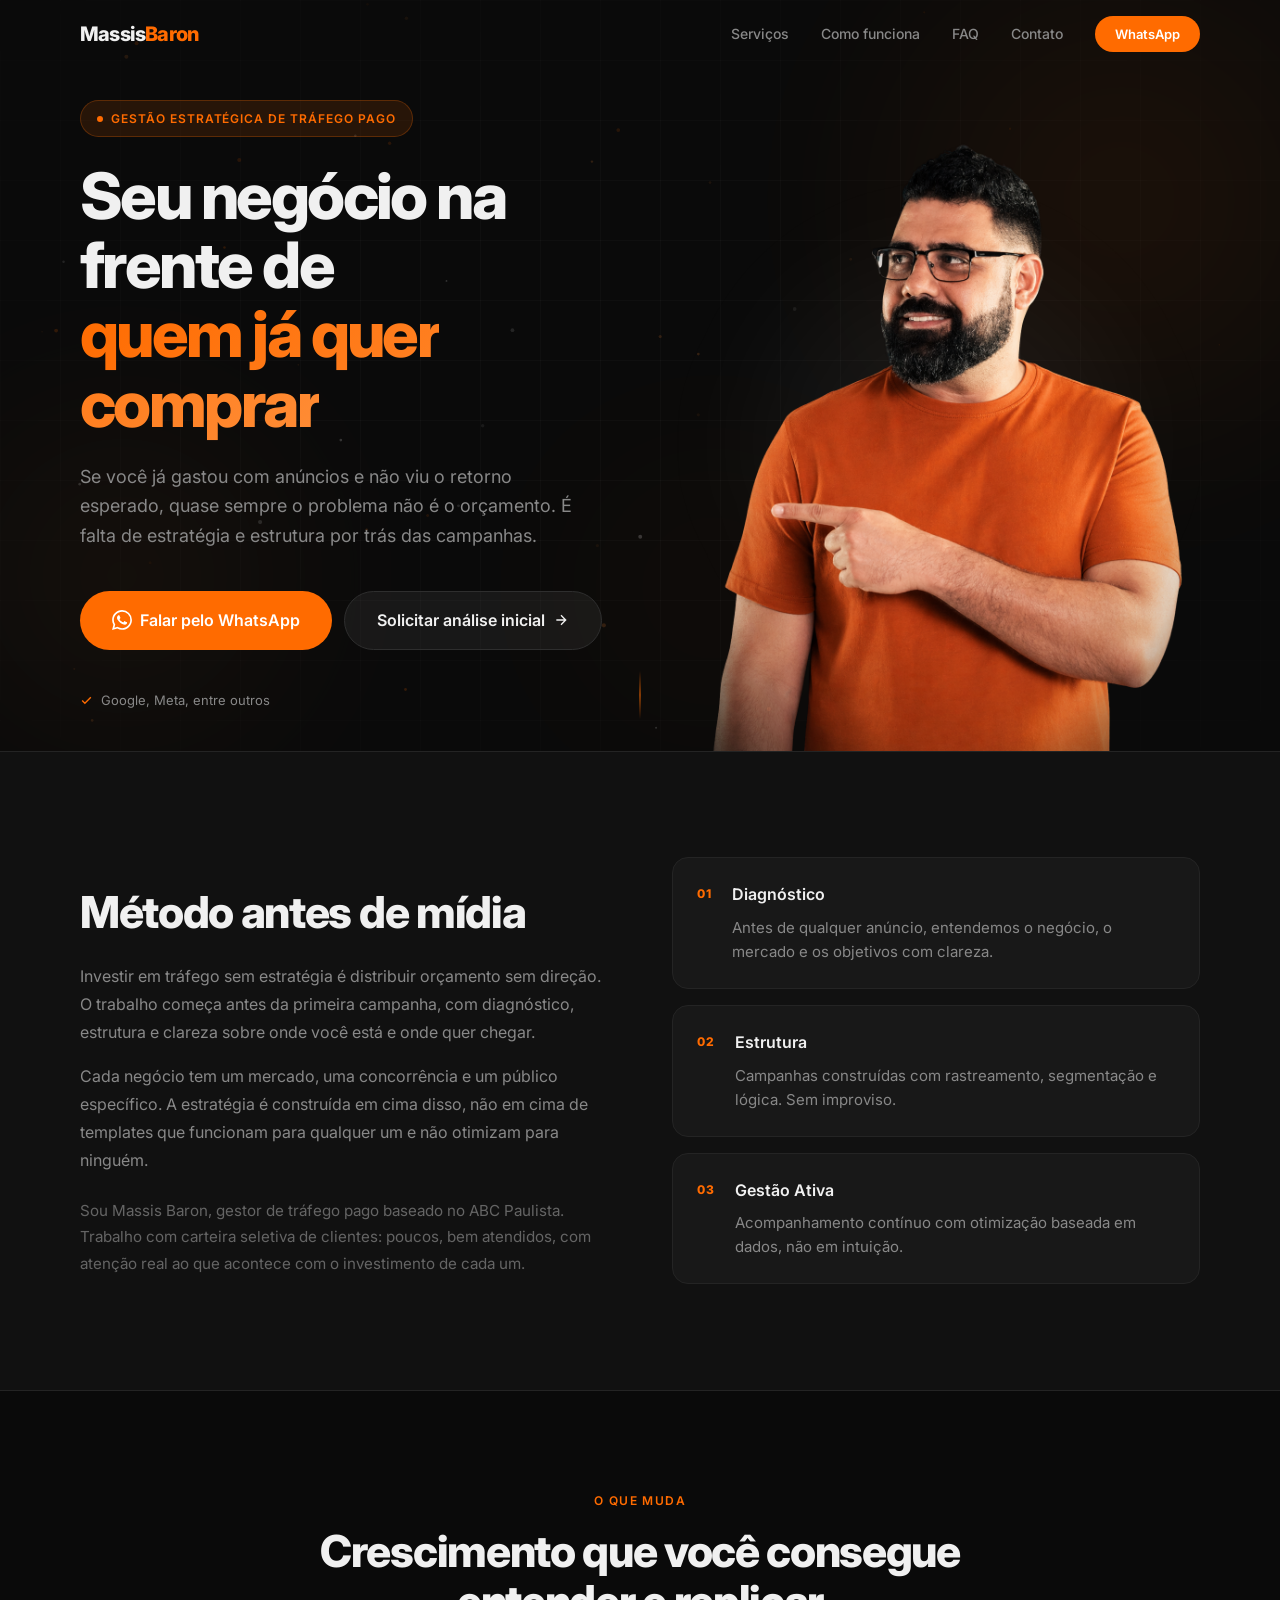
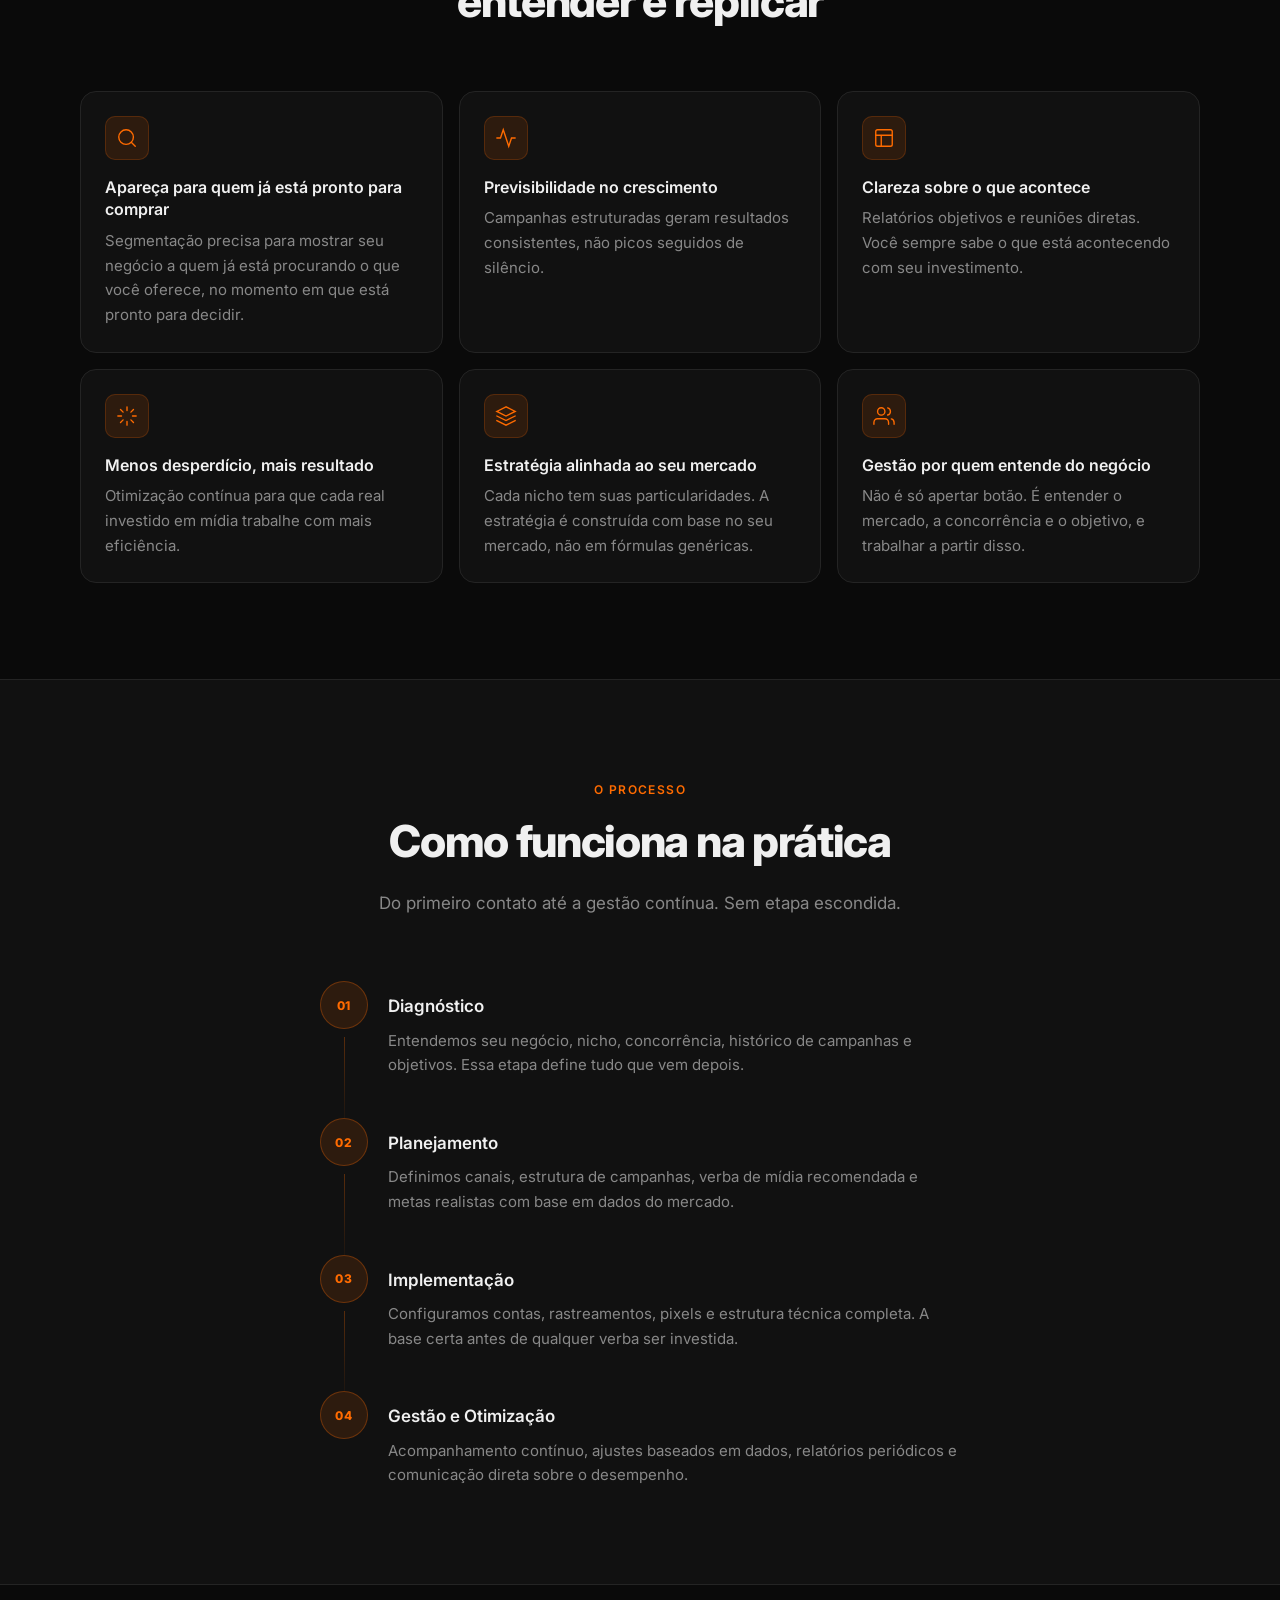
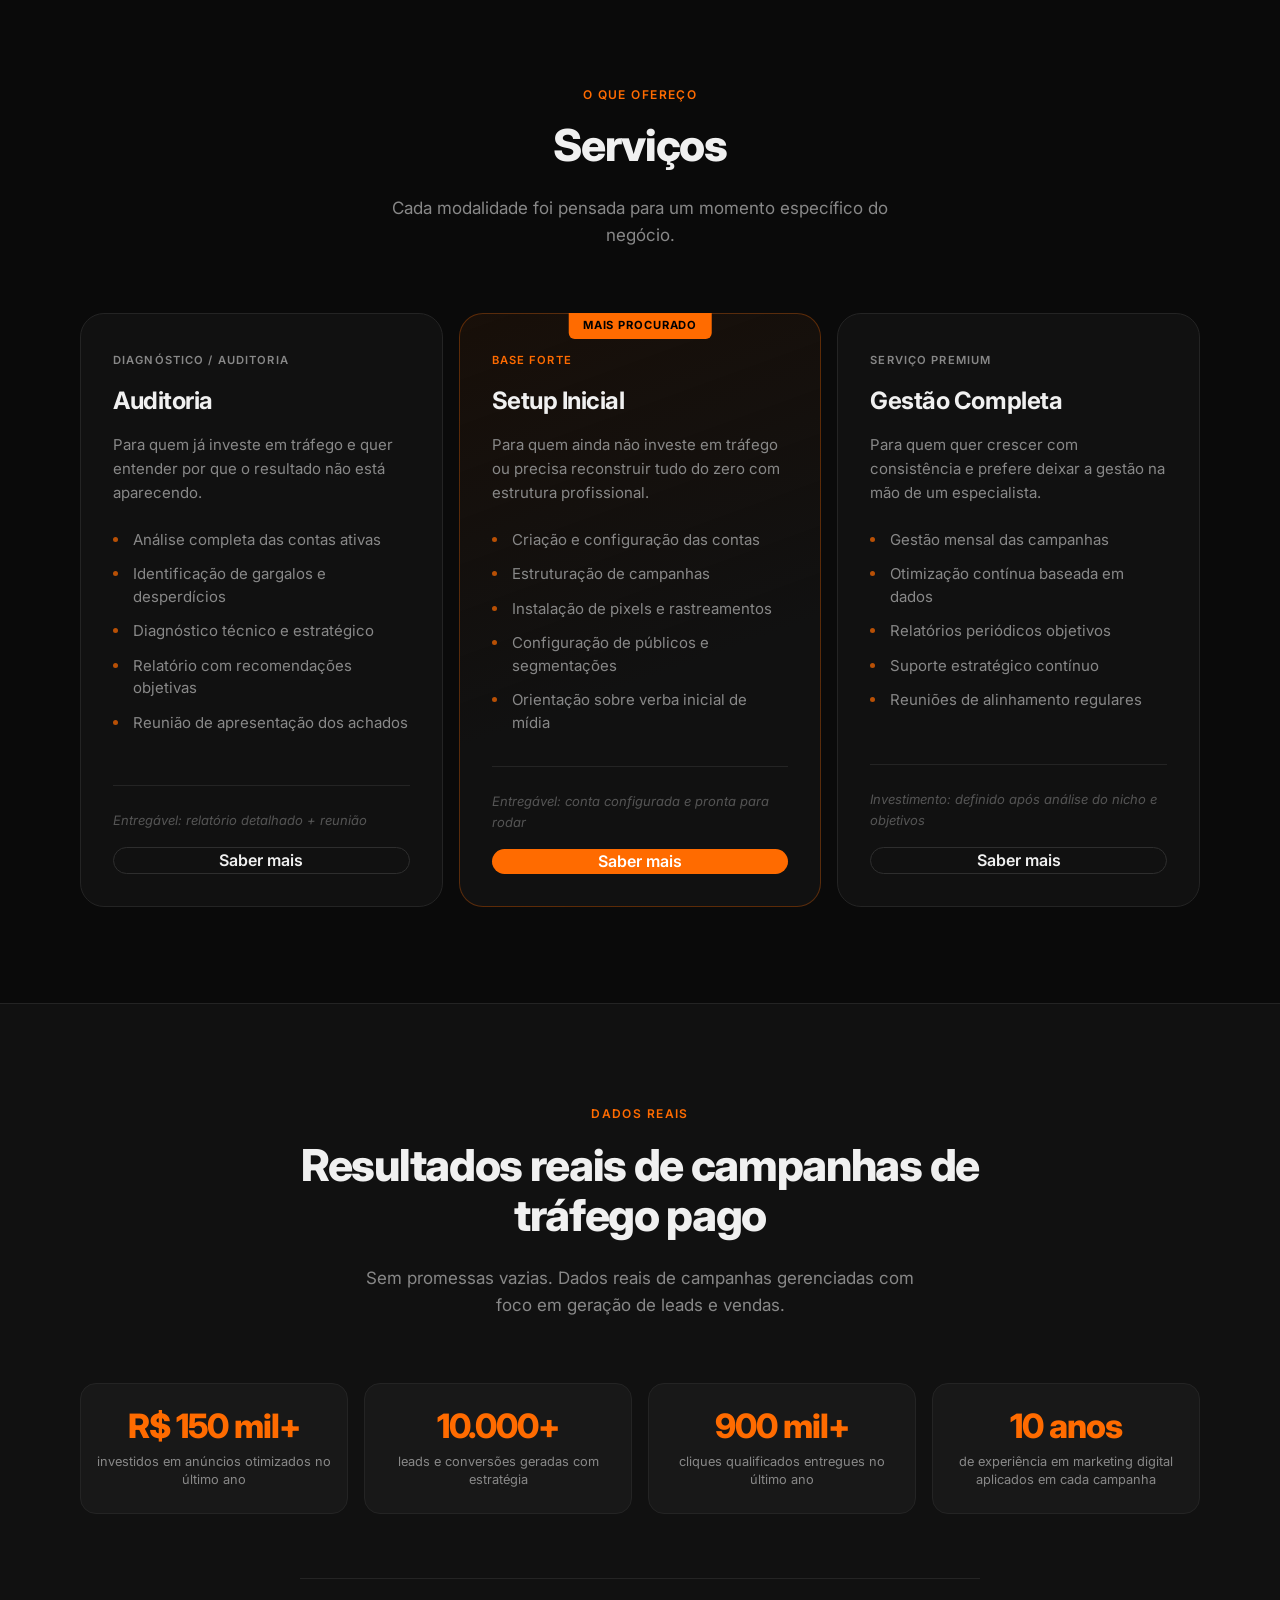
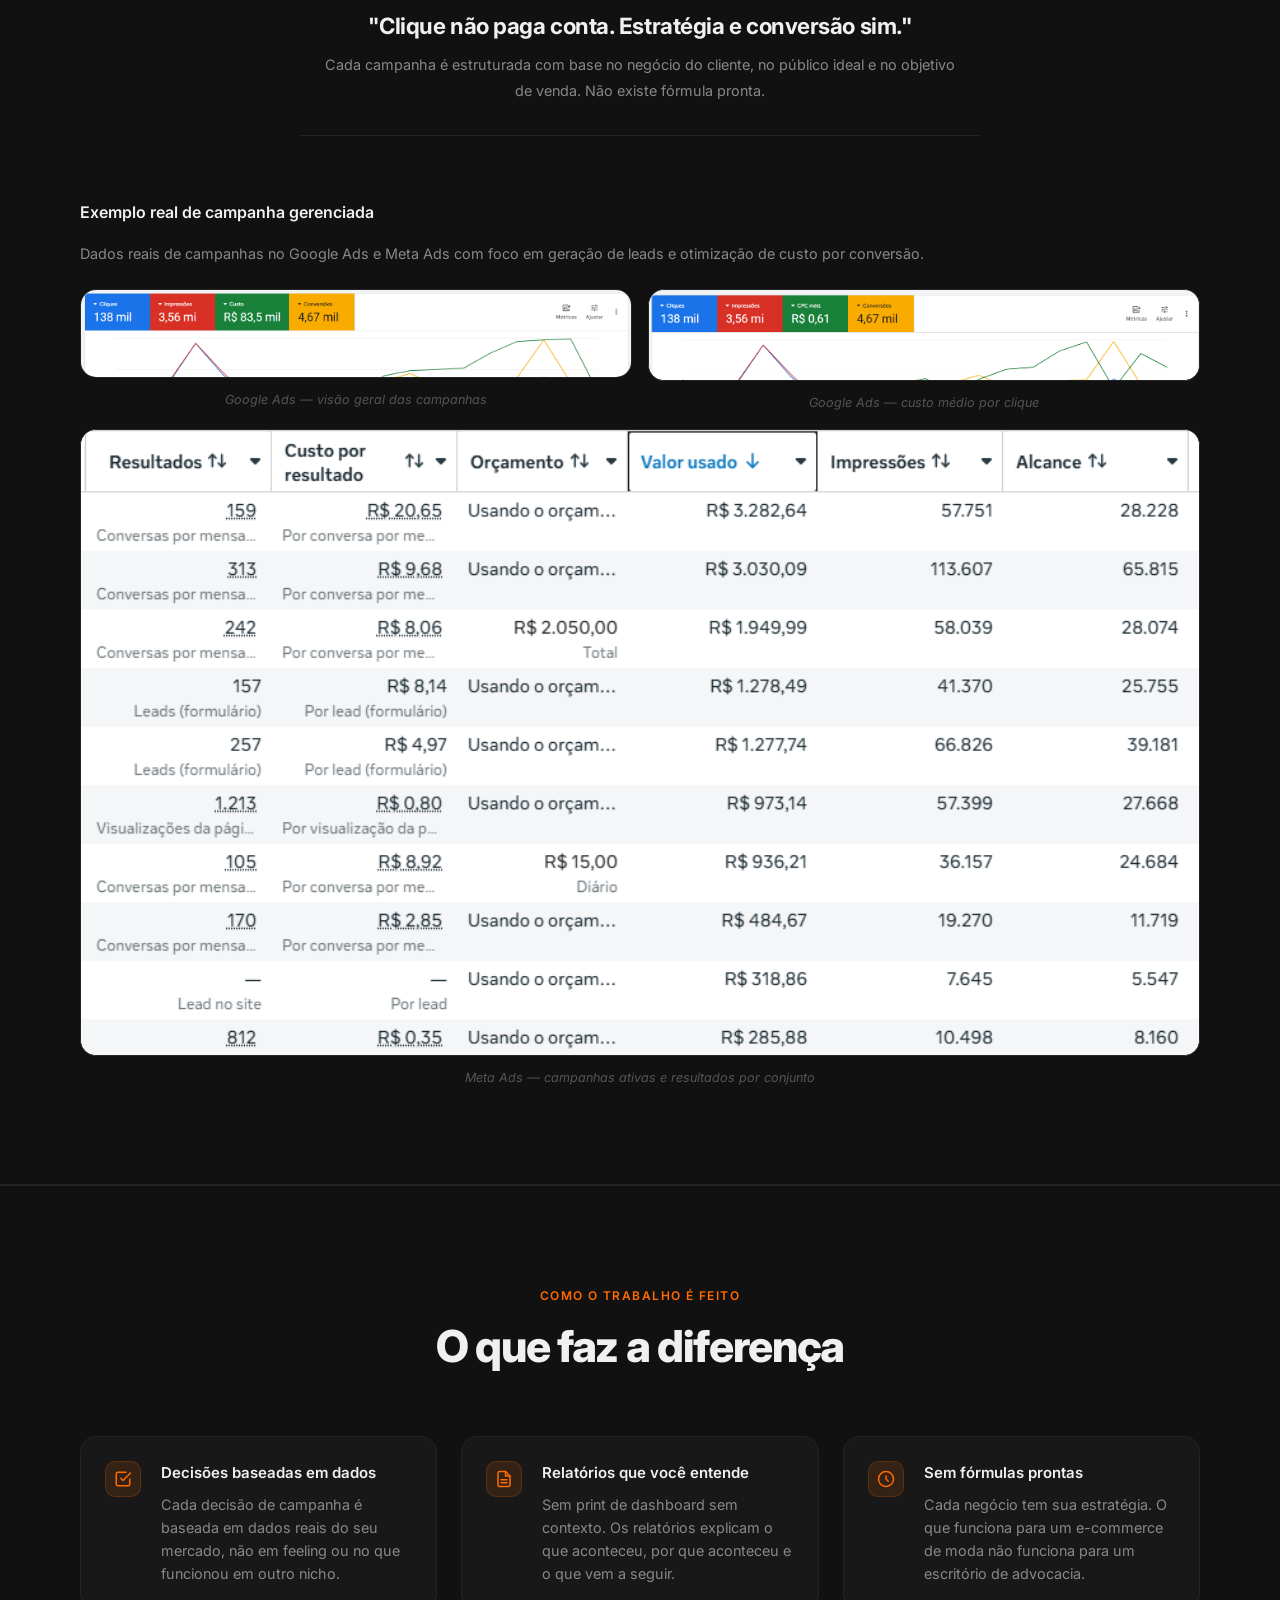
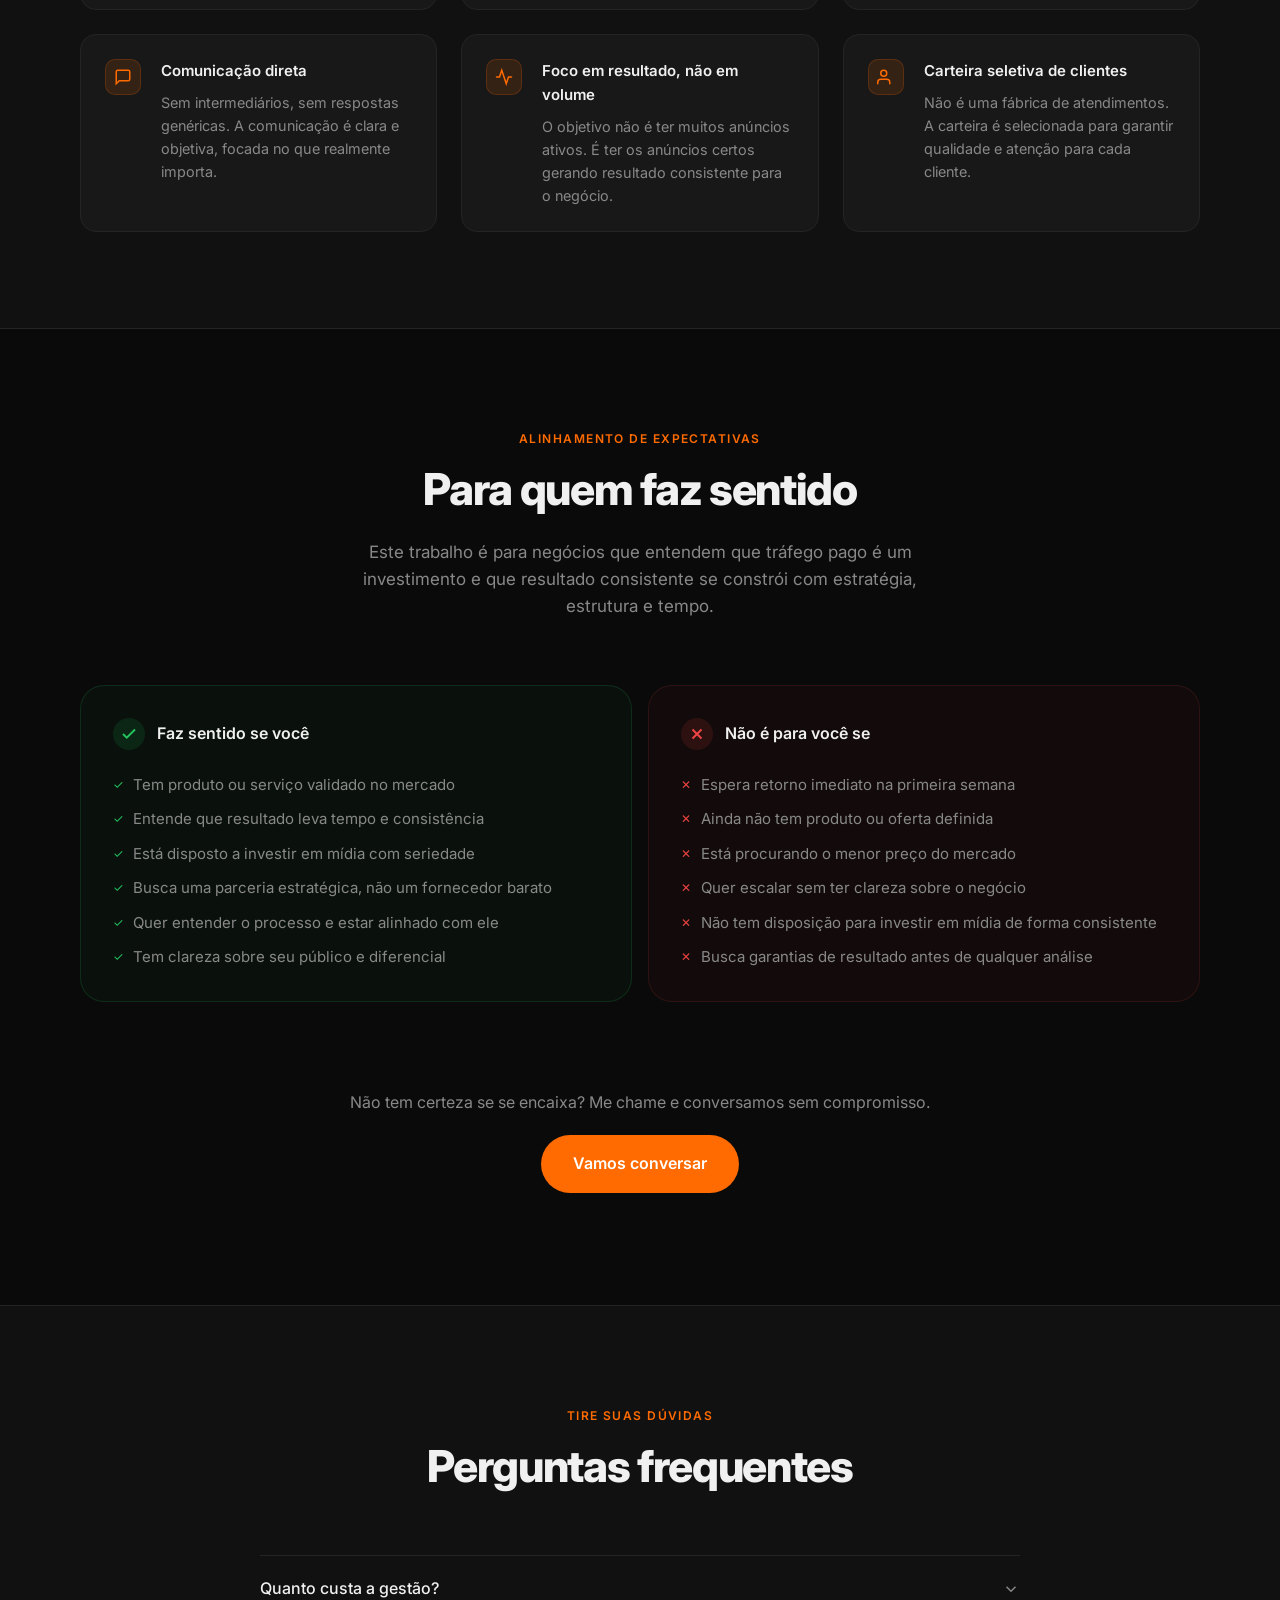
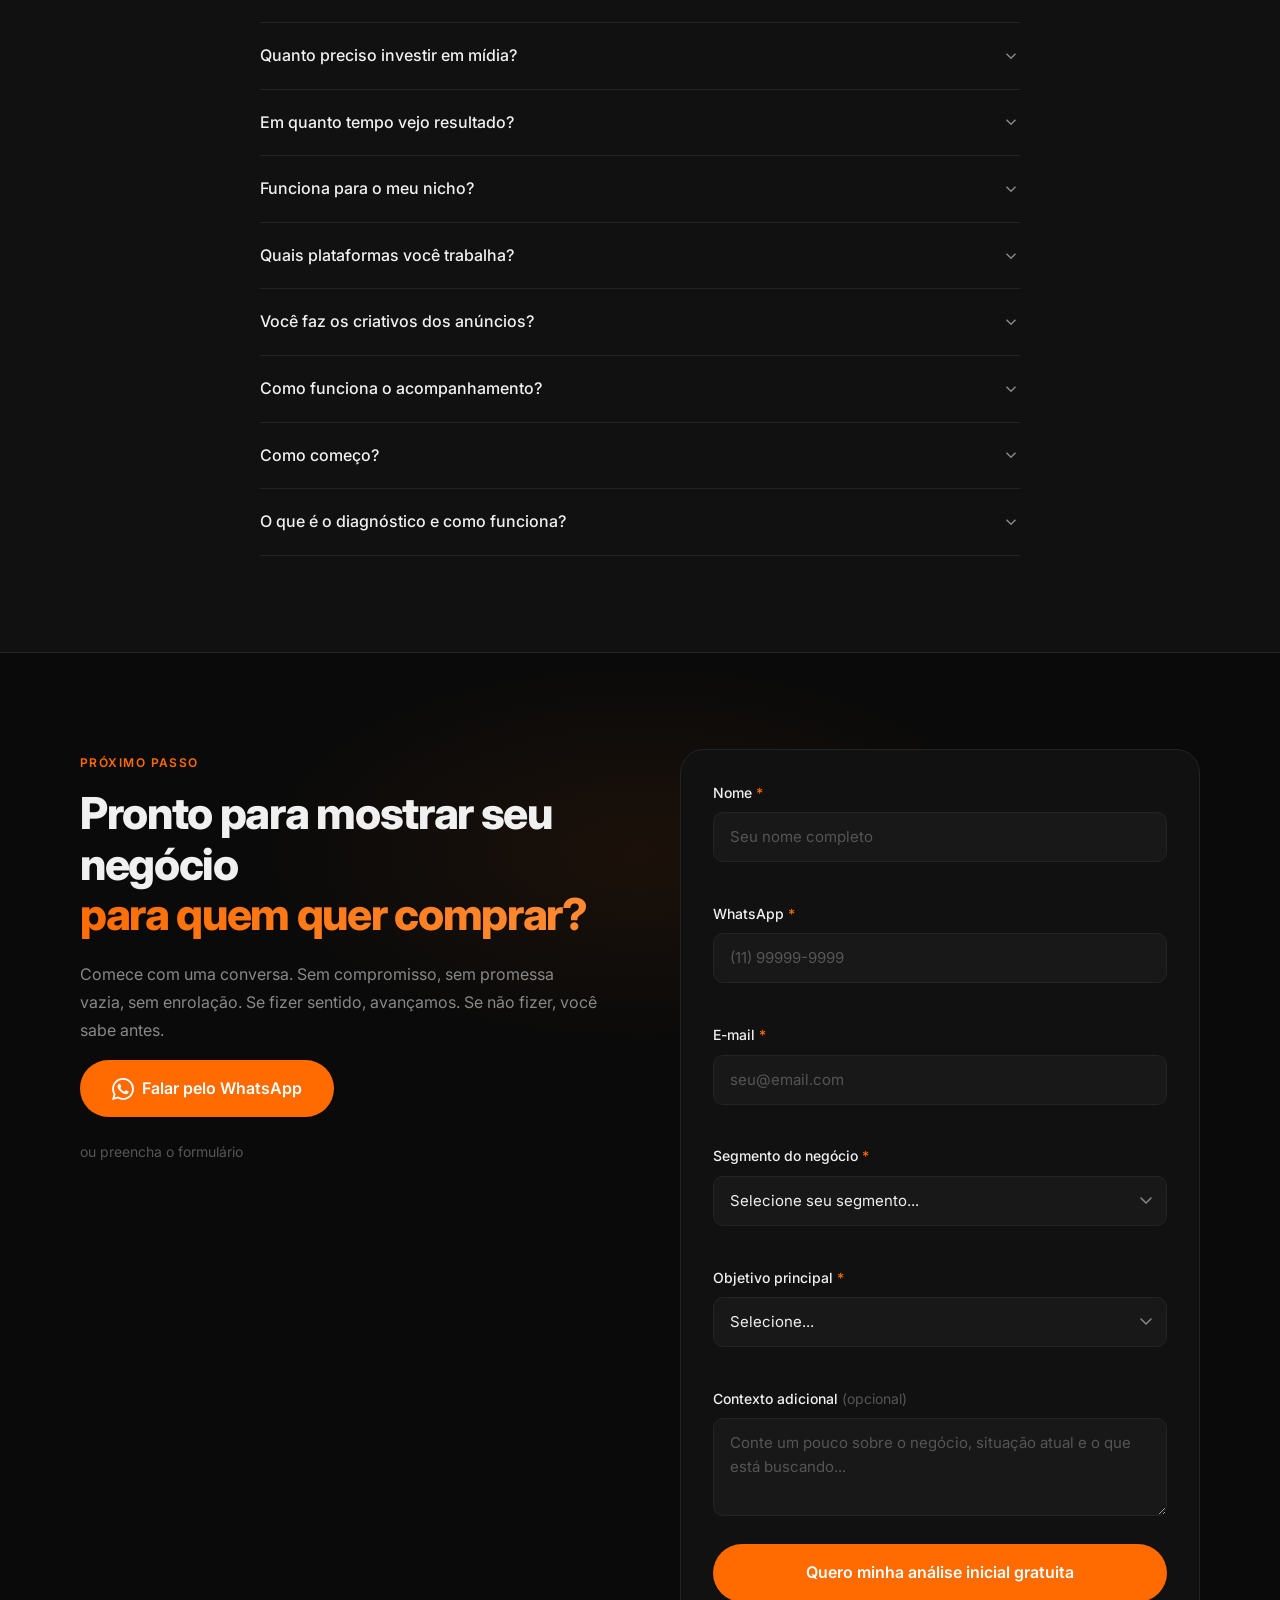
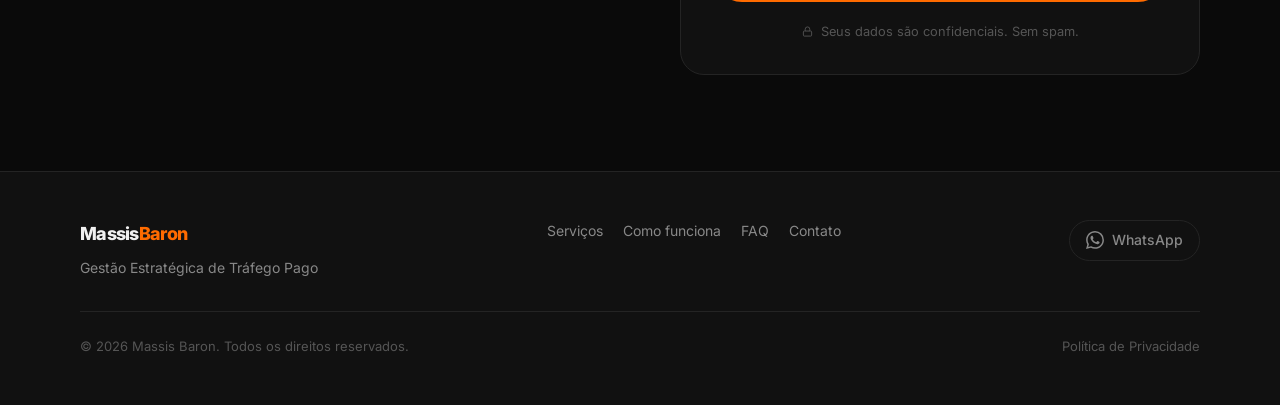
<file: index.html>
<!DOCTYPE html>
<html lang="pt-BR">
<head>
  <meta charset="UTF-8" />
  <meta name="viewport" content="width=device-width, initial-scale=1.0" />
  <meta name="description" content="Massis Baron — Gestão estratégica de tráfego pago para PMEs. Auditoria, setup e gestão completa de campanhas no Google Ads e Meta Ads. Mostre seu negócio para quem já quer comprar." />
  <meta name="keywords" content="tráfego pago, gestão de tráfego, Google Ads, Meta Ads, Facebook Ads, Instagram Ads, consultoria tráfego pago, Massis Baron, agência tráfego pago" />
  <meta name="author" content="Massis Baron" />
  <meta name="robots" content="index, follow" />
  <meta name="theme-color" content="#0A0A0A" />
  <meta name="facebook-domain-verification" content="alsfwae9no2fwus9t12mo4yz8g599n" />

  <!-- Open Graph -->
  <meta property="og:type" content="website" />
  <meta property="og:title" content="Massis Baron — Gestão Estratégica de Tráfego Pago" />
  <meta property="og:description" content="Mostre seu negócio para as pessoas certas no momento em que elas estão buscando. Estratégia, estrutura e gestão profissional de tráfego pago." />
  <meta property="og:url" content="https://publikey.com.br" />
  <meta property="og:image" content="assets/og-image.jpg" />
  <meta property="og:locale" content="pt_BR" />

  <!-- Twitter Card -->
  <meta name="twitter:card" content="summary_large_image" />
  <meta name="twitter:title" content="Massis Baron — Tráfego Pago Estratégico" />
  <meta name="twitter:description" content="Gestão profissional de tráfego pago para PMEs que levam crescimento a sério." />
  <meta name="twitter:image" content="assets/og-image.jpg" />

  <link rel="canonical" href="https://publikey.com.br" />

  <!-- Favicon -->
  <link rel="icon" type="image/svg+xml" href="assets/favicon.svg" />

  <!-- Google Fonts -->
  <link rel="preconnect" href="https://fonts.googleapis.com" />
  <link rel="preconnect" href="https://fonts.gstatic.com" crossorigin />
  <link href="https://fonts.googleapis.com/css2?family=Inter:wght@300;400;500;600;700;800&display=swap" rel="stylesheet" />

  <!-- CSS -->
  <link rel="stylesheet" href="style.css" />

  <title>Massis Baron — Gestão Estratégica de Tráfego Pago</title>

  <!-- JSON-LD Structured Data -->
  <script type="application/ld+json">
  {
    "@context": "https://schema.org",
    "@type": "ProfessionalService",
    "name": "Massis Baron",
    "description": "Gestão estratégica de tráfego pago para PMEs — auditoria, setup e gestão completa de campanhas no Google Ads e Meta Ads.",
    "serviceType": ["Gestão de Tráfego Pago", "Google Ads", "Meta Ads", "Consultoria de Marketing Digital"],
    "areaServed": { "@type": "Country", "name": "Brasil" },
    "url": "https://publikey.com.br",
    "contactPoint": {
      "@type": "ContactPoint",
      "contactType": "customer service",
      "availableLanguage": "Portuguese"
    }
  }
  </script>

  <!-- ═══════════════════════════════════════════════════
       TRACKING — Inserir os snippets nas posições abaixo
       ═══════════════════════════════════════════════════

  ① Google Tag Manager -->
  <script>(function(w,d,s,l,i){w[l]=w[l]||[];w[l].push({'gtm.start':
  new Date().getTime(),event:'gtm.js'});var f=d.getElementsByTagName(s)[0],
  j=d.createElement(s),dl=l!='dataLayer'?'&l='+l:'';j.async=true;j.src=
  'https://www.googletagmanager.com/gtm.js?id='+i+dl;f.parentNode.insertBefore(j,f);
  })(window,document,'script','dataLayer','GTM-TX3JM85W');</script>

  <!-- ② Microsoft Clarity -->
  <script type="text/javascript">
    (function(c,l,a,r,i,t,y){
        c[a]=c[a]||function(){(c[a].q=c[a].q||[]).push(arguments)};
        t=l.createElement(r);t.async=1;t.src="https://www.clarity.ms/tag/"+i;
        y=l.getElementsByTagName(r)[0];y.parentNode.insertBefore(t,y);
    })(window, document, "clarity", "script", "wiai8l693g");
  </script>

  <!-- ③ Meta Pixel — instalado via GTM -->
</head>
<body>

  <!-- Google Tag Manager (noscript) -->
  <noscript><iframe src="https://www.googletagmanager.com/ns.html?id=GTM-TX3JM85W"
  height="0" width="0" style="display:none;visibility:hidden"></iframe></noscript>
  <!-- End Google Tag Manager (noscript) -->

  <!-- ────────────────────────────────────────────────
       HEADER
  ──────────────────────────────────────────────── -->
  <header class="header" id="header" role="banner">
    <nav class="nav container" aria-label="Navegação principal">
      <a href="#hero" class="nav-logo" aria-label="Massis Baron — voltar ao início">
        <span class="logo-text">Massis<span class="logo-accent">Baron</span></span>
      </a>

      <ul class="nav-links" id="nav-links" role="list">
        <li><a href="#servicos" class="nav-link">Serviços</a></li>
        <li><a href="#como-funciona" class="nav-link">Como funciona</a></li>
        <li><a href="#faq" class="nav-link">FAQ</a></li>
        <li><a href="#contato" class="nav-link">Contato</a></li>
      </ul>

      <a href="https://wa.me/5511999371175?text=Olá%20Massis%2C%20gostaria%20de%20conversar%20sobre%20tráfego%20pago."
         class="btn btn-primary btn-sm nav-cta"
         target="_blank" rel="noopener noreferrer"
         aria-label="Falar pelo WhatsApp">
        WhatsApp
      </a>

      <button class="nav-toggle" id="nav-toggle" aria-label="Abrir menu de navegação" aria-expanded="false" aria-controls="nav-links">
        <span class="bar"></span>
        <span class="bar"></span>
        <span class="bar"></span>
      </button>
    </nav>
  </header>

  <main>

    <!-- ════════════════════════════════════════════════
         SEÇÃO 1 — HERO
    ════════════════════════════════════════════════ -->
    <section id="hero" class="hero" aria-label="Apresentação">

      <!-- Fundo animado -->
      <div class="hero-bg" aria-hidden="true">
        <canvas id="particles-canvas"></canvas>
        <div class="blob blob-1"></div>
        <div class="blob blob-2"></div>
        <div class="blob blob-3"></div>
        <div class="hero-grid-overlay"></div>
      </div>

      <div class="container hero-content">

        <!-- Coluna de texto -->
        <div class="hero-text">
          <span class="badge reveal">Gestão Estratégica de Tráfego Pago</span>

          <h1 class="hero-headline reveal">
            Seu negócio na frente de<br />
            <span class="text-gradient">quem já quer comprar</span>
          </h1>

          <p class="hero-sub reveal">
            Se você já gastou com anúncios e não viu o retorno esperado, quase sempre
            o problema não é o orçamento. É falta de estratégia e estrutura por trás das campanhas.
          </p>

          <div class="hero-ctas reveal">
            <a href="https://wa.me/5511999371175?text=Olá%20Massis%2C%20gostaria%20de%20conversar%20sobre%20tráfego%20pago."
               class="btn btn-primary btn-lg"
               target="_blank" rel="noopener noreferrer">
              <svg width="20" height="20" viewBox="0 0 24 24" fill="currentColor" aria-hidden="true" focusable="false">
                <path d="M17.472 14.382c-.297-.149-1.758-.867-2.03-.967-.273-.099-.471-.148-.67.15-.197.297-.767.966-.94 1.164-.173.199-.347.223-.644.075-.297-.15-1.255-.463-2.39-1.475-.883-.788-1.48-1.761-1.653-2.059-.173-.297-.018-.458.13-.606.134-.133.298-.347.446-.52.149-.174.198-.298.298-.497.099-.198.05-.371-.025-.52-.075-.149-.669-1.612-.916-2.207-.242-.579-.487-.5-.669-.51-.173-.008-.371-.01-.57-.01-.198 0-.52.074-.792.372-.272.297-1.04 1.016-1.04 2.479 0 1.462 1.065 2.875 1.213 3.074.149.198 2.096 3.2 5.077 4.487.709.306 1.262.489 1.694.625.712.227 1.36.195 1.871.118.571-.085 1.758-.719 2.006-1.413.248-.694.248-1.289.173-1.413-.074-.124-.272-.198-.57-.347m-5.421 7.403h-.004a9.87 9.87 0 01-5.031-1.378l-.361-.214-3.741.982.998-3.648-.235-.374a9.86 9.86 0 01-1.51-5.26c.001-5.45 4.436-9.884 9.888-9.884 2.64 0 5.122 1.03 6.988 2.898a9.825 9.825 0 012.893 6.994c-.003 5.45-4.437 9.884-9.885 9.884m8.413-18.297A11.815 11.815 0 0012.05 0C5.495 0 .16 5.335.157 11.892c0 2.096.547 4.142 1.588 5.945L.057 24l6.305-1.654a11.882 11.882 0 005.683 1.448h.005c6.554 0 11.89-5.335 11.893-11.893a11.821 11.821 0 00-3.48-8.413Z"/>
              </svg>
              Falar pelo WhatsApp
            </a>

            <a href="#contato" class="btn btn-ghost btn-lg">
              Solicitar análise inicial
              <svg width="16" height="16" viewBox="0 0 24 24" fill="none" stroke="currentColor" stroke-width="2" aria-hidden="true" focusable="false">
                <path d="M5 12h14M12 5l7 7-7 7"/>
              </svg>
            </a>
          </div>

          <div class="hero-trust reveal" aria-label="Plataformas">
            <span class="trust-item">
              <svg width="13" height="13" viewBox="0 0 24 24" fill="none" stroke="currentColor" stroke-width="2.5" aria-hidden="true"><polyline points="20 6 9 17 4 12"/></svg>
              Google, Meta, entre outros
            </span>
          </div>
        </div><!-- /hero-text -->

        <!-- Coluna visual — foto -->
        <div class="hero-visual" aria-hidden="true">
          <img
            src="assets/hero-photo.png"
            alt="Massis Baron aponta para o headline da página"
            class="hero-photo"
            loading="eager"
            decoding="async"
            width="520"
            height="600"
          />
        </div><!-- /hero-visual -->

      </div>

      <div class="hero-scroll-indicator" aria-hidden="true">
        <span class="scroll-line"></span>
      </div>
    </section>

    <!-- ════════════════════════════════════════════════
         SEÇÃO 2 — AUTORIDADE / MÉTODO
    ════════════════════════════════════════════════ -->
    <section id="autoridade" class="section-authority" aria-labelledby="authority-heading">
      <div class="container">
        <div class="authority-inner">
          <div class="authority-text">
            <span class="section-label reveal">Por que funciona</span>
            <h2 class="section-title reveal" id="authority-heading">Método antes de mídia</h2>
            <p class="section-body reveal">
              Investir em tráfego sem estratégia é distribuir orçamento sem direção.
              O trabalho começa antes da primeira campanha, com diagnóstico,
              estrutura e clareza sobre onde você está e onde quer chegar.
            </p>
            <p class="section-body reveal">
              Cada negócio tem um mercado, uma concorrência e um público específico.
              A estratégia é construída em cima disso, não em cima de templates
              que funcionam para qualquer um e não otimizam para ninguém.
            </p>
            <p class="section-body reveal" style="margin-top: 1.5rem; opacity: 0.7; font-size: 0.95rem;">
              Sou Massis Baron, gestor de tráfego pago baseado no ABC Paulista. Trabalho com carteira seletiva de clientes: poucos, bem atendidos, com atenção real ao que acontece com o investimento de cada um.
            </p>
          </div>

          <div class="authority-pillars">
            <div class="pillar reveal">
              <div class="pillar-number" aria-hidden="true">01</div>
              <div class="pillar-content">
                <h3>Diagnóstico</h3>
                <p>Antes de qualquer anúncio, entendemos o negócio, o mercado e os objetivos com clareza.</p>
              </div>
            </div>
            <div class="pillar reveal">
              <div class="pillar-number" aria-hidden="true">02</div>
              <div class="pillar-content">
                <h3>Estrutura</h3>
                <p>Campanhas construídas com rastreamento, segmentação e lógica. Sem improviso.</p>
              </div>
            </div>
            <div class="pillar reveal">
              <div class="pillar-number" aria-hidden="true">03</div>
              <div class="pillar-content">
                <h3>Gestão Ativa</h3>
                <p>Acompanhamento contínuo com otimização baseada em dados, não em intuição.</p>
              </div>
            </div>
          </div>
        </div>
      </div>
    </section>

    <!-- ════════════════════════════════════════════════
         SEÇÃO 3 — BENEFÍCIOS
    ════════════════════════════════════════════════ -->
    <section id="beneficios" class="section-benefits" aria-labelledby="benefits-heading">
      <div class="container">
        <div class="section-header">
          <span class="section-label reveal">O que muda</span>
          <h2 class="section-title reveal" id="benefits-heading">Crescimento que você consegue entender e replicar</h2>
        </div>

        <div class="benefits-grid">
          <article class="benefit-card reveal">
            <div class="benefit-icon" aria-hidden="true">
              <svg width="22" height="22" viewBox="0 0 24 24" fill="none" stroke="currentColor" stroke-width="1.5" stroke-linecap="round">
                <circle cx="11" cy="11" r="8"/><path d="m21 21-4.35-4.35"/>
              </svg>
            </div>
            <h3>Apareça para quem já está pronto para comprar</h3>
            <p>Segmentação precisa para mostrar seu negócio a quem já está procurando o que você oferece, no momento em que está pronto para decidir.</p>
          </article>

          <article class="benefit-card reveal">
            <div class="benefit-icon" aria-hidden="true">
              <svg width="22" height="22" viewBox="0 0 24 24" fill="none" stroke="currentColor" stroke-width="1.5" stroke-linecap="round">
                <polyline points="22 12 18 12 15 21 9 3 6 12 2 12"/>
              </svg>
            </div>
            <h3>Previsibilidade no crescimento</h3>
            <p>Campanhas estruturadas geram resultados consistentes, não picos seguidos de silêncio.</p>
          </article>

          <article class="benefit-card reveal">
            <div class="benefit-icon" aria-hidden="true">
              <svg width="22" height="22" viewBox="0 0 24 24" fill="none" stroke="currentColor" stroke-width="1.5" stroke-linecap="round">
                <rect x="3" y="3" width="18" height="18" rx="2"/><path d="M3 9h18M9 21V9"/>
              </svg>
            </div>
            <h3>Clareza sobre o que acontece</h3>
            <p>Relatórios objetivos e reuniões diretas. Você sempre sabe o que está acontecendo com seu investimento.</p>
          </article>

          <article class="benefit-card reveal">
            <div class="benefit-icon" aria-hidden="true">
              <svg width="22" height="22" viewBox="0 0 24 24" fill="none" stroke="currentColor" stroke-width="1.5" stroke-linecap="round">
                <path d="M12 2v4M12 18v4M4.93 4.93l2.83 2.83M16.24 16.24l2.83 2.83M2 12h4M18 12h4M4.93 19.07l2.83-2.83M16.24 7.76l2.83-2.83"/>
              </svg>
            </div>
            <h3>Menos desperdício, mais resultado</h3>
            <p>Otimização contínua para que cada real investido em mídia trabalhe com mais eficiência.</p>
          </article>

          <article class="benefit-card reveal">
            <div class="benefit-icon" aria-hidden="true">
              <svg width="22" height="22" viewBox="0 0 24 24" fill="none" stroke="currentColor" stroke-width="1.5" stroke-linecap="round">
                <path d="M12 2L2 7l10 5 10-5-10-5z"/><path d="M2 17l10 5 10-5"/><path d="M2 12l10 5 10-5"/>
              </svg>
            </div>
            <h3>Estratégia alinhada ao seu mercado</h3>
            <p>Cada nicho tem suas particularidades. A estratégia é construída com base no seu mercado, não em fórmulas genéricas.</p>
          </article>

          <article class="benefit-card reveal">
            <div class="benefit-icon" aria-hidden="true">
              <svg width="22" height="22" viewBox="0 0 24 24" fill="none" stroke="currentColor" stroke-width="1.5" stroke-linecap="round">
                <path d="M17 21v-2a4 4 0 0 0-4-4H5a4 4 0 0 0-4 4v2"/><circle cx="9" cy="7" r="4"/><path d="M23 21v-2a4 4 0 0 0-3-3.87"/><path d="M16 3.13a4 4 0 0 1 0 7.75"/>
              </svg>
            </div>
            <h3>Gestão por quem entende do negócio</h3>
            <p>Não é só apertar botão. É entender o mercado, a concorrência e o objetivo, e trabalhar a partir disso.</p>
          </article>
        </div>
      </div>
    </section>

    <!-- ════════════════════════════════════════════════
         SEÇÃO 4 — COMO FUNCIONA
    ════════════════════════════════════════════════ -->
    <section id="como-funciona" class="section-process" aria-labelledby="process-heading">
      <div class="container">
        <div class="section-header">
          <span class="section-label reveal">O processo</span>
          <h2 class="section-title reveal" id="process-heading">Como funciona na prática</h2>
          <p class="section-desc reveal">Do primeiro contato até a gestão contínua. Sem etapa escondida.</p>
        </div>

        <ol class="process-steps" role="list">
          <li class="process-step reveal">
            <div class="step-indicator" aria-hidden="true">
              <div class="step-dot"><span>01</span></div>
              <div class="step-line"></div>
            </div>
            <div class="step-content">
              <h3>Diagnóstico</h3>
              <p>Entendemos seu negócio, nicho, concorrência, histórico de campanhas e objetivos. Essa etapa define tudo que vem depois.</p>
            </div>
          </li>

          <li class="process-step reveal">
            <div class="step-indicator" aria-hidden="true">
              <div class="step-dot"><span>02</span></div>
              <div class="step-line"></div>
            </div>
            <div class="step-content">
              <h3>Planejamento</h3>
              <p>Definimos canais, estrutura de campanhas, verba de mídia recomendada e metas realistas com base em dados do mercado.</p>
            </div>
          </li>

          <li class="process-step reveal">
            <div class="step-indicator" aria-hidden="true">
              <div class="step-dot"><span>03</span></div>
              <div class="step-line"></div>
            </div>
            <div class="step-content">
              <h3>Implementação</h3>
              <p>Configuramos contas, rastreamentos, pixels e estrutura técnica completa. A base certa antes de qualquer verba ser investida.</p>
            </div>
          </li>

          <li class="process-step reveal">
            <div class="step-indicator" aria-hidden="true">
              <div class="step-dot"><span>04</span></div>
              <div class="step-line step-line--last"></div>
            </div>
            <div class="step-content">
              <h3>Gestão e Otimização</h3>
              <p>Acompanhamento contínuo, ajustes baseados em dados, relatórios periódicos e comunicação direta sobre o desempenho.</p>
            </div>
          </li>
        </ol>
      </div>
    </section>

    <!-- ════════════════════════════════════════════════
         SEÇÃO 5 — SERVIÇOS
    ════════════════════════════════════════════════ -->
    <section id="servicos" class="section-services" aria-labelledby="services-heading">
      <div class="container">
        <div class="section-header">
          <span class="section-label reveal">O que ofereço</span>
          <h2 class="section-title reveal" id="services-heading">Serviços</h2>
          <p class="section-desc reveal">Cada modalidade foi pensada para um momento específico do negócio.</p>
        </div>

        <div class="services-grid">
          <!-- Auditoria -->
          <article class="service-card reveal">
            <div class="service-top">
              <span class="service-tag">Diagnóstico / Auditoria</span>
              <h3 class="service-title">Auditoria</h3>
              <p class="service-desc">Para quem já investe em tráfego e quer entender por que o resultado não está aparecendo.</p>
            </div>
            <ul class="service-list" role="list">
              <li>Análise completa das contas ativas</li>
              <li>Identificação de gargalos e desperdícios</li>
              <li>Diagnóstico técnico e estratégico</li>
              <li>Relatório com recomendações objetivas</li>
              <li>Reunião de apresentação dos achados</li>
            </ul>
            <div class="service-footer">
              <p class="service-deliverable">Entregável: relatório detalhado + reunião</p>
              <a href="https://wa.me/5511999371175?text=Olá%20Massis%2C%20tenho%20interesse%20na%20Auditoria%20de%20tráfego."
                 class="btn btn-outline"
                 target="_blank" rel="noopener noreferrer">
                Saber mais
              </a>
            </div>
          </article>

          <!-- Setup Inicial — destaque -->
          <article class="service-card service-card--featured reveal">
            <div class="service-top">
              <span class="service-tag service-tag--accent">Base Forte</span>
              <h3 class="service-title">Setup Inicial</h3>
              <p class="service-desc">Para quem ainda não investe em tráfego ou precisa reconstruir tudo do zero com estrutura profissional.</p>
            </div>
            <ul class="service-list" role="list">
              <li>Criação e configuração das contas</li>
              <li>Estruturação de campanhas</li>
              <li>Instalação de pixels e rastreamentos</li>
              <li>Configuração de públicos e segmentações</li>
              <li>Orientação sobre verba inicial de mídia</li>
            </ul>
            <div class="service-footer">
              <p class="service-deliverable">Entregável: conta configurada e pronta para rodar</p>
              <a href="https://wa.me/5511999371175?text=Olá%20Massis%2C%20tenho%20interesse%20no%20Setup%20Inicial."
                 class="btn btn-primary"
                 target="_blank" rel="noopener noreferrer">
                Saber mais
              </a>
            </div>
          </article>

          <!-- Gestão Completa -->
          <article class="service-card reveal">
            <div class="service-top">
              <span class="service-tag">Serviço Premium</span>
              <h3 class="service-title">Gestão Completa</h3>
              <p class="service-desc">Para quem quer crescer com consistência e prefere deixar a gestão na mão de um especialista.</p>
            </div>
            <ul class="service-list" role="list">
              <li>Gestão mensal das campanhas</li>
              <li>Otimização contínua baseada em dados</li>
              <li>Relatórios periódicos objetivos</li>
              <li>Suporte estratégico contínuo</li>
              <li>Reuniões de alinhamento regulares</li>
            </ul>
            <div class="service-footer">
              <p class="service-deliverable">Investimento: definido após análise do nicho e objetivos</p>
              <a href="https://wa.me/5511999371175?text=Olá%20Massis%2C%20tenho%20interesse%20na%20Gestão%20Completa."
                 class="btn btn-outline"
                 target="_blank" rel="noopener noreferrer">
                Saber mais
              </a>
            </div>
          </article>
        </div>
      </div>
    </section>

    <!-- ════════════════════════════════════════════════
         SEÇÃO 5B — RESULTADOS / PROVA SOCIAL
    ════════════════════════════════════════════════ -->
    <section id="resultados" class="section-results" aria-labelledby="results-heading">
      <div class="container">
        <div class="section-header">
          <span class="section-label reveal">Dados reais</span>
          <h2 class="section-title reveal" id="results-heading">Resultados reais de campanhas de tráfego pago</h2>
          <p class="section-desc reveal">Sem promessas vazias. Dados reais de campanhas gerenciadas com foco em geração de leads e vendas.</p>
        </div>

        <!-- Métricas -->
        <div class="results-metrics">
          <div class="metric-card reveal">
            <span class="metric-value">R$ 150 mil+</span>
            <span class="metric-label">investidos em anúncios otimizados no último ano</span>
          </div>
          <div class="metric-card reveal">
            <span class="metric-value">10.000+</span>
            <span class="metric-label">leads e conversões geradas com estratégia</span>
          </div>
          <div class="metric-card reveal">
            <span class="metric-value">900 mil+</span>
            <span class="metric-label">cliques qualificados entregues no último ano</span>
          </div>
          <div class="metric-card reveal">
            <span class="metric-value">10 anos</span>
            <span class="metric-label">de experiência em marketing digital aplicados em cada campanha</span>
          </div>
        </div>

        <!-- Frase de impacto -->
        <div class="results-quote reveal">
          <p>"Clique não paga conta. Estratégia e conversão sim."</p>
          <span>Cada campanha é estruturada com base no negócio do cliente, no público ideal e no objetivo de venda. Não existe fórmula pronta.</span>
        </div>

        <!-- Galeria de prints -->
        <div class="results-gallery">
          <p class="results-gallery-label reveal">Exemplo real de campanha gerenciada</p>
          <p class="results-gallery-desc reveal">Dados reais de campanhas no Google Ads e Meta Ads com foco em geração de leads e otimização de custo por conversão.</p>
          <figure class="print-card reveal">
            <div class="print-wrap print-wrap--chart">
              <img src="assets/print-1.png" alt="Google Ads — 138 mil cliques, 4.670 conversões e R$ 83,5 mil em verba" loading="lazy" />
            </div>
            <figcaption>Google Ads — visão geral das campanhas</figcaption>
          </figure>

          <figure class="print-card reveal">
            <div class="print-wrap print-wrap--chart">
              <img src="assets/print-2.png" alt="Google Ads — CPC médio de R$ 0,61" loading="lazy" />
            </div>
            <figcaption>Google Ads — custo médio por clique</figcaption>
          </figure>

          <figure class="print-card print-card--wide reveal">
            <div class="print-wrap">
              <img src="assets/print-3.png" alt="Meta Ads — resultados de campanhas ativas" loading="lazy" />
            </div>
            <figcaption>Meta Ads — campanhas ativas e resultados por conjunto</figcaption>
          </figure>
        </div>
      </div>
    </section>

    <!-- ════════════════════════════════════════════════
         SEÇÃO 6 — DIFERENCIAIS
    ════════════════════════════════════════════════ -->
    <section id="diferenciais" class="section-differentials" aria-labelledby="differentials-heading">
      <div class="container">
        <div class="section-header">
          <span class="section-label reveal">Como o trabalho é feito</span>
          <h2 class="section-title reveal" id="differentials-heading">O que faz a diferença</h2>
        </div>

        <div class="differentials-grid">
          <div class="differential reveal">
            <div class="diff-icon" aria-hidden="true">
              <svg width="18" height="18" viewBox="0 0 24 24" fill="none" stroke="currentColor" stroke-width="2" stroke-linecap="round">
                <path d="M9 11l3 3L22 4"/><path d="M21 12v7a2 2 0 01-2 2H5a2 2 0 01-2-2V5a2 2 0 012-2h11"/>
              </svg>
            </div>
            <div>
              <h3>Decisões baseadas em dados</h3>
              <p>Cada decisão de campanha é baseada em dados reais do seu mercado, não em feeling ou no que funcionou em outro nicho.</p>
            </div>
          </div>

          <div class="differential reveal">
            <div class="diff-icon" aria-hidden="true">
              <svg width="18" height="18" viewBox="0 0 24 24" fill="none" stroke="currentColor" stroke-width="2" stroke-linecap="round">
                <path d="M14 2H6a2 2 0 00-2 2v16a2 2 0 002 2h12a2 2 0 002-2V8z"/><polyline points="14 2 14 8 20 8"/><line x1="16" y1="13" x2="8" y2="13"/><line x1="16" y1="17" x2="8" y2="17"/>
              </svg>
            </div>
            <div>
              <h3>Relatórios que você entende</h3>
              <p>Sem print de dashboard sem contexto. Os relatórios explicam o que aconteceu, por que aconteceu e o que vem a seguir.</p>
            </div>
          </div>

          <div class="differential reveal">
            <div class="diff-icon" aria-hidden="true">
              <svg width="18" height="18" viewBox="0 0 24 24" fill="none" stroke="currentColor" stroke-width="2" stroke-linecap="round">
                <circle cx="12" cy="12" r="10"/><path d="M12 8v4l3 3"/>
              </svg>
            </div>
            <div>
              <h3>Sem fórmulas prontas</h3>
              <p>Cada negócio tem sua estratégia. O que funciona para um e-commerce de moda não funciona para um escritório de advocacia.</p>
            </div>
          </div>

          <div class="differential reveal">
            <div class="diff-icon" aria-hidden="true">
              <svg width="18" height="18" viewBox="0 0 24 24" fill="none" stroke="currentColor" stroke-width="2" stroke-linecap="round">
                <path d="M21 15a2 2 0 01-2 2H7l-4 4V5a2 2 0 012-2h14a2 2 0 012 2z"/>
              </svg>
            </div>
            <div>
              <h3>Comunicação direta</h3>
              <p>Sem intermediários, sem respostas genéricas. A comunicação é clara e objetiva, focada no que realmente importa.</p>
            </div>
          </div>

          <div class="differential reveal">
            <div class="diff-icon" aria-hidden="true">
              <svg width="18" height="18" viewBox="0 0 24 24" fill="none" stroke="currentColor" stroke-width="2" stroke-linecap="round">
                <polyline points="22 12 18 12 15 21 9 3 6 12 2 12"/>
              </svg>
            </div>
            <div>
              <h3>Foco em resultado, não em volume</h3>
              <p>O objetivo não é ter muitos anúncios ativos. É ter os anúncios certos gerando resultado consistente para o negócio.</p>
            </div>
          </div>

          <div class="differential reveal">
            <div class="diff-icon" aria-hidden="true">
              <svg width="18" height="18" viewBox="0 0 24 24" fill="none" stroke="currentColor" stroke-width="2" stroke-linecap="round">
                <path d="M17 21v-2a4 4 0 00-4-4H5a4 4 0 00-4 4v2"/><circle cx="9" cy="7" r="4"/>
              </svg>
            </div>
            <div>
              <h3>Carteira seletiva de clientes</h3>
              <p>Não é uma fábrica de atendimentos. A carteira é selecionada para garantir qualidade e atenção para cada cliente.</p>
            </div>
          </div>
        </div>
      </div>
    </section>

    <!-- ════════════════════════════════════════════════
         SEÇÃO 7 — QUALIFICAÇÃO DO LEAD
    ════════════════════════════════════════════════ -->
    <section id="qualificacao" class="section-qualification" aria-labelledby="qual-heading">
      <div class="container">
        <div class="section-header">
          <span class="section-label reveal">Alinhamento de expectativas</span>
          <h2 class="section-title reveal" id="qual-heading">Para quem faz sentido</h2>
          <p class="section-desc reveal">
            Este trabalho é para negócios que entendem que tráfego pago é um investimento
            e que resultado consistente se constrói com estratégia, estrutura e tempo.
          </p>
        </div>

        <div class="qualification-grid">
          <div class="qual-card qual-card--yes reveal">
            <div class="qual-header">
              <div class="qual-icon qual-icon--yes" aria-hidden="true">
                <svg width="18" height="18" viewBox="0 0 24 24" fill="none" stroke="currentColor" stroke-width="2.5"><polyline points="20 6 9 17 4 12"/></svg>
              </div>
              <h3>Faz sentido se você</h3>
            </div>
            <ul role="list">
              <li>Tem produto ou serviço validado no mercado</li>
              <li>Entende que resultado leva tempo e consistência</li>
              <li>Está disposto a investir em mídia com seriedade</li>
              <li>Busca uma parceria estratégica, não um fornecedor barato</li>
              <li>Quer entender o processo e estar alinhado com ele</li>
              <li>Tem clareza sobre seu público e diferencial</li>
            </ul>
          </div>

          <div class="qual-card qual-card--no reveal">
            <div class="qual-header">
              <div class="qual-icon qual-icon--no" aria-hidden="true">
                <svg width="18" height="18" viewBox="0 0 24 24" fill="none" stroke="currentColor" stroke-width="2.5"><line x1="18" y1="6" x2="6" y2="18"/><line x1="6" y1="6" x2="18" y2="18"/></svg>
              </div>
              <h3>Não é para você se</h3>
            </div>
            <ul role="list">
              <li>Espera retorno imediato na primeira semana</li>
              <li>Ainda não tem produto ou oferta definida</li>
              <li>Está procurando o menor preço do mercado</li>
              <li>Quer escalar sem ter clareza sobre o negócio</li>
              <li>Não tem disposição para investir em mídia de forma consistente</li>
              <li>Busca garantias de resultado antes de qualquer análise</li>
            </ul>
          </div>
        </div>

        <div class="qual-cta reveal">
          <p>Não tem certeza se se encaixa? Me chame e conversamos sem compromisso.</p>
          <a href="https://wa.me/5511999371175?text=Olá%20Massis%2C%20gostaria%20de%20entender%20se%20faz%20sentido%20trabalharmos%20juntos."
             class="btn btn-primary btn-lg"
             target="_blank" rel="noopener noreferrer">
            Vamos conversar
          </a>
        </div>
      </div>
    </section>

    <!-- ════════════════════════════════════════════════
         SEÇÃO 8 — FAQ
    ════════════════════════════════════════════════ -->
    <section id="faq" class="section-faq" aria-labelledby="faq-heading">
      <div class="container">
        <div class="section-header">
          <span class="section-label reveal">Tire suas dúvidas</span>
          <h2 class="section-title reveal" id="faq-heading">Perguntas frequentes</h2>
        </div>

        <div class="faq-list" role="list">

          <div class="faq-item reveal" role="listitem">
            <button class="faq-question" aria-expanded="false" aria-controls="faq-1">
              <span>Quanto custa a gestão?</span>
              <svg class="faq-chevron" width="18" height="18" viewBox="0 0 24 24" fill="none" stroke="currentColor" stroke-width="2" aria-hidden="true"><polyline points="6 9 12 15 18 9"/></svg>
            </button>
            <div class="faq-answer" id="faq-1" hidden>
              <p>O investimento em gestão parte de R$ 1.500/mês por plataforma (Google Ads ou Meta Ads) e varia conforme o escopo, os canais e os objetivos do negócio. O valor exato é definido após entender o que você precisa, mas a faixa existe para que você saiba se faz sentido antes de qualquer conversa. Entre em contato para conversarmos sem compromisso.</p>
            </div>
          </div>

          <div class="faq-item reveal" role="listitem">
            <button class="faq-question" aria-expanded="false" aria-controls="faq-2">
              <span>Quanto preciso investir em mídia?</span>
              <svg class="faq-chevron" width="18" height="18" viewBox="0 0 24 24" fill="none" stroke="currentColor" stroke-width="2" aria-hidden="true"><polyline points="6 9 12 15 18 9"/></svg>
            </button>
            <div class="faq-answer" id="faq-2" hidden>
              <p>Não existe um valor mágico que funciona para todos os negócios. O orçamento ideal em mídia depende do seu nicho, da concorrência, dos objetivos e do prazo. Isso é definido no planejamento, com transparência e baseado em dados reais do mercado.</p>
            </div>
          </div>

          <div class="faq-item reveal" role="listitem">
            <button class="faq-question" aria-expanded="false" aria-controls="faq-3">
              <span>Em quanto tempo vejo resultado?</span>
              <svg class="faq-chevron" width="18" height="18" viewBox="0 0 24 24" fill="none" stroke="currentColor" stroke-width="2" aria-hidden="true"><polyline points="6 9 12 15 18 9"/></svg>
            </button>
            <div class="faq-answer" id="faq-3" hidden>
              <p>Depende do estágio da conta, do mercado e da estrutura. Geralmente as primeiras 4 a 8 semanas são de estruturação e aprendizado das campanhas. Resultados consistentes se constroem com o tempo. Não existem atalhos. Quem busca retorno garantido na primeira semana não vai encontrar isso aqui.</p>
            </div>
          </div>

          <div class="faq-item reveal" role="listitem">
            <button class="faq-question" aria-expanded="false" aria-controls="faq-4">
              <span>Funciona para o meu nicho?</span>
              <svg class="faq-chevron" width="18" height="18" viewBox="0 0 24 24" fill="none" stroke="currentColor" stroke-width="2" aria-hidden="true"><polyline points="6 9 12 15 18 9"/></svg>
            </button>
            <div class="faq-answer" id="faq-4" hidden>
              <p>A maioria dos nichos tem potencial real com tráfego pago. O que muda é a estratégia, os canais e a abordagem. Isso é avaliado no diagnóstico, sem resposta genérica. Se houver alguma incompatibilidade real, você sabe antes de qualquer investimento.</p>
            </div>
          </div>

          <div class="faq-item reveal" role="listitem">
            <button class="faq-question" aria-expanded="false" aria-controls="faq-5">
              <span>Quais plataformas você trabalha?</span>
              <svg class="faq-chevron" width="18" height="18" viewBox="0 0 24 24" fill="none" stroke="currentColor" stroke-width="2" aria-hidden="true"><polyline points="6 9 12 15 18 9"/></svg>
            </button>
            <div class="faq-answer" id="faq-5" hidden>
              <p>Google Ads, Meta Ads (Facebook e Instagram), YouTube Ads e LinkedIn Ads. A definição dos canais depende do perfil do negócio e do público-alvo. Não adianta estar em tudo se seu cliente não está em tudo.</p>
            </div>
          </div>

          <div class="faq-item reveal" role="listitem">
            <button class="faq-question" aria-expanded="false" aria-controls="faq-6">
              <span>Você faz os criativos dos anúncios?</span>
              <svg class="faq-chevron" width="18" height="18" viewBox="0 0 24 24" fill="none" stroke="currentColor" stroke-width="2" aria-hidden="true"><polyline points="6 9 12 15 18 9"/></svg>
            </button>
            <div class="faq-answer" id="faq-6" hidden>
              <p>A estratégia, estrutura e gestão das campanhas estão incluídas. Para produção de criativos (imagens e vídeos), trabalhamos em parceria com profissionais especializados ou orientamos a equipe criativa do cliente quando ela já existe.</p>
            </div>
          </div>

          <div class="faq-item reveal" role="listitem">
            <button class="faq-question" aria-expanded="false" aria-controls="faq-7">
              <span>Como funciona o acompanhamento?</span>
              <svg class="faq-chevron" width="18" height="18" viewBox="0 0 24 24" fill="none" stroke="currentColor" stroke-width="2" aria-hidden="true"><polyline points="6 9 12 15 18 9"/></svg>
            </button>
            <div class="faq-answer" id="faq-7" hidden>
              <p>Relatórios periódicos e reuniões de alinhamento conforme o plano contratado. A comunicação é direta, sem intermediários e sem enrolação. Você sempre sabe o que está acontecendo com seu investimento e por quê.</p>
            </div>
          </div>

          <div class="faq-item reveal" role="listitem">
            <button class="faq-question" aria-expanded="false" aria-controls="faq-8">
              <span>Como começo?</span>
              <svg class="faq-chevron" width="18" height="18" viewBox="0 0 24 24" fill="none" stroke="currentColor" stroke-width="2" aria-hidden="true"><polyline points="6 9 12 15 18 9"/></svg>
            </button>
            <div class="faq-answer" id="faq-8" hidden>
              <p>Me chame pelo WhatsApp ou preencha o formulário abaixo. Fazemos uma conversa inicial sem compromisso para entender seu negócio e ver se faz sentido trabalharmos juntos. Se não fizer sentido, você sabe antes de gastar qualquer coisa.</p>
            </div>
          </div>

          <div class="faq-item reveal" role="listitem">
            <button class="faq-question" aria-expanded="false" aria-controls="faq-9">
              <span>O que é o diagnóstico e como funciona?</span>
              <svg class="faq-chevron" width="18" height="18" viewBox="0 0 24 24" fill="none" stroke="currentColor" stroke-width="2" aria-hidden="true"><polyline points="6 9 12 15 18 9"/></svg>
            </button>
            <div class="faq-answer" id="faq-9" hidden>
              <p>O diagnóstico é uma auditoria completa da sua conta de tráfego pago. Em até 72 horas úteis você recebe um relatório com os problemas encontrados em ordem de prioridade, oportunidades identificadas e um plano de ação para os próximos 30 dias. Ao final, fazemos uma reunião de 60 minutos para apresentar os resultados e responder suas dúvidas. Investimento: R$ 700, pagamento único. Não é necessário contratar gestão contínua para fazer o diagnóstico.</p>
            </div>
          </div>

        </div>
      </div>
    </section>

    <!-- ════════════════════════════════════════════════
         SEÇÃO 9 — CTA FINAL + FORMULÁRIO
    ════════════════════════════════════════════════ -->
    <section id="contato" class="section-contact" aria-labelledby="contact-heading">
      <div class="container">
        <div class="contact-inner">

          <!-- Texto + CTA WhatsApp -->
          <div class="contact-text">
            <span class="section-label reveal">Próximo passo</span>
            <h2 class="section-title reveal" id="contact-heading">
              Pronto para mostrar seu negócio<br />
              <span class="text-gradient">para quem quer comprar?</span>
            </h2>
            <p class="section-body reveal">
              Comece com uma conversa. Sem compromisso, sem promessa vazia,
              sem enrolação. Se fizer sentido, avançamos. Se não fizer, você sabe antes.
            </p>
            <a href="https://wa.me/5511999371175?text=Olá%20Massis%2C%20gostaria%20de%20uma%20análise%20inicial%20do%20meu%20negócio."
               class="btn btn-primary btn-lg reveal"
               target="_blank" rel="noopener noreferrer">
              <svg width="22" height="22" viewBox="0 0 24 24" fill="currentColor" aria-hidden="true">
                <path d="M17.472 14.382c-.297-.149-1.758-.867-2.03-.967-.273-.099-.471-.148-.67.15-.197.297-.767.966-.94 1.164-.173.199-.347.223-.644.075-.297-.15-1.255-.463-2.39-1.475-.883-.788-1.48-1.761-1.653-2.059-.173-.297-.018-.458.13-.606.134-.133.298-.347.446-.52.149-.174.198-.298.298-.497.099-.198.05-.371-.025-.52-.075-.149-.669-1.612-.916-2.207-.242-.579-.487-.5-.669-.51-.173-.008-.371-.01-.57-.01-.198 0-.52.074-.792.372-.272.297-1.04 1.016-1.04 2.479 0 1.462 1.065 2.875 1.213 3.074.149.198 2.096 3.2 5.077 4.487.709.306 1.262.489 1.694.625.712.227 1.36.195 1.871.118.571-.085 1.758-.719 2.006-1.413.248-.694.248-1.289.173-1.413-.074-.124-.272-.198-.57-.347m-5.421 7.403h-.004a9.87 9.87 0 01-5.031-1.378l-.361-.214-3.741.982.998-3.648-.235-.374a9.86 9.86 0 01-1.51-5.26c.001-5.45 4.436-9.884 9.888-9.884 2.64 0 5.122 1.03 6.988 2.898a9.825 9.825 0 012.893 6.994c-.003 5.45-4.437 9.884-9.885 9.884m8.413-18.297A11.815 11.815 0 0012.05 0C5.495 0 .16 5.335.157 11.892c0 2.096.547 4.142 1.588 5.945L.057 24l6.305-1.654a11.882 11.882 0 005.683 1.448h.005c6.554 0 11.89-5.335 11.893-11.893a11.821 11.821 0 00-3.48-8.413Z"/>
              </svg>
              Falar pelo WhatsApp
            </a>
            <p class="contact-or reveal"><span>ou preencha o formulário</span></p>
          </div>

          <!-- Formulário -->
          <div class="contact-form-wrapper reveal">
            <form id="lead-form" class="lead-form" novalidate aria-label="Formulário de contato">

              <!-- ════════════════════════════════════════
                   FORMULÁRIO — ENDPOINT
                   Para usar Formspree:
                   1. Crie conta em formspree.io
                   2. Crie um novo form
                   3. Copie o endpoint (ex: https://formspree.io/f/xabc1234)
                   4. No script.js, localize FORM_ENDPOINT e substitua
                   ════════════════════════════════════════ -->

              <div class="form-group">
                <label for="nome">Nome <span class="required" aria-hidden="true">*</span></label>
                <input type="text" id="nome" name="nome" placeholder="Seu nome completo" autocomplete="name" required aria-required="true" />
                <span class="field-error" aria-live="polite" role="alert"></span>
              </div>

              <div class="form-group">
                <label for="whatsapp">WhatsApp <span class="required" aria-hidden="true">*</span></label>
                <input type="tel" id="whatsapp" name="whatsapp" placeholder="(11) 99999-9999" autocomplete="tel" required aria-required="true" />
                <span class="field-error" aria-live="polite" role="alert"></span>
              </div>

              <div class="form-group">
                <label for="email">E-mail <span class="required" aria-hidden="true">*</span></label>
                <input type="email" id="email" name="email" placeholder="seu@email.com" autocomplete="email" required aria-required="true" />
                <span class="field-error" aria-live="polite" role="alert"></span>
              </div>

              <div class="form-group">
                <label for="negocio">Segmento do negócio <span class="required" aria-hidden="true">*</span></label>
                <select id="negocio" name="negocio" required aria-required="true">
                  <option value="">Selecione seu segmento...</option>
                  <option value="imobiliaria">Imobiliária / Construtora</option>
                  <option value="turismo">Turismo / Agência de viagens</option>
                  <option value="clinica">Clínica / Saúde</option>
                  <option value="ecommerce">E-commerce</option>
                  <option value="servicos-locais">Serviços locais</option>
                  <option value="educacao">Educação / Cursos</option>
                  <option value="advocacia">Advocacia / Consultoria jurídica</option>
                  <option value="outro">Outro segmento</option>
                </select>
                <span class="field-error" aria-live="polite" role="alert"></span>
              </div>

              <div class="form-group">
                <label for="objetivo">Objetivo principal <span class="required" aria-hidden="true">*</span></label>
                <select id="objetivo" name="objetivo" required aria-required="true">
                  <option value="">Selecione...</option>
                  <option value="gerar-leads">Gerar mais leads</option>
                  <option value="aumentar-vendas">Aumentar vendas</option>
                  <option value="ampliar-alcance">Ampliar alcance da marca</option>
                  <option value="otimizar-campanhas">Otimizar campanhas existentes</option>
                  <option value="outro">Outro</option>
                </select>
                <span class="field-error" aria-live="polite" role="alert"></span>
              </div>

              <div class="form-group">
                <label for="mensagem">Contexto adicional <span class="optional">(opcional)</span></label>
                <textarea id="mensagem" name="mensagem" rows="3" placeholder="Conte um pouco sobre o negócio, situação atual e o que está buscando..."></textarea>
              </div>

              <button type="submit" class="btn btn-primary btn-lg form-submit-btn">
                <span class="btn-text">Quero minha análise inicial gratuita</span>
                <span class="btn-loading" aria-hidden="true" hidden>Enviando...</span>
              </button>

              <p class="form-privacy">
                <svg width="11" height="11" viewBox="0 0 24 24" fill="none" stroke="currentColor" stroke-width="2" aria-hidden="true">
                  <rect x="3" y="11" width="18" height="11" rx="2" ry="2"/><path d="M7 11V7a5 5 0 0110 0v4"/>
                </svg>
                Seus dados são confidenciais. Sem spam.
              </p>

              <div class="form-feedback form-success" id="form-success" hidden role="alert" aria-live="assertive">
                <svg width="22" height="22" viewBox="0 0 24 24" fill="none" stroke="currentColor" stroke-width="2" aria-hidden="true"><polyline points="20 6 9 17 4 12"/></svg>
                <div>
                  <strong>Recebemos sua solicitação!</strong>
                  <p>Massis vai entrar em contato em até 24 horas úteis.</p>
                </div>
              </div>

              <div class="form-feedback form-error-msg" id="form-error" hidden role="alert" aria-live="assertive">
                <svg width="22" height="22" viewBox="0 0 24 24" fill="none" stroke="currentColor" stroke-width="2" aria-hidden="true"><circle cx="12" cy="12" r="10"/><line x1="12" y1="8" x2="12" y2="12"/><line x1="12" y1="16" x2="12.01" y2="16"/></svg>
                <p>Algo deu errado. Tente pelo <a href="https://wa.me/5511999371175" target="_blank" rel="noopener noreferrer">WhatsApp</a>.</p>
              </div>

            </form>
          </div>

        </div>
      </div>
    </section>

  </main>

  <!-- ────────────────────────────────────────────────
       FOOTER
  ──────────────────────────────────────────────── -->
  <footer class="footer" role="contentinfo">
    <div class="container">
      <div class="footer-inner">
        <div class="footer-brand">
          <a href="#hero" class="logo-text" aria-label="Massis Baron — voltar ao início">
            Massis<span class="logo-accent">Baron</span>
          </a>
          <p>Gestão Estratégica de Tráfego Pago</p>
        </div>

        <nav class="footer-nav" aria-label="Links do rodapé">
          <a href="#servicos">Serviços</a>
          <a href="#como-funciona">Como funciona</a>
          <a href="#faq">FAQ</a>
          <a href="#contato">Contato</a>
        </nav>

        <div class="footer-social">
          <a href="https://wa.me/5511999371175" target="_blank" rel="noopener noreferrer" class="footer-wpp" aria-label="WhatsApp">
            <svg width="18" height="18" viewBox="0 0 24 24" fill="currentColor" aria-hidden="true">
              <path d="M17.472 14.382c-.297-.149-1.758-.867-2.03-.967-.273-.099-.471-.148-.67.15-.197.297-.767.966-.94 1.164-.173.199-.347.223-.644.075-.297-.15-1.255-.463-2.39-1.475-.883-.788-1.48-1.761-1.653-2.059-.173-.297-.018-.458.13-.606.134-.133.298-.347.446-.52.149-.174.198-.298.298-.497.099-.198.05-.371-.025-.52-.075-.149-.669-1.612-.916-2.207-.242-.579-.487-.5-.669-.51-.173-.008-.371-.01-.57-.01-.198 0-.52.074-.792.372-.272.297-1.04 1.016-1.04 2.479 0 1.462 1.065 2.875 1.213 3.074.149.198 2.096 3.2 5.077 4.487.709.306 1.262.489 1.694.625.712.227 1.36.195 1.871.118.571-.085 1.758-.719 2.006-1.413.248-.694.248-1.289.173-1.413-.074-.124-.272-.198-.57-.347m-5.421 7.403h-.004a9.87 9.87 0 01-5.031-1.378l-.361-.214-3.741.982.998-3.648-.235-.374a9.86 9.86 0 01-1.51-5.26c.001-5.45 4.436-9.884 9.888-9.884 2.64 0 5.122 1.03 6.988 2.898a9.825 9.825 0 012.893 6.994c-.003 5.45-4.437 9.884-9.885 9.884m8.413-18.297A11.815 11.815 0 0012.05 0C5.495 0 .16 5.335.157 11.892c0 2.096.547 4.142 1.588 5.945L.057 24l6.305-1.654a11.882 11.882 0 005.683 1.448h.005c6.554 0 11.89-5.335 11.893-11.893a11.821 11.821 0 00-3.48-8.413Z"/>
            </svg>
            WhatsApp
          </a>
        </div>
      </div>

      <div class="footer-bottom">
        <p>© <span id="footer-year">2024</span> Massis Baron. Todos os direitos reservados.</p>
        <a href="politica-de-privacidade.html" class="footer-privacy-link">Política de Privacidade</a>
      </div>
    </div>
  </footer>

  <!-- Botão WhatsApp flutuante -->
  <a href="https://wa.me/5511999371175?text=Olá%20Massis%2C%20gostaria%20de%20uma%20análise%20inicial%20gratuita."
     class="wpp-float"
     id="wpp-float"
     target="_blank" rel="noopener noreferrer"
     aria-label="Falar pelo WhatsApp"
     title="Falar pelo WhatsApp">
    <svg width="26" height="26" viewBox="0 0 24 24" fill="currentColor" aria-hidden="true">
      <path d="M17.472 14.382c-.297-.149-1.758-.867-2.03-.967-.273-.099-.471-.148-.67.15-.197.297-.767.966-.94 1.164-.173.199-.347.223-.644.075-.297-.15-1.255-.463-2.39-1.475-.883-.788-1.48-1.761-1.653-2.059-.173-.297-.018-.458.13-.606.134-.133.298-.347.446-.52.149-.174.198-.298.298-.497.099-.198.05-.371-.025-.52-.075-.149-.669-1.612-.916-2.207-.242-.579-.487-.5-.669-.51-.173-.008-.371-.01-.57-.01-.198 0-.52.074-.792.372-.272.297-1.04 1.016-1.04 2.479 0 1.462 1.065 2.875 1.213 3.074.149.198 2.096 3.2 5.077 4.487.709.306 1.262.489 1.694.625.712.227 1.36.195 1.871.118.571-.085 1.758-.719 2.006-1.413.248-.694.248-1.289.173-1.413-.074-.124-.272-.198-.57-.347m-5.421 7.403h-.004a9.87 9.87 0 01-5.031-1.378l-.361-.214-3.741.982.998-3.648-.235-.374a9.86 9.86 0 01-1.51-5.26c.001-5.45 4.436-9.884 9.888-9.884 2.64 0 5.122 1.03 6.988 2.898a9.825 9.825 0 012.893 6.994c-.003 5.45-4.437 9.884-9.885 9.884m8.413-18.297A11.815 11.815 0 0012.05 0C5.495 0 .16 5.335.157 11.892c0 2.096.547 4.142 1.588 5.945L.057 24l6.305-1.654a11.882 11.882 0 005.683 1.448h.005c6.554 0 11.89-5.335 11.893-11.893a11.821 11.821 0 00-3.48-8.413Z"/>
    </svg>
  </a>

  <script src="script.js"></script>
</body>
</html>
</file>
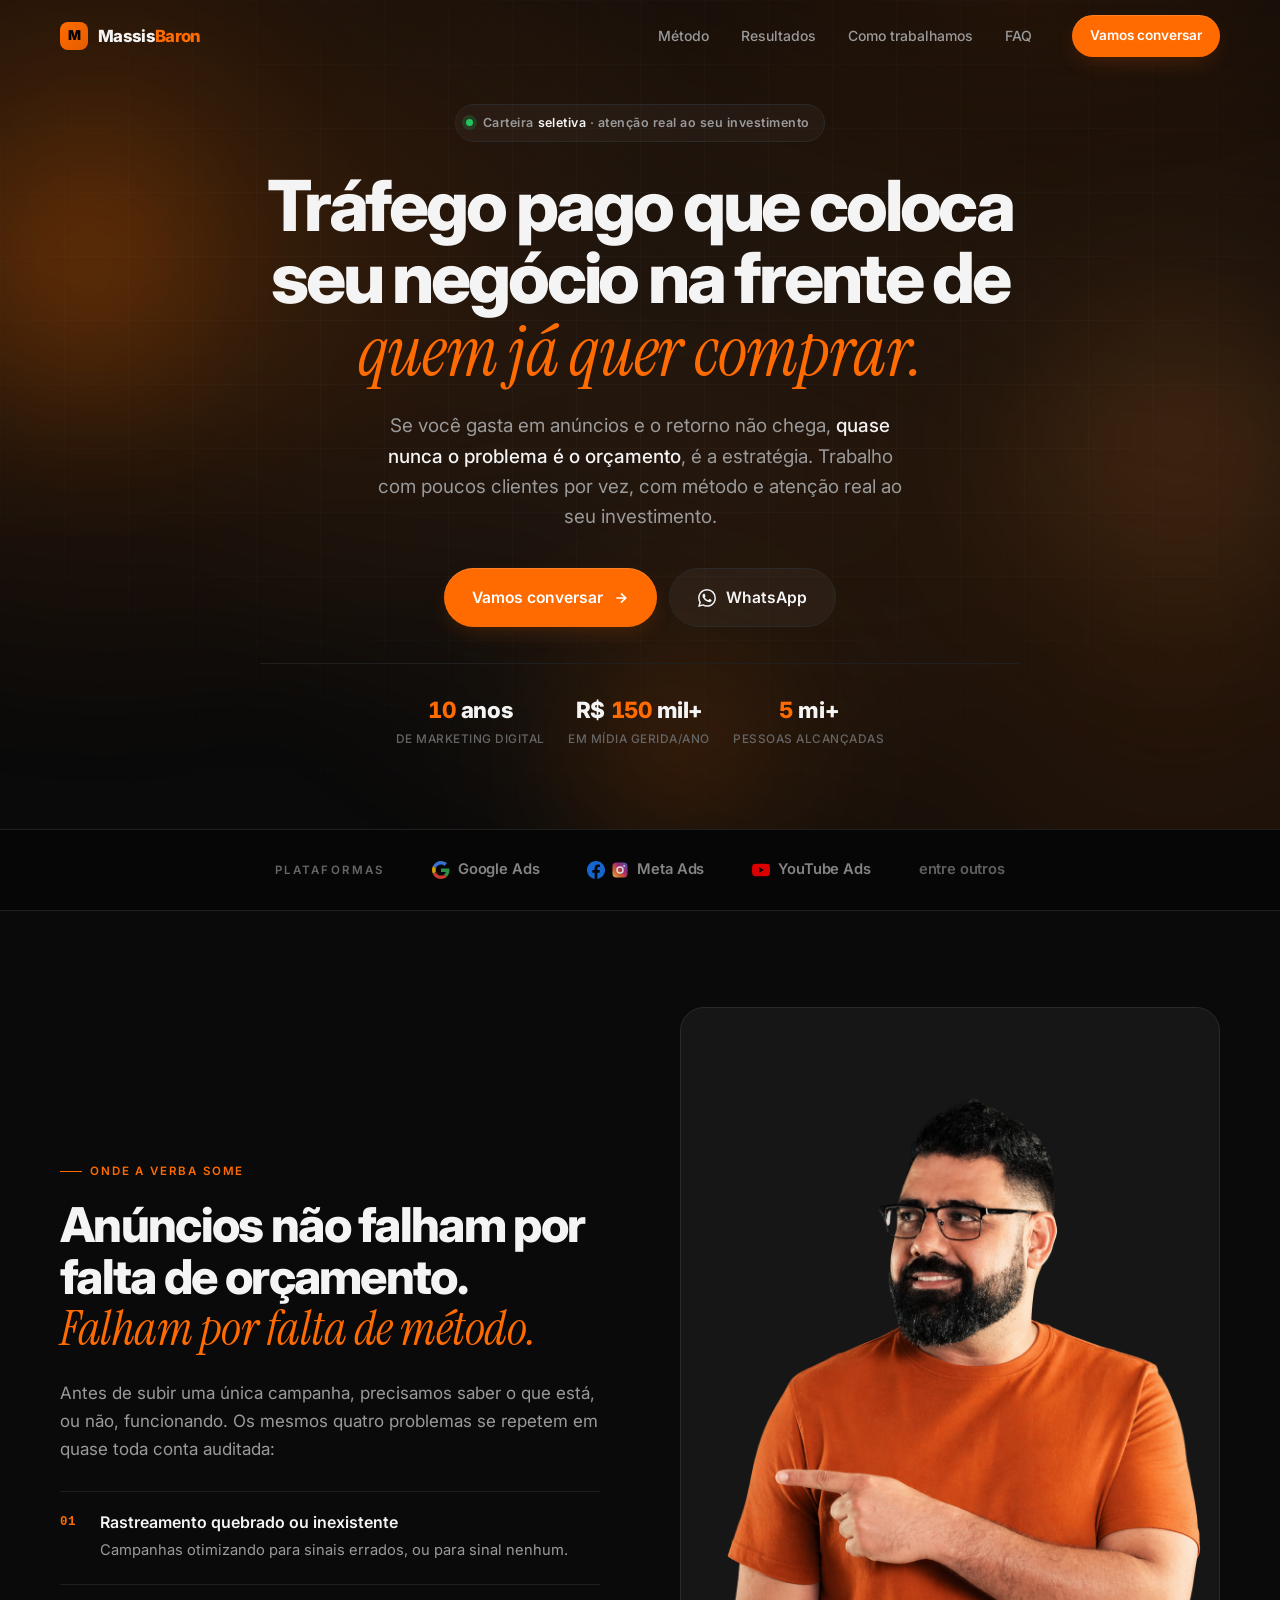
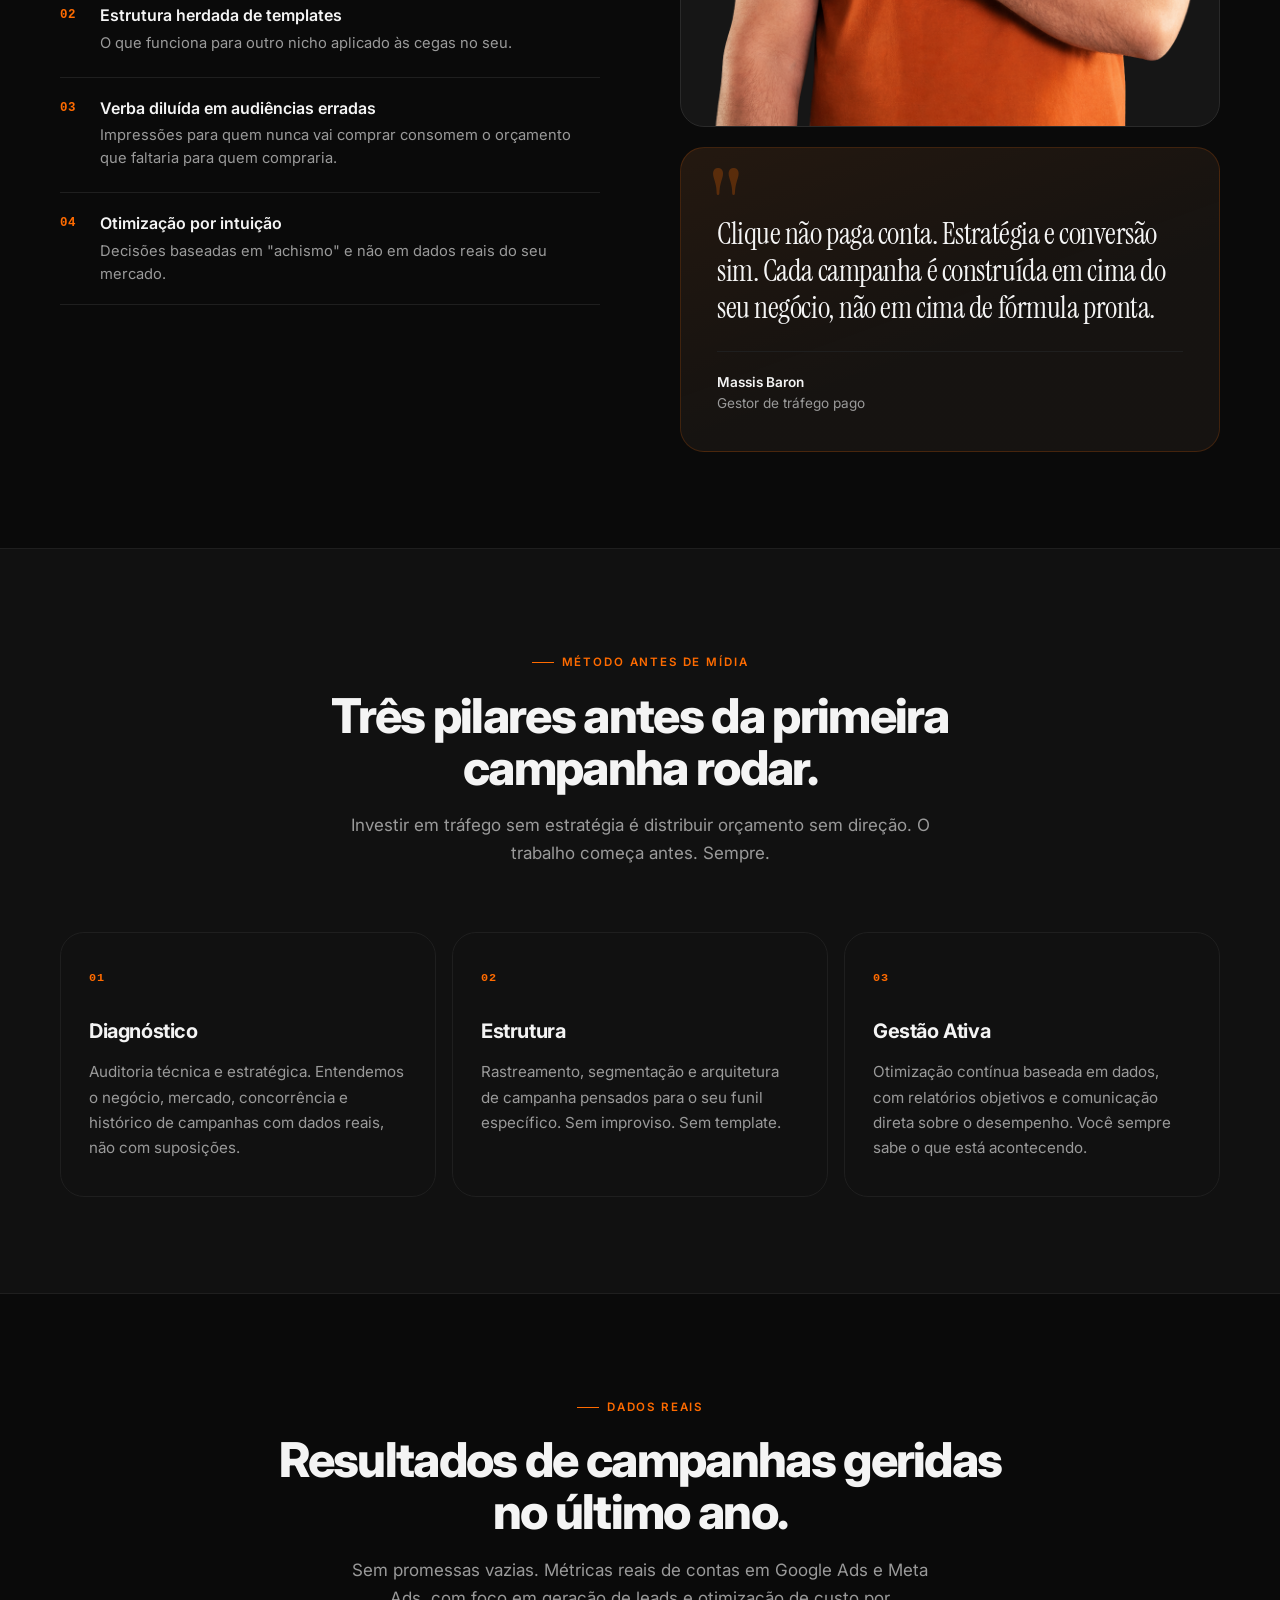
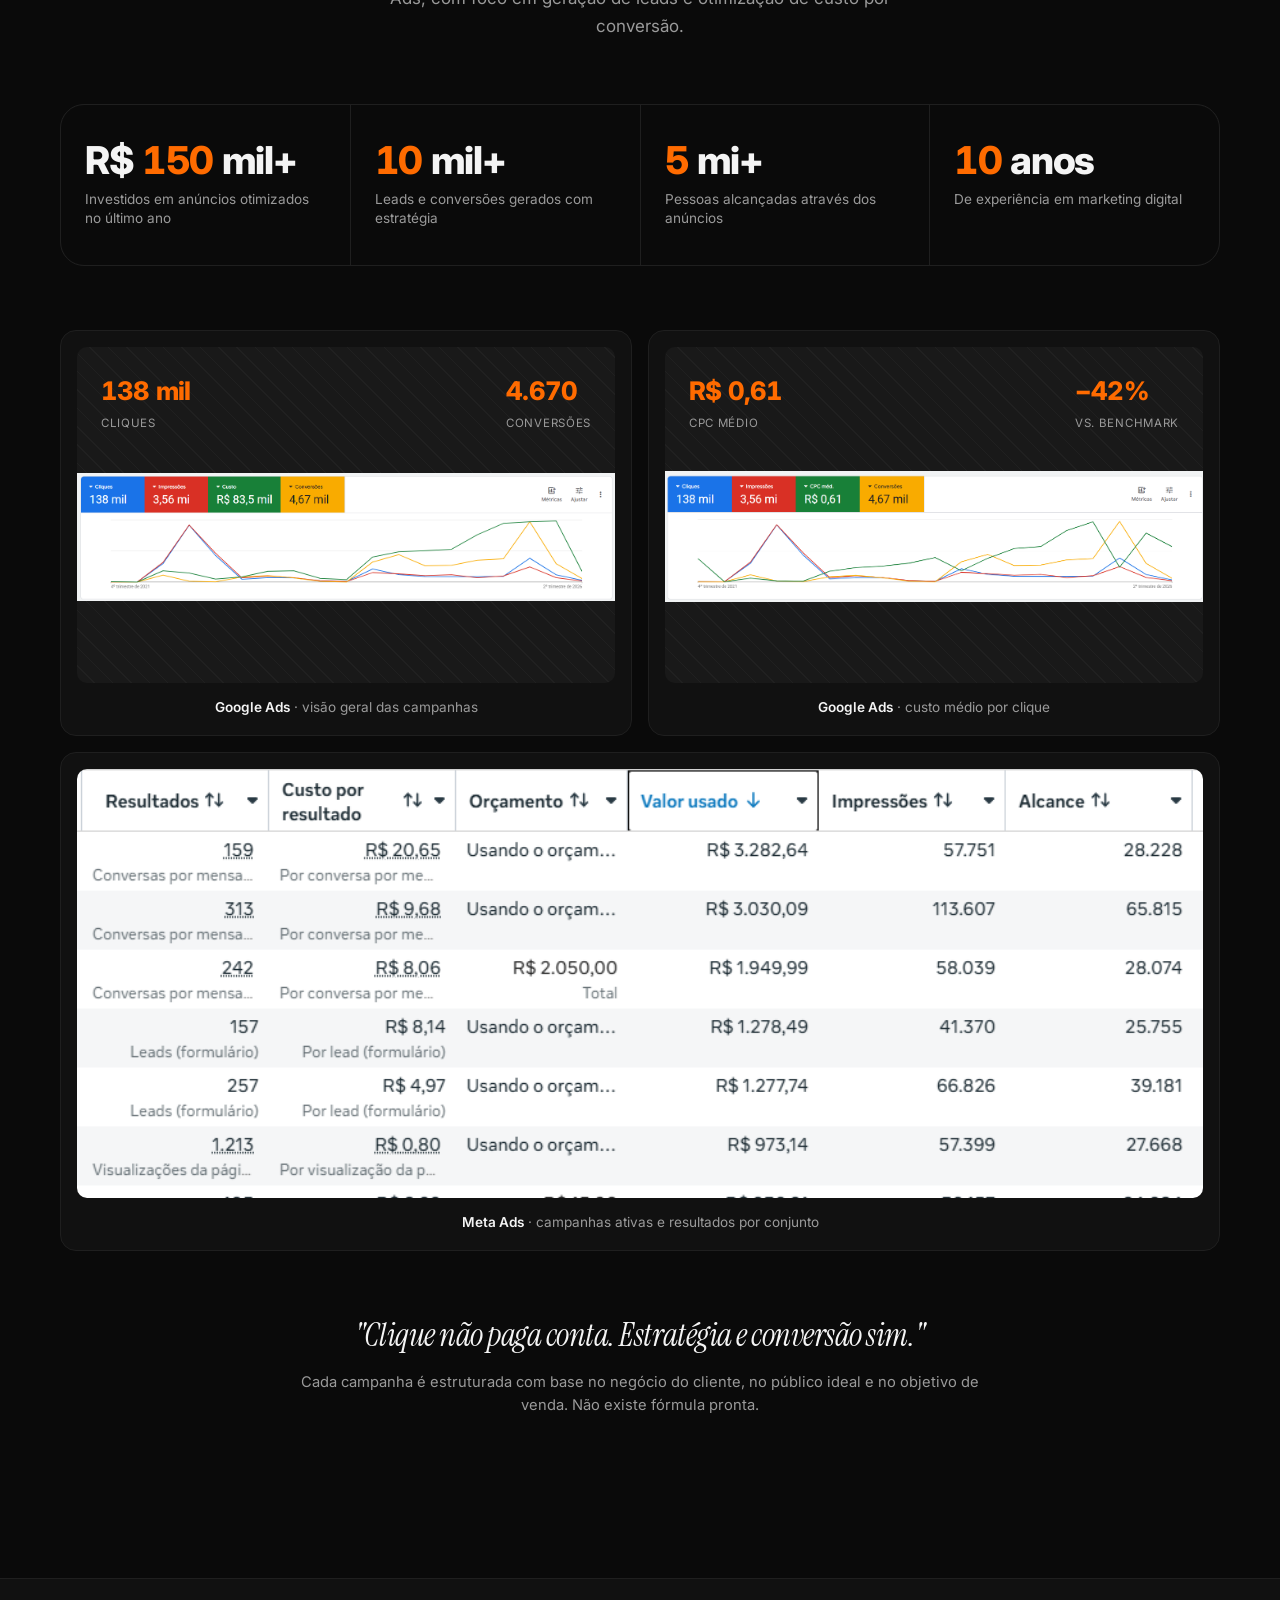
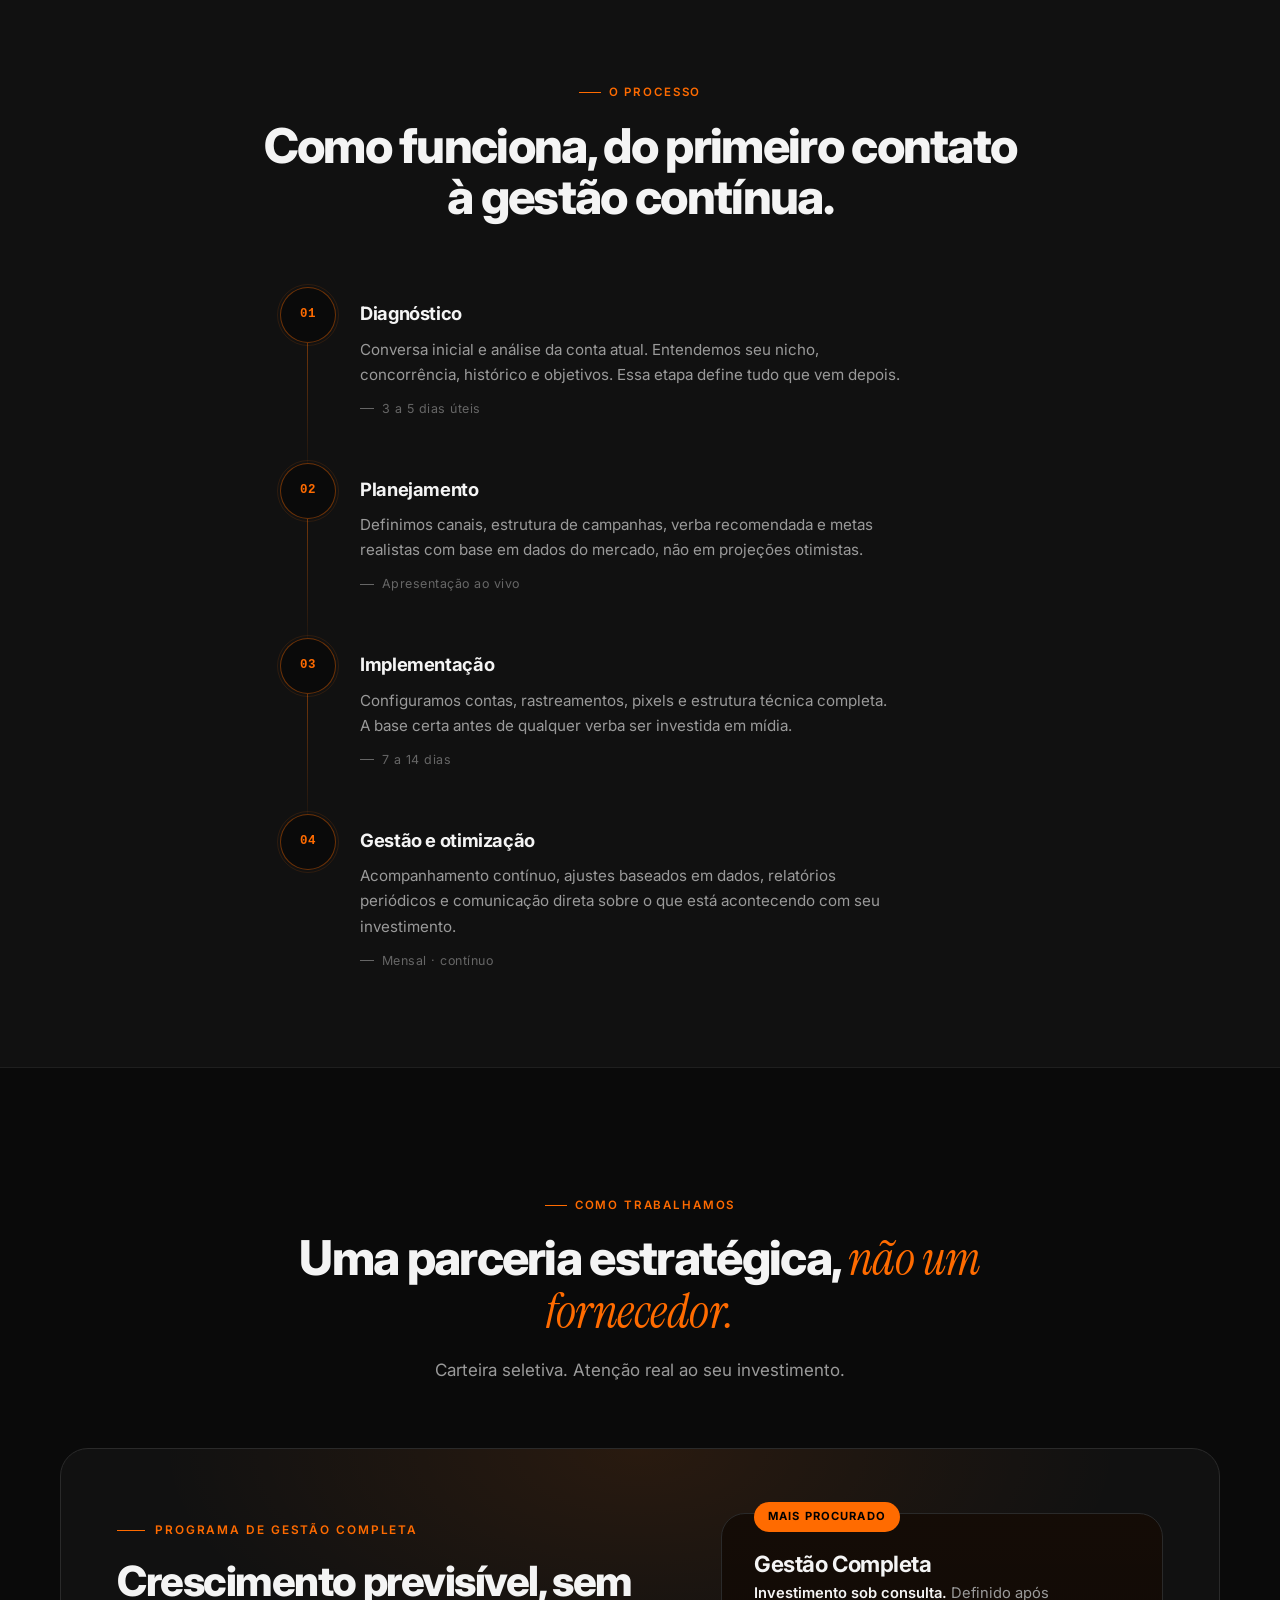
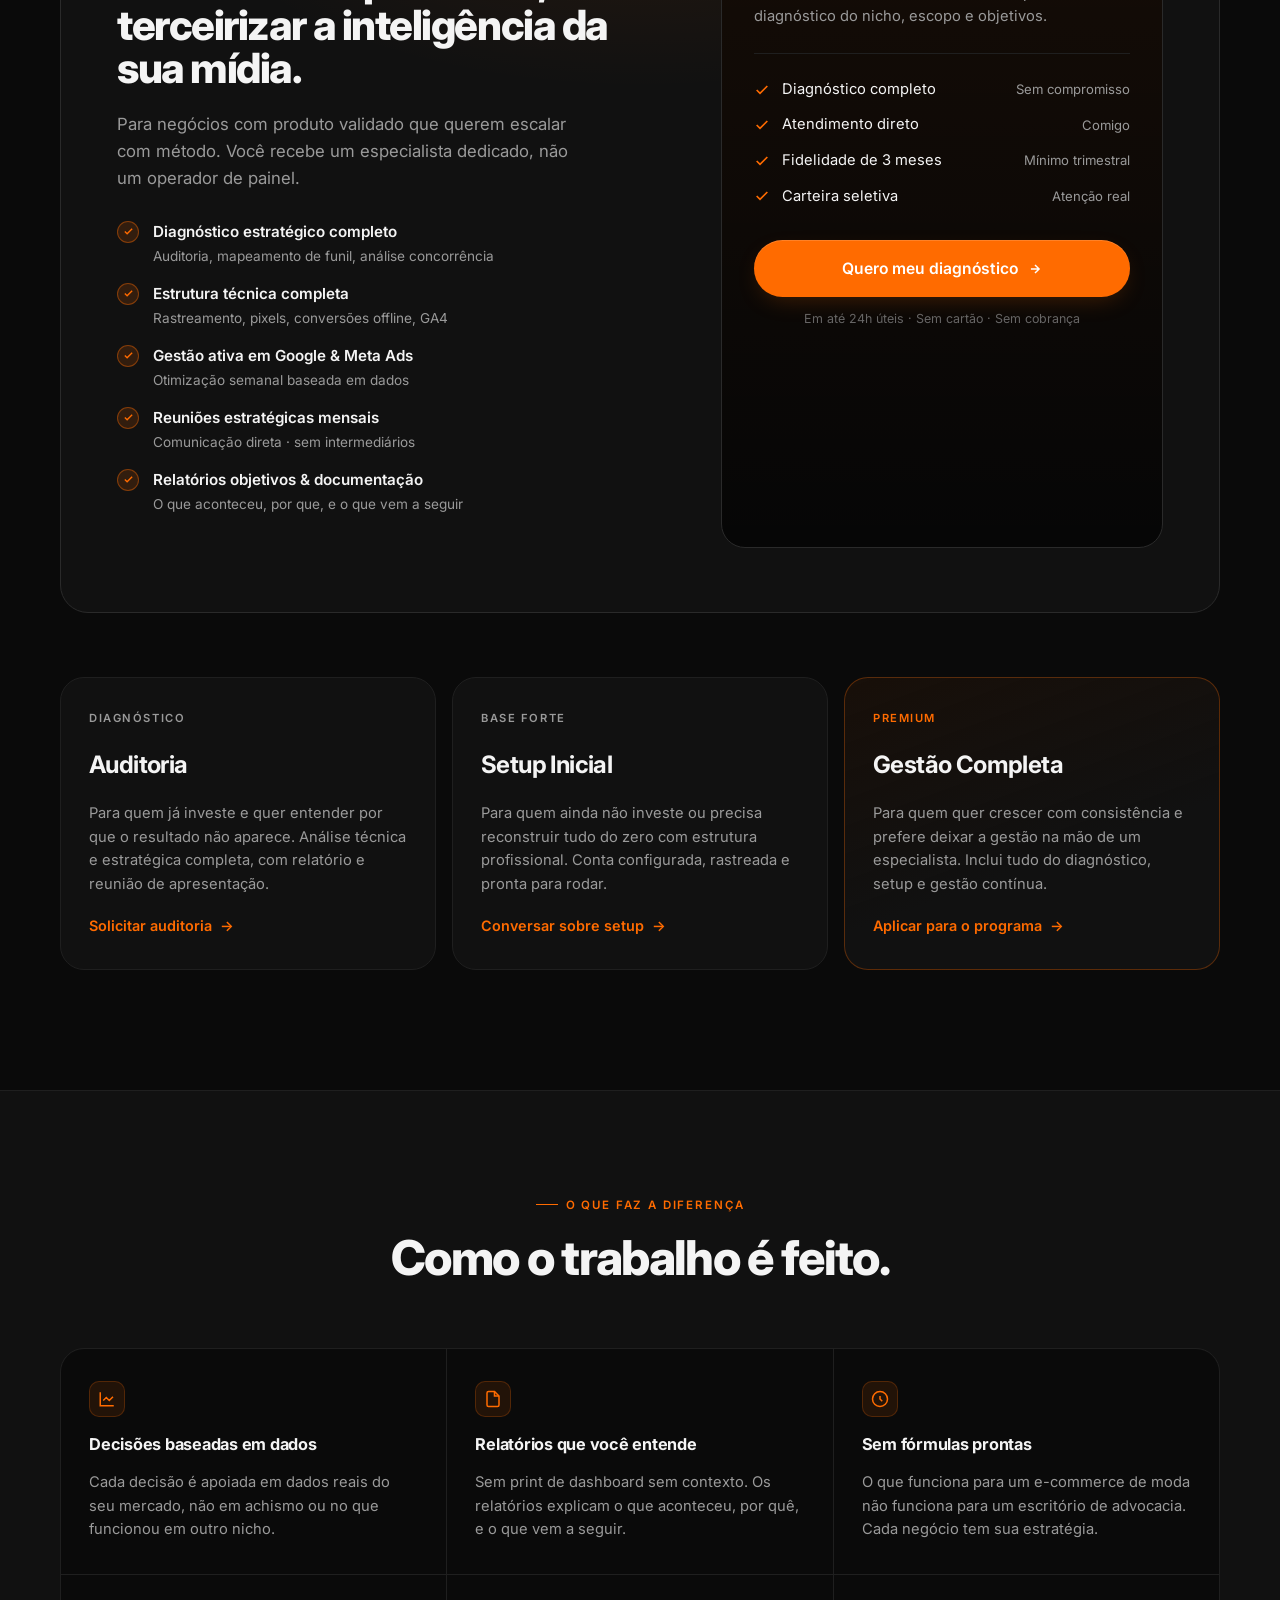
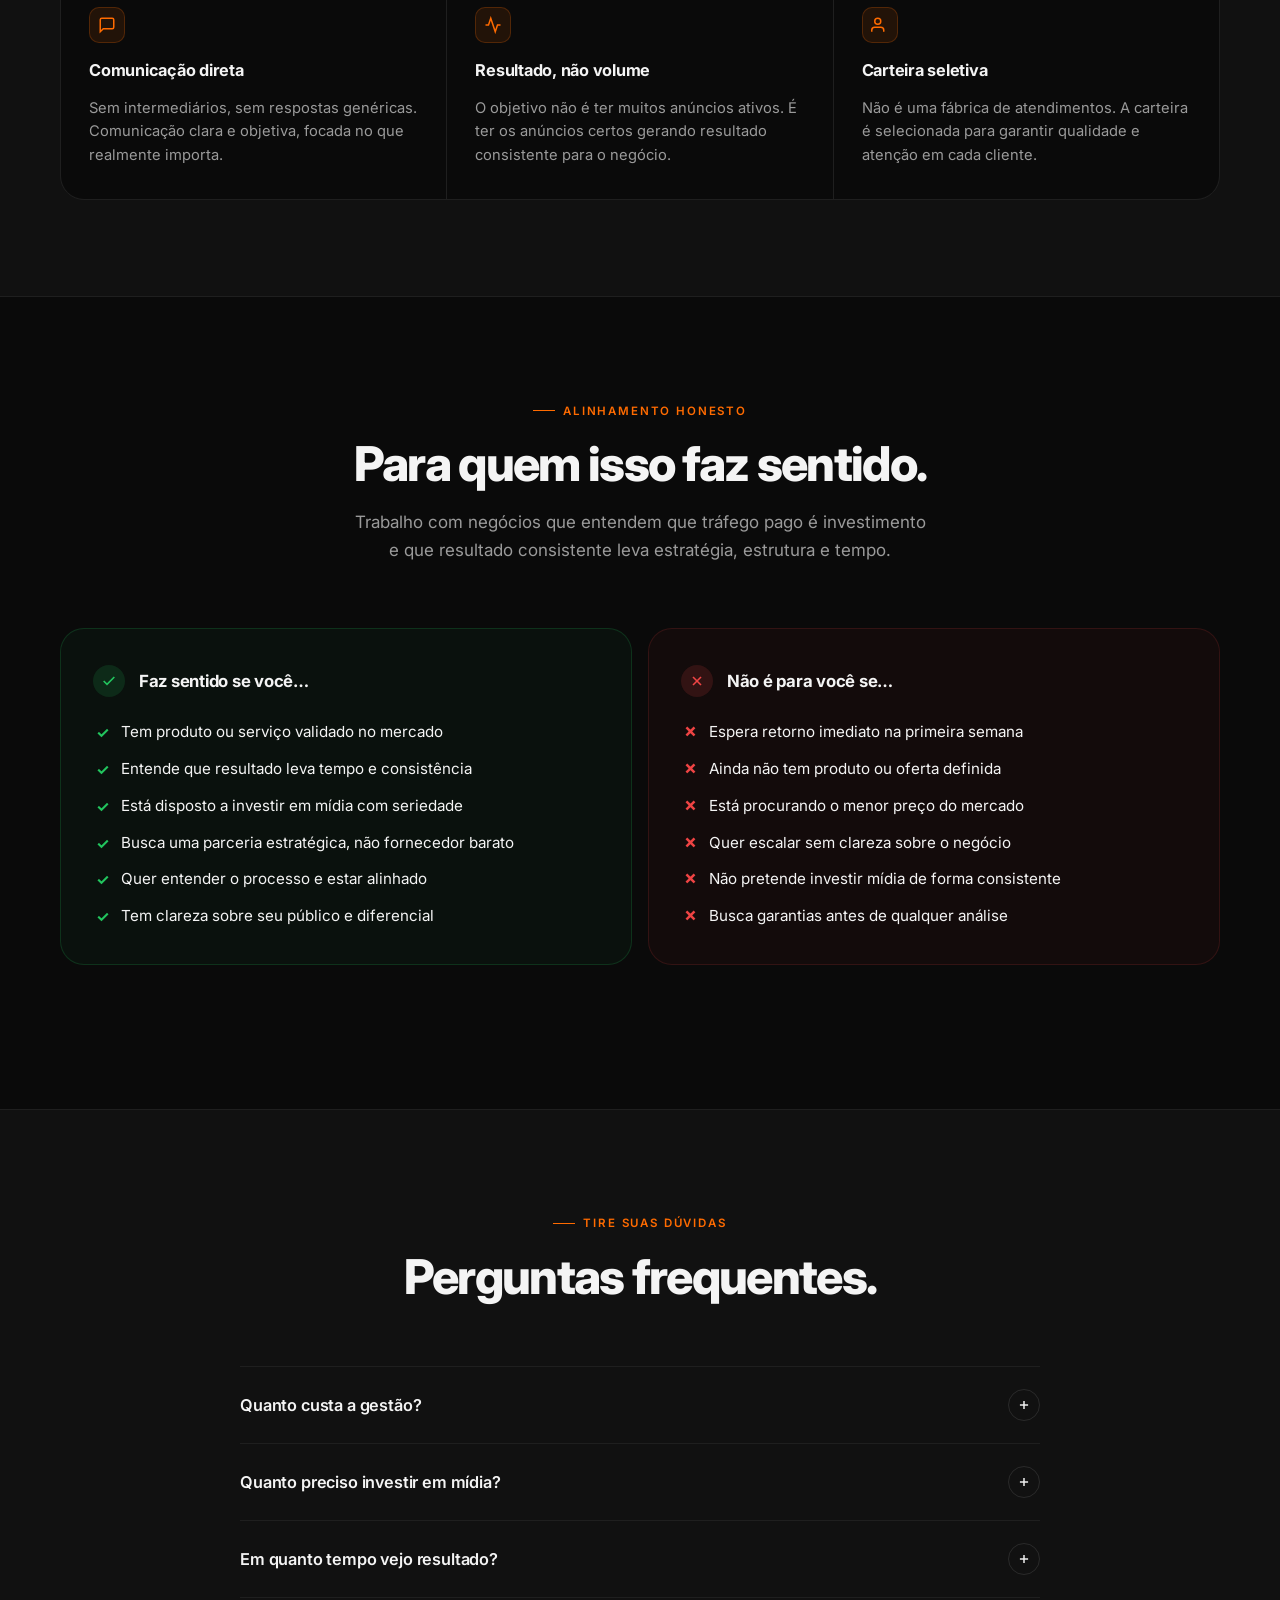
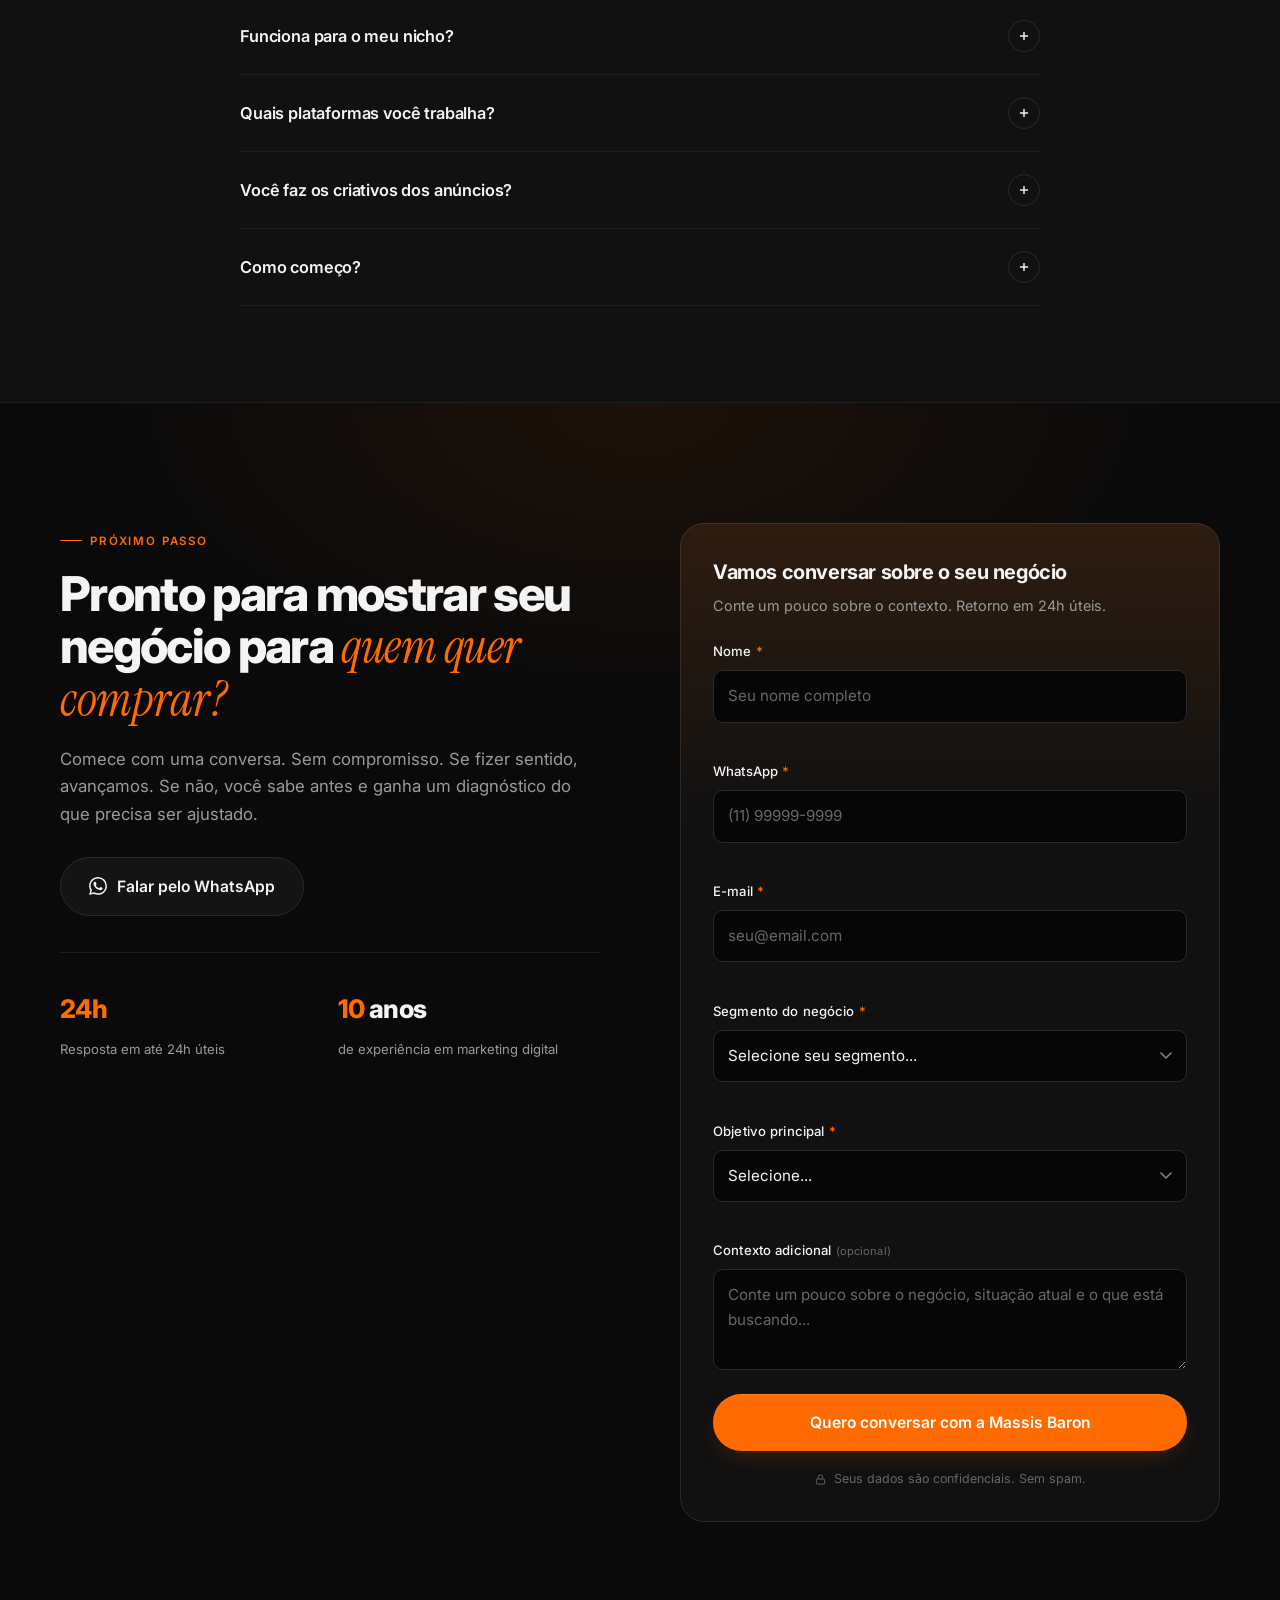
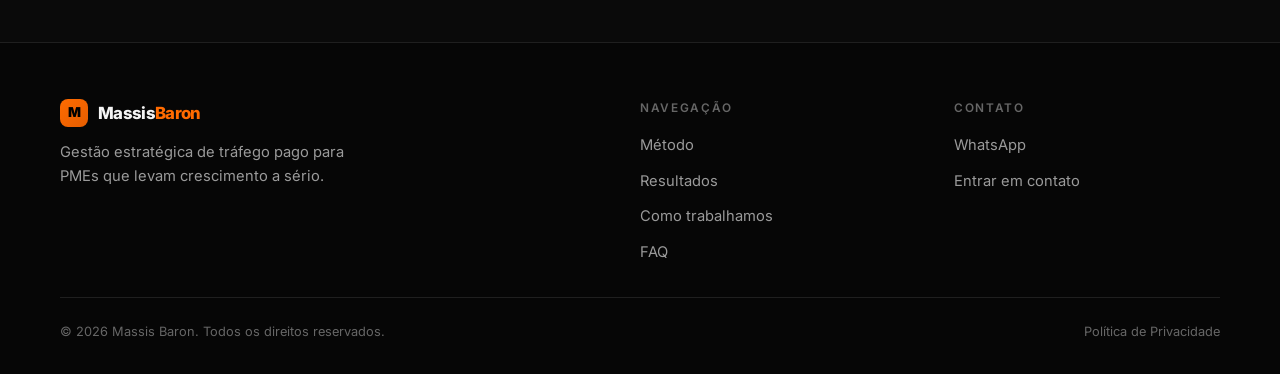
<file: lp/index.html>
<!DOCTYPE html>
<html lang="pt-BR">
<meta charset="UTF-8" />
<meta name="viewport" content="width=device-width, initial-scale=1.0" />
<meta name="description" content="Massis Baron — Gestão estratégica de tráfego pago para PMEs. Auditoria, setup e gestão completa de campanhas no Google Ads e Meta Ads." />
<meta name="facebook-domain-verification" content="alsfwae9no2fwus9t12mo4yz8g599n" />
<link rel="canonical" href="https://publikey.com.br/lp" />
<link rel="icon" type="image/svg+xml" href="../assets/favicon.svg" />
<title>Massis Baron — Gestão Estratégica de Tráfego Pago</title>

<!-- Google Tag Manager -->
<script>(function(w,d,s,l,i){w[l]=w[l]||[];w[l].push({'gtm.start':
new Date().getTime(),event:'gtm.js'});var f=d.getElementsByTagName(s)[0],
j=d.createElement(s),dl=l!='dataLayer'?'&l='+l:'';j.async=true;j.src=
'https://www.googletagmanager.com/gtm.js?id='+i+dl;f.parentNode.insertBefore(j,f);
})(window,document,'script','dataLayer','GTM-TX3JM85W');</script>

<!-- Microsoft Clarity -->
<script type="text/javascript">
  (function(c,l,a,r,i,t,y){
      c[a]=c[a]||function(){(c[a].q=c[a].q||[]).push(arguments)};
      t=l.createElement(r);t.async=1;t.src="https://www.clarity.ms/tag/"+i;
      y=l.getElementsByTagName(r)[0];y.parentNode.insertBefore(t,y);
  })(window, document, "clarity", "script", "wiai8l693g");
</script>

<!-- Meta Pixel — instalado via GTM -->
<link rel="preconnect" href="https://fonts.googleapis.com" />
<link rel="preconnect" href="https://fonts.gstatic.com" crossorigin />
<link href="https://fonts.googleapis.com/css2?family=Inter:wght@300;400;500;600;700;800;900&family=Instrument+Serif:ital@0;1&display=swap" rel="stylesheet" />
<style>
/* ═══════════════════════════════════════════════════════
   MASSIS BARON — Landing Page (otimizada)
═══════════════════════════════════════════════════════ */
:root {
  --clr-orange:      #FF6B00;
  --clr-orange-lt:   #FF8C35;
  --clr-orange-deep: #E55D00;
  --clr-orange-dim:  rgba(255, 107, 0, 0.12);
  --clr-orange-glow: rgba(255, 107, 0, 0.25);
  --clr-bg:          #0A0A0A;
  --clr-bg-2:        #060606;
  --clr-surface:     #111111;
  --clr-surface-2:   #161616;
  --clr-surface-3:   #1c1c1c;
  --clr-border:      #1f1f1f;
  --clr-border-lt:   #2a2a2a;
  --clr-text:        #F4F4F4;
  --clr-text-muted:  #9a9a9a;
  --clr-text-subtle: #666;
  --clr-yes:         #22c55e;
  --clr-no:          #ef4444;

  --font:       'Inter', system-ui, -apple-system, sans-serif;
  --font-serif: 'Instrument Serif', Georgia, serif;

  --max-w:        1240px;
  --max-w-narrow: 760px;
  --header-h: 72px;

  --radius-sm: 6px;
  --radius-md: 10px;
  --radius-lg: 16px;
  --radius-xl: 24px;
  --radius-full: 9999px;

  --ease:       0.3s ease;
  --ease-cubic: 0.5s cubic-bezier(0.16, 1, 0.3, 1);
}

*, *::before, *::after { box-sizing: border-box; margin: 0; padding: 0; }
html { font-size: 16px; scroll-behavior: smooth; -webkit-text-size-adjust: 100%; }
body {
  font-family: var(--font);
  font-size: 1rem;
  line-height: 1.6;
  color: var(--clr-text);
  background: var(--clr-bg);
  -webkit-font-smoothing: antialiased;
  -moz-osx-font-smoothing: grayscale;
  overflow-x: hidden;
}
img, svg { display: block; max-width: 100%; }
a { color: inherit; text-decoration: none; }
button { cursor: pointer; border: none; background: none; font: inherit; color: inherit; }
ul, ol { list-style: none; }
input, select, textarea { font: inherit; }

:focus-visible { outline: 2px solid var(--clr-orange); outline-offset: 3px; border-radius: 4px; }
::selection { background: var(--clr-orange); color: #000; }

.container {
  width: 100%;
  max-width: var(--max-w);
  margin-inline: auto;
  padding-inline: 24px;
}
@media (min-width: 768px) { .container { padding-inline: 40px; } }

.text-gradient {
  background: linear-gradient(135deg, var(--clr-orange) 0%, var(--clr-orange-lt) 100%);
  -webkit-background-clip: text;
  -webkit-text-fill-color: transparent;
  background-clip: text;
}

.serif { font-family: var(--font-serif); font-weight: 400; font-style: italic; letter-spacing: -0.01em; }

.eyebrow {
  display: inline-flex;
  align-items: center;
  gap: 8px;
  font-size: 0.72rem;
  font-weight: 600;
  letter-spacing: 0.16em;
  text-transform: uppercase;
  color: var(--clr-orange);
}
.eyebrow::before {
  content: '';
  width: 22px; height: 1px;
  background: var(--clr-orange);
}

.section-title {
  font-size: clamp(1.9rem, 4vw, 3rem);
  font-weight: 800;
  line-height: 1.08;
  letter-spacing: -0.035em;
  color: var(--clr-text);
}
.section-desc {
  font-size: 1.0625rem;
  color: var(--clr-text-muted);
  max-width: 580px;
  line-height: 1.65;
}

.section-header { max-width: 760px; margin-bottom: 64px; }
.section-header.center { text-align: center; margin-inline: auto; }
.section-header.center .section-desc { margin-inline: auto; }
.section-header > * + * { margin-top: 18px; }

/* ── Reveal ── */
.reveal { opacity: 0; transform: translateY(20px); transition: opacity 0.7s ease, transform 0.7s cubic-bezier(0.16, 1, 0.3, 1); }
.reveal.visible { opacity: 1; transform: translateY(0); }

/* ─────────────────────────────────────────────
   Botões
───────────────────────────────────────────── */
.btn {
  display: inline-flex;
  align-items: center;
  justify-content: center;
  gap: 10px;
  font-weight: 600;
  border-radius: var(--radius-full);
  transition: background var(--ease), color var(--ease), border-color var(--ease), box-shadow var(--ease), transform var(--ease);
  white-space: nowrap;
  position: relative;
  cursor: pointer;
}
.btn:active { transform: scale(0.97); }

.btn-sm  { font-size: 0.85rem;  padding: 10px 18px; }
.btn-md  { font-size: 0.9375rem; padding: 12px 22px; }
.btn-lg  { font-size: 0.98rem;   padding: 16px 28px; }
.btn-xl  { font-size: 1.05rem;   padding: 20px 36px; }

.btn-primary {
  background: var(--clr-orange);
  color: #fff;
  box-shadow: 0 1px 0 rgba(255,255,255,0.15) inset, 0 8px 24px -8px var(--clr-orange-glow);
}
.btn-primary:hover {
  background: var(--clr-orange-lt);
  box-shadow: 0 1px 0 rgba(255,255,255,0.2) inset, 0 12px 36px -6px var(--clr-orange-glow);
  transform: translateY(-1px);
}

.btn-ghost {
  background: rgba(255,255,255,0.04);
  color: var(--clr-text);
  border: 1px solid var(--clr-border-lt);
}
.btn-ghost:hover { background: rgba(255,255,255,0.08); border-color: rgba(255,255,255,0.18); }

.btn-outline {
  background: transparent;
  color: var(--clr-text);
  border: 1px solid var(--clr-border-lt);
}
.btn-outline:hover { border-color: var(--clr-orange); color: var(--clr-orange); }

.btn .btn-arrow { transition: transform var(--ease); }
.btn:hover .btn-arrow { transform: translateX(3px); }

/* ─────────────────────────────────────────────
   Header
───────────────────────────────────────────── */
.header {
  position: fixed; inset: 0 0 auto 0;
  z-index: 100;
  height: var(--header-h);
  transition: background var(--ease), backdrop-filter var(--ease), border-color var(--ease);
}
.header.scrolled {
  background: rgba(10,10,10,0.78);
  backdrop-filter: blur(20px);
  -webkit-backdrop-filter: blur(20px);
  border-bottom: 1px solid var(--clr-border);
}
.nav {
  height: 100%;
  display: flex;
  align-items: center;
  gap: 32px;
}
.nav-logo { flex-shrink: 0; margin-right: auto; display: flex; align-items: center; gap: 10px; }
.logo-mark {
  width: 28px; height: 28px;
  border-radius: 8px;
  background: linear-gradient(135deg, var(--clr-orange), var(--clr-orange-deep));
  display: grid; place-items: center;
  font-weight: 900;
  color: #000;
  font-size: 0.85rem;
  letter-spacing: -0.04em;
}
.logo-text { font-size: 1.05rem; font-weight: 800; letter-spacing: -0.04em; }
.logo-accent { color: var(--clr-orange); }

.nav-links { display: none; gap: 32px; }
.nav-link {
  font-size: 0.875rem;
  font-weight: 500;
  color: var(--clr-text-muted);
  transition: color var(--ease);
}
.nav-link:hover { color: var(--clr-text); }

.nav-cta { flex-shrink: 0; }
.nav-toggle {
  display: flex; flex-direction: column; gap: 5px;
  padding: 8px;
  margin-left: auto;
}
.bar { width: 22px; height: 2px; background: var(--clr-text); border-radius: 2px; transition: transform var(--ease), opacity var(--ease); }
.nav-toggle.open .bar:nth-child(1) { transform: translateY(7px) rotate(45deg); }
.nav-toggle.open .bar:nth-child(2) { opacity: 0; }
.nav-toggle.open .bar:nth-child(3) { transform: translateY(-7px) rotate(-45deg); }

.nav-links.open {
  display: flex;
  flex-direction: column;
  position: fixed;
  inset: var(--header-h) 0 auto 0;
  background: rgba(10,10,10,0.97);
  backdrop-filter: blur(20px);
  padding: 32px 24px 48px;
  border-bottom: 1px solid var(--clr-border);
  gap: 0;
  animation: slideDown 0.25s ease-out;
}
.nav-links.open li a {
  display: block;
  padding: 16px 0;
  font-size: 1.125rem;
  font-weight: 600;
  color: var(--clr-text);
  border-bottom: 1px solid var(--clr-border);
}
@keyframes slideDown {
  from { opacity: 0; transform: translateY(-10px); }
  to   { opacity: 1; transform: translateY(0); }
}
@media (min-width: 900px) {
  .nav-links { display: flex; }
  .nav-toggle { display: none; }
}

/* ─────────────────────────────────────────────
   Hero
───────────────────────────────────────────── */
.hero {
  position: relative;
  padding-top: calc(var(--header-h) + 32px);
  padding-bottom: 80px;
  overflow: hidden;
  background:
    radial-gradient(1200px 600px at 80% 0%, rgba(255,107,0,0.10) 0%, transparent 60%),
    radial-gradient(900px 500px at 0% 30%, rgba(255,107,0,0.05) 0%, transparent 60%),
    var(--clr-bg);
}
/* Hero animated background */
.hero-anim-bg {
  position: absolute;
  inset: 0;
  pointer-events: none;
  overflow: hidden;
  z-index: 0;
}
.hero-anim-bg::before {
  content: '';
  position: absolute;
  inset: -20%;
  background:
    radial-gradient(circle at 20% 30%, rgba(255,107,0,0.18), transparent 35%),
    radial-gradient(circle at 80% 70%, rgba(255,107,0,0.12), transparent 40%),
    radial-gradient(circle at 50% 50%, rgba(255,140,53,0.10), transparent 45%);
  filter: blur(40px);
  animation: heroFloat 18s ease-in-out infinite alternate;
}
.hero-orb {
  position: absolute;
  border-radius: 50%;
  filter: blur(60px);
  opacity: 0.45;
  mix-blend-mode: screen;
  animation: heroOrb 22s ease-in-out infinite alternate;
}
.hero-orb.o1 { width: 380px; height: 380px; left: -8%; top: 10%; background: radial-gradient(circle, rgba(255,107,0,0.55), transparent 70%); animation-duration: 19s; }
.hero-orb.o2 { width: 460px; height: 460px; right: -10%; top: 25%; background: radial-gradient(circle, rgba(255,140,53,0.40), transparent 70%); animation-duration: 26s; animation-delay: -6s; }
.hero-orb.o3 { width: 320px; height: 320px; left: 40%; bottom: -10%; background: radial-gradient(circle, rgba(229,93,0,0.45), transparent 70%); animation-duration: 23s; animation-delay: -12s; }
@keyframes heroFloat {
  0%   { transform: translate(0, 0) scale(1); }
  100% { transform: translate(3%, -2%) scale(1.06); }
}
@keyframes heroOrb {
  0%   { transform: translate(0, 0) scale(1); }
  50%  { transform: translate(20px, -30px) scale(1.08); }
  100% { transform: translate(-15px, 25px) scale(0.95); }
}
.hero-grid-anim {
  position: absolute;
  inset: 0;
  background-image:
    linear-gradient(rgba(255,255,255,0.022) 1px, transparent 1px),
    linear-gradient(90deg, rgba(255,255,255,0.022) 1px, transparent 1px);
  background-size: 64px 64px;
  mask-image: radial-gradient(ellipse 80% 70% at 50% 40%, black 30%, transparent 100%);
  -webkit-mask-image: radial-gradient(ellipse 80% 70% at 50% 40%, black 30%, transparent 100%);
  animation: gridShift 30s linear infinite;
}
@keyframes gridShift {
  0%   { background-position: 0 0, 0 0; }
  100% { background-position: 64px 64px, 64px 64px; }
}
.hero .container { position: relative; z-index: 1; }
@media (prefers-reduced-motion: reduce) {
  .hero-orb, .hero-anim-bg::before, .hero-grid-anim { animation: none; }
}

.hero-content {
  position: relative;
  display: grid;
  grid-template-columns: 1fr;
  gap: 56px;
  align-items: center;
}
@media (min-width: 980px) {
  .hero-content {
    grid-template-columns: 1.15fr 0.85fr;
    gap: 72px;
    align-items: center;
  }
}

.hero-text { max-width: 640px; }

.hero-badge {
  display: inline-flex;
  align-items: center;
  gap: 10px;
  font-size: 0.78rem;
  font-weight: 600;
  letter-spacing: 0.04em;
  color: var(--clr-text-muted);
  background: rgba(255,255,255,0.03);
  border: 1px solid var(--clr-border-lt);
  padding: 8px 14px 8px 10px;
  border-radius: var(--radius-full);
  margin-bottom: 28px;
}
.hero-badge .dot {
  width: 7px; height: 7px;
  border-radius: 50%;
  background: var(--clr-yes);
  box-shadow: 0 0 0 4px rgba(34,197,94,0.18);
  animation: pulse 2s ease-in-out infinite;
}
@keyframes pulse {
  0%, 100% { opacity: 1; transform: scale(1); }
  50%      { opacity: 0.6; transform: scale(0.85); }
}
.hero-badge strong { color: var(--clr-text); font-weight: 600; }

.hero-headline {
  font-size: clamp(2.2rem, 5.6vw, 4.4rem);
  font-weight: 800;
  line-height: 1.02;
  letter-spacing: -0.045em;
  color: var(--clr-text);
  margin-bottom: 24px;
}
.hero-headline .accent { color: var(--clr-orange); }
.hero-headline .serif { display: inline-block; font-weight: 400; }

.hero-sub {
  font-size: clamp(1rem, 1.6vw, 1.18rem);
  color: var(--clr-text-muted);
  line-height: 1.6;
  margin-bottom: 36px;
  max-width: 540px;
}
.hero-sub strong { color: var(--clr-text); font-weight: 500; }

.hero-ctas {
  display: flex;
  flex-wrap: wrap;
  gap: 12px;
  margin-bottom: 36px;
}

.hero-trust-row {
  display: flex;
  flex-wrap: wrap;
  align-items: center;
  gap: 24px;
  padding-top: 28px;
  border-top: 1px solid var(--clr-border);
}
.hero-trust-stat { display: flex; flex-direction: column; gap: 2px; }
.hero-trust-stat .num {
  font-size: 1.4rem;
  font-weight: 800;
  letter-spacing: -0.02em;
  color: var(--clr-text);
  font-feature-settings: "tnum";
}
.hero-trust-stat .num .accent { color: var(--clr-orange); }
.hero-trust-stat .lbl {
  font-size: 0.74rem;
  color: var(--clr-text-subtle);
  letter-spacing: 0.04em;
  text-transform: uppercase;
  font-weight: 500;
}

/* Hero visual — placeholder card */
.hero-visual {
  position: relative;
  aspect-ratio: 4 / 5;
  max-width: 440px;
  width: 100%;
  margin-inline: auto;
  border-radius: var(--radius-xl);
  background:
    linear-gradient(160deg, rgba(255,107,0,0.18) 0%, rgba(255,107,0,0.02) 50%, transparent 100%),
    repeating-linear-gradient(45deg, rgba(255,255,255,0.018) 0 12px, rgba(255,255,255,0.04) 12px 13px),
    var(--clr-surface-2);
  border: 1px solid var(--clr-border-lt);
  overflow: hidden;
  box-shadow: 0 30px 80px -20px rgba(255,107,0,0.18), 0 1px 0 rgba(255,255,255,0.05) inset;
}
.hero-visual::after {
  content: '';
  position: absolute;
  inset: -1px;
  border-radius: inherit;
  pointer-events: none;
  background: linear-gradient(180deg, rgba(255,255,255,0.06) 0%, transparent 30%);
}
.hero-photo-img {
  position: absolute;
  inset: 0;
  width: 100%;
  height: 100%;
  object-fit: cover;
  object-position: top center;
  border-radius: inherit;
}
.hero-photo-card {
  position: relative;
  z-index: 2;
  background: linear-gradient(180deg, rgba(0,0,0,0.6), rgba(0,0,0,0.92));
  border: 1px solid var(--clr-border-lt);
  border-radius: var(--radius-lg);
  padding: 18px 20px;
  backdrop-filter: blur(8px);
}
.hero-photo-card .label {
  font-size: 0.72rem;
  letter-spacing: 0.16em;
  text-transform: uppercase;
  color: var(--clr-orange);
  font-weight: 600;
  margin-bottom: 8px;
}
.hero-photo-card .name {
  font-size: 1.2rem;
  font-weight: 700;
  letter-spacing: -0.02em;
  color: var(--clr-text);
}
.hero-photo-card .role {
  font-size: 0.85rem;
  color: var(--clr-text-muted);
  margin-top: 2px;
}

.hero-visual-floater {
  position: absolute;
  background: rgba(15,15,15,0.92);
  backdrop-filter: blur(12px);
  border: 1px solid var(--clr-border-lt);
  border-radius: var(--radius-lg);
  padding: 14px 18px;
  display: flex;
  align-items: center;
  gap: 12px;
  box-shadow: 0 16px 40px -12px rgba(0,0,0,0.6);
  font-size: 0.85rem;
  z-index: 3;
}
.hero-visual-floater--top { top: 32px; right: -12px; }
.hero-visual-floater--bot { bottom: 96px; left: -16px; }
.hero-visual-floater .ico {
  width: 32px; height: 32px;
  border-radius: 8px;
  background: var(--clr-orange-dim);
  border: 1px solid rgba(255,107,0,0.3);
  display: grid; place-items: center;
  color: var(--clr-orange);
  flex-shrink: 0;
}
.hero-visual-floater .lbl { font-size: 0.7rem; color: var(--clr-text-subtle); text-transform: uppercase; letter-spacing: 0.08em; }
.hero-visual-floater .val { font-size: 1.05rem; font-weight: 700; letter-spacing: -0.02em; color: var(--clr-text); font-feature-settings: "tnum"; }

@media (max-width: 720px) {
  .hero-visual-floater--top { right: 6px; top: 16px; }
  .hero-visual-floater--bot { left: 6px; bottom: 110px; }
  .hero-visual-floater { padding: 10px 14px; font-size: 0.78rem; }
  .hero-visual-floater .val { font-size: 0.92rem; }
  .hero-visual { max-width: 360px; }
}

/* Logos / plataformas strip */
.logos-strip {
  border-top: 1px solid var(--clr-border);
  border-bottom: 1px solid var(--clr-border);
  padding: 28px 0;
  background: var(--clr-bg-2);
}
.logos-inner {
  display: flex;
  flex-wrap: wrap;
  align-items: center;
  justify-content: center;
  gap: 28px 48px;
}
.logos-label {
  font-size: 0.72rem;
  letter-spacing: 0.18em;
  text-transform: uppercase;
  color: var(--clr-text-subtle);
  font-weight: 600;
}
.logo-pill {
  display: inline-flex;
  align-items: center;
  gap: 8px;
  font-size: 0.92rem;
  font-weight: 600;
  color: var(--clr-text-muted);
  letter-spacing: -0.01em;
  opacity: 0.85;
  transition: color var(--ease), opacity var(--ease);
}
.logo-pill:hover { color: var(--clr-text); opacity: 1; }
.logo-pill svg { color: var(--clr-text); }

/* ─────────────────────────────────────────────
   Section base
───────────────────────────────────────────── */
section { position: relative; }
.section-pad { padding: 96px 0; }
.section-pad-lg { padding: 120px 0; }
.section-alt { background: var(--clr-surface); border-top: 1px solid var(--clr-border); border-bottom: 1px solid var(--clr-border); }
.section-deep { background: var(--clr-bg-2); }

/* ─────────────────────────────────────────────
   Problema / Diagnóstico
───────────────────────────────────────────── */
.problem-grid {
  display: grid;
  grid-template-columns: 1fr;
  gap: 48px;
  align-items: start;
}
@media (min-width: 900px) {
  .problem-grid { grid-template-columns: 1fr 1fr; gap: 80px; align-items: center; }
}

.problem-list {
  display: flex;
  flex-direction: column;
  gap: 4px;
  margin-top: 28px;
}
.problem-item {
  display: flex;
  align-items: flex-start;
  gap: 16px;
  padding: 18px 0;
  border-top: 1px solid var(--clr-border);
  font-size: 1rem;
  color: var(--clr-text);
  line-height: 1.55;
}
.problem-item:last-child { border-bottom: 1px solid var(--clr-border); }
.problem-item .num {
  flex-shrink: 0;
  font-family: 'JetBrains Mono', ui-monospace, monospace;
  font-size: 0.78rem;
  color: var(--clr-orange);
  font-weight: 600;
  padding-top: 3px;
  letter-spacing: 0.04em;
  width: 24px;
}
.problem-item .txt strong { color: var(--clr-text); font-weight: 600; }
.problem-item .txt span { display: block; font-size: 0.92rem; color: var(--clr-text-muted); margin-top: 4px; line-height: 1.55; }

.problem-photo-stack { display: none; flex-direction: column; gap: 20px; }
@media (min-width: 900px) { .problem-photo-stack { display: flex; } }
.callout-photo {
  position: relative;
  width: 100%;
  aspect-ratio: 3 / 4;
  border-radius: var(--radius-xl);
  background: var(--clr-surface-2);
  border: 1px solid var(--clr-border-lt);
  overflow: hidden;
}
.callout-photo .ph-tag {
  position: absolute;
  top: 14px; left: 14px;
  font-family: 'JetBrains Mono', ui-monospace, monospace;
  font-size: 0.68rem;
  letter-spacing: 0.06em;
  color: var(--clr-text-subtle);
  background: rgba(0,0,0,0.4);
  border: 1px solid var(--clr-border-lt);
  padding: 4px 10px;
  border-radius: var(--radius-sm);
  text-transform: uppercase;
  z-index: 2;
}
.callout-photo .ph-figure {
  position: absolute;
  inset: 0;
  display: grid;
  place-items: center;
  opacity: 0.18;
}
.callout-photo .ph-figure svg { width: 50%; height: 50%; color: var(--clr-orange); }
.problem-callout {
  background:
    linear-gradient(160deg, rgba(255,107,0,0.08), rgba(255,107,0,0.02) 60%),
    var(--clr-surface);
  border: 1px solid rgba(255,107,0,0.18);
  border-radius: var(--radius-xl);
  padding: 36px;
  position: relative;
}
.problem-callout::before {
  content: '"';
  position: absolute;
  top: 8px; left: 24px;
  font-family: var(--font-serif);
  font-size: 7rem;
  line-height: 1;
  color: var(--clr-orange);
  opacity: 0.25;
}
.problem-callout p {
  font-family: var(--font-serif);
  font-size: clamp(1.4rem, 2.6vw, 1.85rem);
  line-height: 1.25;
  letter-spacing: -0.015em;
  color: var(--clr-text);
  position: relative;
  margin-top: 32px;
}
.problem-callout cite {
  display: block;
  margin-top: 24px;
  padding-top: 20px;
  border-top: 1px solid var(--clr-border);
  font-style: normal;
  font-size: 0.85rem;
  color: var(--clr-text-muted);
}
.problem-callout cite strong { color: var(--clr-text); font-weight: 600; display: block; }

/* ─────────────────────────────────────────────
   Method / 3 pilares
───────────────────────────────────────────── */
.pillars {
  display: grid;
  grid-template-columns: 1fr;
  gap: 16px;
  counter-reset: pillar;
}
@media (min-width: 760px) { .pillars { grid-template-columns: repeat(3, 1fr); } }

.pillar {
  background: var(--clr-surface);
  border: 1px solid var(--clr-border);
  border-radius: var(--radius-xl);
  padding: 36px 28px;
  position: relative;
  counter-increment: pillar;
  transition: border-color var(--ease), transform var(--ease);
}
.pillar:hover { border-color: var(--clr-border-lt); transform: translateY(-3px); }
.pillar::before {
  content: counter(pillar, decimal-leading-zero);
  display: block;
  font-family: 'JetBrains Mono', ui-monospace, monospace;
  font-size: 0.74rem;
  color: var(--clr-orange);
  font-weight: 600;
  letter-spacing: 0.08em;
  margin-bottom: 28px;
}
.pillar h3 {
  font-size: 1.25rem;
  font-weight: 700;
  color: var(--clr-text);
  letter-spacing: -0.02em;
  margin-bottom: 12px;
}
.pillar p {
  font-size: 0.95rem;
  color: var(--clr-text-muted);
  line-height: 1.65;
}

/* ─────────────────────────────────────────────
   Resultados / métricas
───────────────────────────────────────────── */
.metrics {
  display: grid;
  grid-template-columns: repeat(2, 1fr);
  gap: 1px;
  background: var(--clr-border);
  border: 1px solid var(--clr-border);
  border-radius: var(--radius-xl);
  overflow: hidden;
  margin-bottom: 64px;
}
@media (min-width: 760px) { .metrics { grid-template-columns: repeat(4, 1fr); } }
.metric {
  background: var(--clr-bg);
  padding: 36px 24px;
  text-align: left;
}
.metric-value {
  font-size: clamp(1.7rem, 3.4vw, 2.4rem);
  font-weight: 800;
  letter-spacing: -0.035em;
  color: var(--clr-text);
  line-height: 1;
  font-feature-settings: "tnum";
  margin-bottom: 10px;
}
.metric-value .accent { color: var(--clr-orange); }
.metric-label {
  font-size: 0.85rem;
  color: var(--clr-text-muted);
  line-height: 1.45;
}

.results-prints {
  display: grid;
  grid-template-columns: 1fr;
  gap: 16px;
}
@media (min-width: 760px) {
  .results-prints { grid-template-columns: 1fr 1fr; }
  .print-card.wide { grid-column: 1 / -1; }
}
.print-card {
  background: var(--clr-surface);
  border: 1px solid var(--clr-border);
  border-radius: var(--radius-lg);
  padding: 16px;
  transition: border-color var(--ease);
}
.print-card:hover { border-color: var(--clr-border-lt); }
.print-img-wrap {
  aspect-ratio: 16 / 10;
  background:
    repeating-linear-gradient(45deg, rgba(255,255,255,0.02) 0 12px, rgba(255,255,255,0.05) 12px 13px),
    #141414;
  border-radius: var(--radius-md);
  display: grid;
  place-items: center;
  position: relative;
  overflow: hidden;
}
.print-card.wide .print-img-wrap { aspect-ratio: 21 / 8; }
.print-img-wrap .ph {
  font-family: 'JetBrains Mono', ui-monospace, monospace;
  font-size: 0.78rem;
  color: var(--clr-text-subtle);
  letter-spacing: 0.04em;
}
.print-img-wrap .stat {
  position: absolute;
  display: flex;
  flex-direction: column;
  gap: 2px;
}
.print-img-wrap .stat .v {
  font-size: 1.6rem;
  font-weight: 800;
  letter-spacing: -0.03em;
  color: var(--clr-orange);
  font-feature-settings: "tnum";
}
.print-img-wrap .stat .l {
  font-size: 0.72rem;
  color: var(--clr-text-muted);
  letter-spacing: 0.06em;
  text-transform: uppercase;
}
.print-img-wrap .stat-1 { top: 24px; left: 24px; }
.print-img-wrap .stat-2 { top: 24px; right: 24px; }
.print-img-wrap svg.chart { position: absolute; inset: 30% 8% 18% 8%; opacity: 0.5; color: var(--clr-orange); }
.print-card figcaption {
  font-size: 0.85rem;
  color: var(--clr-text-muted);
  text-align: center;
  margin-top: 14px;
}
.print-card figcaption strong { color: var(--clr-text); font-weight: 600; }

.results-quote {
  text-align: center;
  max-width: 760px;
  margin: 64px auto 64px;
  padding: 0 16px;
}
.results-quote p {
  font-family: var(--font-serif);
  font-size: clamp(1.4rem, 3vw, 2rem);
  font-style: italic;
  line-height: 1.25;
  color: var(--clr-text);
  letter-spacing: -0.015em;
}
.results-quote span {
  display: block;
  margin-top: 16px;
  font-size: 0.92rem;
  color: var(--clr-text-muted);
  line-height: 1.6;
  font-style: normal;
  font-family: var(--font);
}

/* ─────────────────────────────────────────────
   Process — timeline
───────────────────────────────────────────── */
.process-steps {
  max-width: 720px;
  margin: 0 auto;
  display: flex;
  flex-direction: column;
}
.process-step {
  display: grid;
  grid-template-columns: 56px 1fr;
  gap: 24px;
  position: relative;
  padding-bottom: 44px;
}
.process-step:last-child { padding-bottom: 0; }
.process-step::before {
  content: '';
  position: absolute;
  left: 27px; top: 56px; bottom: 0;
  width: 1px;
  background: linear-gradient(to bottom, rgba(255,107,0,0.4), rgba(255,107,0,0.05));
}
.process-step:last-child::before { display: none; }
.step-dot {
  width: 56px; height: 56px;
  border-radius: 50%;
  background: var(--clr-bg);
  border: 1px solid rgba(255,107,0,0.4);
  display: grid; place-items: center;
  font-family: 'JetBrains Mono', ui-monospace, monospace;
  font-size: 0.78rem;
  font-weight: 600;
  color: var(--clr-orange);
  letter-spacing: 0.04em;
  flex-shrink: 0;
  z-index: 1;
  position: relative;
}
.step-dot::after {
  content: '';
  position: absolute;
  inset: -4px;
  border-radius: 50%;
  border: 1px solid rgba(255,107,0,0.12);
}
.step-content { padding-top: 12px; }
.step-content h3 {
  font-size: 1.15rem;
  font-weight: 700;
  color: var(--clr-text);
  letter-spacing: -0.02em;
  margin-bottom: 8px;
}
.step-content p {
  font-size: 0.95rem;
  color: var(--clr-text-muted);
  line-height: 1.65;
  max-width: 540px;
}
.step-meta {
  display: inline-flex;
  align-items: center;
  gap: 8px;
  margin-top: 12px;
  font-size: 0.78rem;
  color: var(--clr-text-subtle);
  letter-spacing: 0.04em;
}
.step-meta::before {
  content: '';
  width: 14px; height: 1px;
  background: var(--clr-text-subtle);
}

/* ─────────────────────────────────────────────
   High-ticket offer
───────────────────────────────────────────── */
.offer-shell {
  position: relative;
  background:
    radial-gradient(800px 400px at 50% 0%, rgba(255,107,0,0.10), transparent 60%),
    var(--clr-surface);
  border: 1px solid var(--clr-border-lt);
  border-radius: 28px;
  overflow: hidden;
  padding: 48px 32px;
}
@media (min-width: 900px) { .offer-shell { padding: 64px 56px; } }

.offer-grid {
  display: grid;
  grid-template-columns: 1fr;
  gap: 48px;
  align-items: start;
}
@media (min-width: 980px) { .offer-grid { grid-template-columns: 1.1fr 0.9fr; gap: 64px; align-items: stretch; } }

.offer-left .pre {
  display: inline-flex;
  align-items: center;
  gap: 10px;
  font-size: 0.74rem;
  letter-spacing: 0.16em;
  text-transform: uppercase;
  color: var(--clr-orange);
  font-weight: 600;
  margin-bottom: 20px;
}
.offer-left .pre::before { content: ''; width: 28px; height: 1px; background: var(--clr-orange); }
.offer-left h3 {
  font-size: clamp(1.8rem, 3.4vw, 2.6rem);
  font-weight: 800;
  letter-spacing: -0.035em;
  line-height: 1.05;
  color: var(--clr-text);
  margin-bottom: 20px;
}
.offer-left h3 .accent { color: var(--clr-orange); }
.offer-left p {
  font-size: 1.05rem;
  color: var(--clr-text-muted);
  line-height: 1.6;
  margin-bottom: 28px;
  max-width: 480px;
}
.offer-includes {
  display: flex;
  flex-direction: column;
  gap: 14px;
  margin-bottom: 32px;
}
.offer-include {
  display: flex;
  align-items: flex-start;
  gap: 14px;
  font-size: 0.95rem;
  color: var(--clr-text);
}
.offer-include .ck {
  flex-shrink: 0;
  width: 22px; height: 22px;
  border-radius: 50%;
  background: rgba(255,107,0,0.14);
  border: 1px solid rgba(255,107,0,0.4);
  display: grid; place-items: center;
  color: var(--clr-orange);
  margin-top: 1px;
}
.offer-include strong { font-weight: 600; }
.offer-include span { display: block; font-size: 0.85rem; color: var(--clr-text-muted); margin-top: 2px; }

.offer-right {
  background: linear-gradient(180deg, rgba(255,107,0,0.06), rgba(255,107,0,0)),
              var(--clr-bg-2);
  border: 1px solid var(--clr-border-lt);
  border-radius: var(--radius-xl);
  padding: 32px;
  display: flex;
  flex-direction: column;
  gap: 24px;
  position: relative;
}
.offer-right .tag {
  position: absolute;
  top: -12px; left: 32px;
  background: var(--clr-orange);
  color: #000;
  font-size: 0.7rem;
  font-weight: 700;
  letter-spacing: 0.1em;
  text-transform: uppercase;
  padding: 6px 14px;
  border-radius: var(--radius-full);
}
.offer-right h4 {
  font-size: 1.4rem;
  font-weight: 700;
  letter-spacing: -0.02em;
  color: var(--clr-text);
}
.offer-right .price-line {
  font-size: 0.92rem;
  color: var(--clr-text-muted);
  padding-bottom: 24px;
  border-bottom: 1px solid var(--clr-border);
}
.offer-right .price-line strong { color: var(--clr-text); font-weight: 600; }

.offer-perks {
  display: flex;
  flex-direction: column;
  gap: 12px;
}
.offer-perk {
  display: flex;
  align-items: center;
  gap: 12px;
  font-size: 0.92rem;
  color: var(--clr-text);
}
.offer-perk svg { color: var(--clr-orange); flex-shrink: 0; }
.offer-perk small { color: var(--clr-text-muted); margin-left: auto; font-size: 0.82rem; }

.offer-cta {
  display: flex;
  flex-direction: column;
  gap: 12px;
  padding-top: 8px;
}
.offer-cta .btn { width: 100%; }
.offer-cta .fineprint {
  font-size: 0.78rem;
  color: var(--clr-text-subtle);
  text-align: center;
}

/* Three-tier services row */
.services-tiers {
  display: grid;
  grid-template-columns: 1fr;
  gap: 16px;
  margin-top: 64px;
}
@media (min-width: 900px) { .services-tiers { grid-template-columns: repeat(3, 1fr); } }

.tier {
  background: var(--clr-surface);
  border: 1px solid var(--clr-border);
  border-radius: var(--radius-xl);
  padding: 32px 28px;
  display: flex;
  flex-direction: column;
  gap: 18px;
  transition: border-color var(--ease), transform var(--ease);
}
.tier:hover { border-color: var(--clr-border-lt); transform: translateY(-2px); }
.tier .tier-tag {
  font-size: 0.7rem;
  letter-spacing: 0.14em;
  text-transform: uppercase;
  color: var(--clr-text-muted);
  font-weight: 600;
}
.tier h4 {
  font-size: 1.5rem;
  font-weight: 700;
  letter-spacing: -0.025em;
  color: var(--clr-text);
}
.tier p {
  font-size: 0.92rem;
  color: var(--clr-text-muted);
  line-height: 1.6;
  flex: 1;
}
.tier .tier-link {
  display: inline-flex;
  align-items: center;
  gap: 8px;
  font-size: 0.9rem;
  font-weight: 600;
  color: var(--clr-orange);
  margin-top: auto;
  transition: gap var(--ease);
}
.tier:hover .tier-link { gap: 12px; }

/* ─────────────────────────────────────────────
   Diferenciais
───────────────────────────────────────────── */
.diff-grid {
  display: grid;
  grid-template-columns: 1fr;
  gap: 1px;
  background: var(--clr-border);
  border: 1px solid var(--clr-border);
  border-radius: var(--radius-xl);
  overflow: hidden;
}
@media (min-width: 700px) { .diff-grid { grid-template-columns: 1fr 1fr; } }
@media (min-width: 1000px) { .diff-grid { grid-template-columns: repeat(3, 1fr); } }
.diff {
  background: var(--clr-bg);
  padding: 32px 28px;
  display: flex;
  flex-direction: column;
  gap: 14px;
  transition: background var(--ease);
}
.diff:hover { background: var(--clr-surface-2); }
.diff-icon {
  width: 36px; height: 36px;
  border-radius: 10px;
  background: rgba(255,107,0,0.10);
  border: 1px solid rgba(255,107,0,0.22);
  display: grid; place-items: center;
  color: var(--clr-orange);
}
.diff h3 {
  font-size: 1.02rem;
  font-weight: 700;
  letter-spacing: -0.015em;
  color: var(--clr-text);
}
.diff p {
  font-size: 0.92rem;
  color: var(--clr-text-muted);
  line-height: 1.6;
}

/* ─────────────────────────────────────────────
   Qualificação
───────────────────────────────────────────── */
.qual-grid {
  display: grid;
  grid-template-columns: 1fr;
  gap: 16px;
  margin-bottom: 48px;
}
@media (min-width: 760px) { .qual-grid { grid-template-columns: 1fr 1fr; } }

.qual {
  padding: 36px 32px;
  border-radius: var(--radius-xl);
  border: 1px solid;
}
.qual--yes { background: rgba(34,197,94,0.04); border-color: rgba(34,197,94,0.18); }
.qual--no  { background: rgba(239,68,68,0.04); border-color: rgba(239,68,68,0.14); }
.qual-head { display: flex; align-items: center; gap: 14px; margin-bottom: 24px; }
.qual-ico {
  width: 32px; height: 32px;
  border-radius: 50%;
  display: grid; place-items: center;
  flex-shrink: 0;
}
.qual--yes .qual-ico { background: rgba(34,197,94,0.14); color: var(--clr-yes); }
.qual--no .qual-ico { background: rgba(239,68,68,0.14); color: var(--clr-no); }
.qual h3 { font-size: 1.05rem; font-weight: 700; letter-spacing: -0.015em; }

.qual ul { display: flex; flex-direction: column; gap: 14px; }
.qual li {
  font-size: 0.95rem;
  color: var(--clr-text);
  line-height: 1.5;
  padding-left: 28px;
  position: relative;
}
.qual li::before {
  position: absolute; left: 0; top: 1px;
  font-size: 0.95rem; font-weight: 700;
  width: 18px; text-align: center;
}
.qual--yes li::before { content: '✓'; color: var(--clr-yes); }
.qual--no  li::before { content: '×'; color: var(--clr-no); font-size: 1.2rem; line-height: 0.9; }

/* ─────────────────────────────────────────────
   FAQ
───────────────────────────────────────────── */
.faq-list {
  max-width: 800px;
  margin: 0 auto;
}
.faq-item { border-bottom: 1px solid var(--clr-border); }
.faq-item:first-child { border-top: 1px solid var(--clr-border); }
.faq-question {
  width: 100%;
  display: flex;
  justify-content: space-between;
  align-items: center;
  gap: 16px;
  padding: 22px 0;
  text-align: left;
  color: var(--clr-text);
  font-size: 1.02rem;
  font-weight: 600;
  letter-spacing: -0.01em;
  transition: color var(--ease);
}
.faq-question:hover { color: var(--clr-orange); }
.faq-question[aria-expanded="true"] { color: var(--clr-orange); }
.faq-chevron {
  flex-shrink: 0;
  width: 32px; height: 32px;
  border-radius: 50%;
  border: 1px solid var(--clr-border-lt);
  display: grid; place-items: center;
  transition: transform var(--ease), background var(--ease), border-color var(--ease);
}
.faq-question[aria-expanded="true"] .faq-chevron {
  transform: rotate(45deg);
  background: var(--clr-orange-dim);
  border-color: rgba(255,107,0,0.4);
}
.faq-answer {
  max-height: 0;
  overflow: hidden;
  transition: max-height 0.4s cubic-bezier(0.16, 1, 0.3, 1);
}
.faq-answer-inner {
  padding-bottom: 24px;
  padding-right: 48px;
  font-size: 0.95rem;
  color: var(--clr-text-muted);
  line-height: 1.7;
}

/* ─────────────────────────────────────────────
   CTA / Form
───────────────────────────────────────────── */
.contact {
  position: relative;
  overflow: hidden;
  background:
    radial-gradient(900px 500px at 50% 0%, rgba(255,107,0,0.08), transparent 60%),
    var(--clr-bg);
}
.contact-inner {
  display: grid;
  grid-template-columns: 1fr;
  gap: 48px;
  align-items: start;
}
@media (min-width: 980px) { .contact-inner { grid-template-columns: 1fr 1fr; gap: 80px; } }

.contact-text { max-width: 540px; }
.contact-text .section-title { margin-bottom: 20px; }
.contact-text p {
  font-size: 1.05rem;
  color: var(--clr-text-muted);
  line-height: 1.65;
  margin-bottom: 28px;
}

.contact-stats {
  display: grid;
  grid-template-columns: 1fr 1fr;
  gap: 16px;
  margin-top: 36px;
  padding-top: 36px;
  border-top: 1px solid var(--clr-border);
}
.contact-stat .v {
  display: block;
  font-size: 1.6rem;
  font-weight: 800;
  letter-spacing: -0.025em;
  color: var(--clr-text);
  margin-bottom: 6px;
}
.contact-stat .v .accent { color: var(--clr-orange); }
.contact-stat .l {
  font-size: 0.82rem;
  color: var(--clr-text-muted);
  line-height: 1.4;
}

.form-wrap {
  background: var(--clr-surface);
  border: 1px solid var(--clr-border-lt);
  border-radius: var(--radius-xl);
  padding: 32px;
  position: relative;
}
.form-wrap::before {
  content: '';
  position: absolute;
  inset: -1px;
  border-radius: inherit;
  background: linear-gradient(180deg, rgba(255,107,0,0.3), transparent 30%);
  opacity: 0.4;
  z-index: -1;
  pointer-events: none;
}
.form-head { margin-bottom: 24px; }
.form-head h3 {
  font-size: 1.25rem;
  font-weight: 700;
  letter-spacing: -0.02em;
  color: var(--clr-text);
  margin-bottom: 6px;
}
.form-head p { font-size: 0.9rem; color: var(--clr-text-muted); }

.lead-form { display: flex; flex-direction: column; gap: 18px; }
.form-row { display: grid; grid-template-columns: 1fr; gap: 18px; }
@media (min-width: 600px) { .form-row { grid-template-columns: 1fr 1fr; } }

.form-group { display: flex; flex-direction: column; gap: 8px; }
.form-group label {
  font-size: 0.82rem;
  font-weight: 500;
  color: var(--clr-text);
  letter-spacing: 0.01em;
}
.required { color: var(--clr-orange); }
.form-group input,
.form-group select,
.form-group textarea {
  width: 100%;
  background: var(--clr-bg-2);
  border: 1px solid var(--clr-border-lt);
  border-radius: var(--radius-md);
  padding: 13px 14px;
  color: var(--clr-text);
  font-size: 0.95rem;
  transition: border-color var(--ease), box-shadow var(--ease), background var(--ease);
  appearance: none;
  -webkit-appearance: none;
}
.form-group select {
  background-image: url("data:image/svg+xml,%3Csvg xmlns='http://www.w3.org/2000/svg' width='12' height='8' viewBox='0 0 12 8'%3E%3Cpath d='M1 1l5 5 5-5' stroke='%23888' stroke-width='1.5' fill='none' stroke-linecap='round'/%3E%3C/svg%3E");
  background-repeat: no-repeat;
  background-position: right 14px center;
  padding-right: 36px;
  cursor: pointer;
}
.form-group textarea { resize: vertical; min-height: 88px; }
.form-group input::placeholder, .form-group textarea::placeholder { color: var(--clr-text-subtle); }
.form-group input:focus,
.form-group select:focus,
.form-group textarea:focus {
  border-color: var(--clr-orange);
  box-shadow: 0 0 0 3px var(--clr-orange-dim);
  outline: none;
  background: var(--clr-surface-2);
}

.form-submit-btn { width: 100%; margin-top: 6px; }
.form-submit { width: 100%; margin-top: 6px; }
.field-error { font-size: 0.78rem; color: #f87171; min-height: 1em; }
.form-group input.error,
.form-group select.error { border-color: #ef4444; }
.form-feedback {
  display: flex; align-items: flex-start; gap: 12px;
  padding: 16px 18px;
  border-radius: var(--radius-md);
  font-size: 0.9rem;
  margin-top: 12px;
}
.form-feedback[hidden] { display: none; }
.form-success {
  background: rgba(34,197,94,0.08);
  border: 1px solid rgba(34,197,94,0.25);
  color: #86efac;
}
.form-success svg { flex-shrink: 0; color: #22c55e; margin-top: 2px; }
.form-success strong { display: block; color: #fff; margin-bottom: 2px; }
.form-success p { margin: 0; opacity: 0.8; }
.form-error-msg {
  background: rgba(239,68,68,0.08);
  border: 1px solid rgba(239,68,68,0.25);
  color: #fca5a5;
}
.form-error-msg svg { flex-shrink: 0; margin-top: 2px; }
.form-error-msg p { margin: 0; }
.form-error-msg a { color: var(--clr-orange); text-decoration: underline; }
.optional { color: var(--clr-text-subtle); font-weight: 400; font-size: 0.85em; }
.form-privacy {
  display: flex; align-items: center; gap: 8px;
  justify-content: center;
  font-size: 0.78rem;
  color: var(--clr-text-subtle);
  text-align: center;
}
.lp-form-feedback {
  display: flex; align-items: flex-start; gap: 12px;
  padding: 16px 18px;
  border-radius: var(--radius-md);
  font-size: 0.9rem;
  margin-top: 12px;
}
.lp-form-feedback[hidden] { display: none; }
.lp-form-success {
  background: rgba(34,197,94,0.08);
  border: 1px solid rgba(34,197,94,0.25);
  color: #86efac;
}
.lp-form-success svg { flex-shrink: 0; color: #22c55e; margin-top: 2px; }
.lp-form-success strong { display: block; color: #fff; margin-bottom: 2px; }
.lp-form-success p { margin: 0; opacity: 0.8; }
.lp-form-error {
  background: rgba(239,68,68,0.08);
  border: 1px solid rgba(239,68,68,0.25);
  color: #fca5a5;
}
.lp-form-error svg { flex-shrink: 0; margin-top: 2px; }
.lp-form-error p { margin: 0; }
.lp-form-error a { color: var(--clr-orange); text-decoration: underline; }

/* ─────────────────────────────────────────────
   Footer
───────────────────────────────────────────── */
.footer {
  background: var(--clr-bg-2);
  border-top: 1px solid var(--clr-border);
  padding: 56px 0 32px;
}
.footer-inner {
  display: grid;
  grid-template-columns: 1fr;
  gap: 32px;
  align-items: start;
  padding-bottom: 32px;
  border-bottom: 1px solid var(--clr-border);
}
@media (min-width: 760px) {
  .footer-inner { grid-template-columns: 2fr 1fr 1fr; gap: 48px; }
}
.footer-brand p {
  font-size: 0.92rem;
  color: var(--clr-text-muted);
  line-height: 1.6;
  margin-top: 14px;
  max-width: 320px;
}
.footer-col h5 {
  font-size: 0.74rem;
  letter-spacing: 0.14em;
  text-transform: uppercase;
  color: var(--clr-text-subtle);
  font-weight: 600;
  margin-bottom: 14px;
}
.footer-col ul { display: flex; flex-direction: column; gap: 10px; }
.footer-col a {
  font-size: 0.92rem;
  color: var(--clr-text-muted);
  transition: color var(--ease);
}
.footer-col a:hover { color: var(--clr-text); }
.footer-bottom {
  display: flex;
  flex-direction: column;
  gap: 8px;
  padding-top: 24px;
  font-size: 0.8rem;
  color: var(--clr-text-subtle);
}
@media (min-width: 760px) {
  .footer-bottom { flex-direction: row; justify-content: space-between; align-items: center; }
}

/* ─────────────────────────────────────────────
   WPP float
───────────────────────────────────────────── */
.wpp-float {
  position: fixed;
  bottom: 24px; right: 24px;
  z-index: 90;
  width: 56px; height: 56px;
  border-radius: 50%;
  background: #25D366;
  color: #fff;
  display: grid; place-items: center;
  box-shadow: 0 8px 24px rgba(37,211,102,0.4);
  opacity: 0; transform: scale(0.8);
  transition: transform var(--ease), opacity var(--ease), box-shadow var(--ease);
  pointer-events: none;
}
.wpp-float.visible { opacity: 1; transform: scale(1); pointer-events: auto; }
.wpp-float:hover { transform: scale(1.08); box-shadow: 0 12px 32px rgba(37,211,102,0.5); }

/* ─────────────────────────────────────────────
   Responsive tightening
───────────────────────────────────────────── */
@media (max-width: 640px) {
  .section-pad, .section-pad-lg { padding: 72px 0; }
  .section-header { margin-bottom: 40px; }
  .offer-shell { padding: 32px 22px; border-radius: 22px; }
  .offer-right { padding: 26px 22px; }
  .form-wrap { padding: 24px; }
  .pillar { padding: 28px 22px; }
  .hero { padding-top: calc(var(--header-h) + 16px); padding-bottom: 56px; }
  .hero-trust-row { gap: 18px 28px; }
  .hero-trust-stat .num { font-size: 1.2rem; }
  .metric { padding: 26px 18px; }
  .metric-value { font-size: 1.6rem; }
  .qual { padding: 28px 22px; }
  .diff { padding: 26px 22px; }
}

@media (prefers-reduced-motion: reduce) {
  *, *::before, *::after { animation-duration: 0.01ms !important; transition-duration: 0.01ms !important; }
  html { scroll-behavior: auto; }
  .reveal { opacity: 1; transform: none; }
}

/* ─────────────────────────────────────────────
   Tweaks panel
───────────────────────────────────────────── */
.tweaks-panel {
  position: fixed;
  right: 24px; top: 96px;
  width: 280px;
  background: rgba(15,15,15,0.95);
  backdrop-filter: blur(16px);
  border: 1px solid var(--clr-border-lt);
  border-radius: 14px;
  padding: 18px;
  z-index: 200;
  box-shadow: 0 16px 48px rgba(0,0,0,0.6);
  display: none;
  font-size: 0.85rem;
}
.tweaks-panel.open { display: block; }
.tweaks-head {
  display: flex; align-items: center; justify-content: space-between;
  margin-bottom: 14px; padding-bottom: 12px;
  border-bottom: 1px solid var(--clr-border);
}
.tweaks-head h4 { font-size: 0.84rem; font-weight: 700; letter-spacing: 0.06em; text-transform: uppercase; color: var(--clr-orange); }
.tweaks-close { color: var(--clr-text-muted); }
.tweaks-section { margin-bottom: 14px; }
.tweaks-section label { display: block; font-size: 0.7rem; color: var(--clr-text-subtle); text-transform: uppercase; letter-spacing: 0.08em; margin-bottom: 8px; }
.tweaks-segment {
  display: flex;
  background: var(--clr-bg-2);
  border: 1px solid var(--clr-border);
  border-radius: 8px;
  padding: 3px;
  gap: 2px;
}
.tweaks-segment button {
  flex: 1;
  padding: 7px 10px;
  font-size: 0.78rem;
  border-radius: 6px;
  color: var(--clr-text-muted);
  font-weight: 500;
}
.tweaks-segment button[aria-pressed="true"] {
  background: var(--clr-orange);
  color: #000;
  font-weight: 700;
}
.tweaks-row { display: flex; gap: 8px; align-items: center; }
.tweaks-color {
  display: flex; gap: 6px;
}
.tweaks-color button {
  width: 28px; height: 28px;
  border-radius: 50%;
  border: 2px solid transparent;
  transition: border-color var(--ease);
}
.tweaks-color button[aria-pressed="true"] { border-color: var(--clr-text); }

/* Density variants */
body[data-density="compact"] .section-pad { padding: 64px 0; }
body[data-density="compact"] .section-pad-lg { padding: 80px 0; }
body[data-density="airy"] .section-pad { padding: 120px 0; }
body[data-density="airy"] .section-pad-lg { padding: 160px 0; }

/* Hero variant */
body[data-hero="centered"] .hero-content { grid-template-columns: 1fr; text-align: center; }
body[data-hero="centered"] .hero-text { max-width: 760px; margin: 0 auto; }
body[data-hero="centered"] .hero-sub { margin-left: auto; margin-right: auto; }
body[data-hero="centered"] .hero-ctas { justify-content: center; }
body[data-hero="centered"] .hero-trust-row { justify-content: center; }
body[data-hero="centered"] .hero-visual { display: none; }

/* Emphasis */
body[data-emphasis="conversion"] [data-only-ht] { display: none; }
body[data-emphasis="ht"] [data-only-conv] { display: none; }
</style>
</head>
<body data-density="default" data-hero="centered" data-emphasis="conversion">

<!-- HEADER -->
<header class="header" id="header">
  <nav class="nav container" aria-label="Navegação principal">
    <a href="#hero" class="nav-logo">
      <span class="logo-mark">M</span>
      <span class="logo-text">Massis<span class="logo-accent">Baron</span></span>
    </a>
    <ul class="nav-links" id="nav-links" role="list">
      <li><a href="#metodo" class="nav-link">Método</a></li>
      <li><a href="#resultados" class="nav-link">Resultados</a></li>
      <li><a href="#oferta" class="nav-link">Como trabalhamos</a></li>
      <li><a href="#faq" class="nav-link">FAQ</a></li>
    </ul>
    <a href="#contato" class="btn btn-primary btn-sm" style="margin-left: 8px;">
      Vamos conversar
    </a>
    <button class="nav-toggle" id="nav-toggle" aria-label="Abrir menu" aria-expanded="false">
      <span class="bar"></span><span class="bar"></span><span class="bar"></span>
    </button>
  </nav>
</header>

<!-- Google Tag Manager (noscript) -->
<noscript><iframe src="https://www.googletagmanager.com/ns.html?id=GTM-TX3JM85W"
height="0" width="0" style="display:none;visibility:hidden"></iframe></noscript>
<!-- End Google Tag Manager (noscript) -->

<main>

  <!-- ═══════════════════════════════════════
       HERO
  ═══════════════════════════════════════ -->
  <section id="hero" class="hero">
    <div class="hero-anim-bg" aria-hidden="true">
      <div class="hero-grid-anim"></div>
      <span class="hero-orb o1"></span>
      <span class="hero-orb o2"></span>
      <span class="hero-orb o3"></span>
    </div>
    <div class="container">
      <div class="hero-content">

        <div class="hero-text">
          <div class="hero-badge reveal">
            <span class="dot"></span>
            <span>Carteira <strong>seletiva</strong> · atenção real ao seu investimento</span>
          </div>

          <h1 class="hero-headline reveal">
            Tráfego pago que coloca seu negócio na frente de <span class="serif accent">quem já quer comprar.</span>
          </h1>

          <p class="hero-sub reveal">
            Se você gasta em anúncios e o retorno não chega, <strong>quase nunca o problema é o orçamento</strong>, é a estratégia. Trabalho com poucos clientes por vez, com método e atenção real ao seu investimento.
          </p>

          <div class="hero-ctas reveal">
            <a href="#contato" class="btn btn-primary btn-lg">
              Vamos conversar
              <svg class="btn-arrow" width="16" height="16" viewBox="0 0 24 24" fill="none" stroke="currentColor" stroke-width="2.5"><path d="M5 12h14M12 5l7 7-7 7"/></svg>
            </a>
            <a href="https://wa.me/5511999371175?text=Olá%20Massis%2C%20gostaria%20de%20conversar%20sobre%20tráfego%20pago." target="_blank" rel="noopener" class="btn btn-ghost btn-lg">
              <svg width="18" height="18" viewBox="0 0 24 24" fill="currentColor"><path d="M17.472 14.382c-.297-.149-1.758-.867-2.03-.967-.273-.099-.471-.148-.67.15-.197.297-.767.966-.94 1.164-.173.199-.347.223-.644.075-.297-.15-1.255-.463-2.39-1.475-.883-.788-1.48-1.761-1.653-2.059-.173-.297-.018-.458.13-.606.134-.133.298-.347.446-.52.149-.174.198-.298.298-.497.099-.198.05-.371-.025-.52-.075-.149-.669-1.612-.916-2.207-.242-.579-.487-.5-.669-.51-.173-.008-.371-.01-.57-.01-.198 0-.52.074-.792.372-.272.297-1.04 1.016-1.04 2.479 0 1.462 1.065 2.875 1.213 3.074.149.198 2.096 3.2 5.077 4.487.709.306 1.262.489 1.694.625.712.227 1.36.195 1.871.118.571-.085 1.758-.719 2.006-1.413.248-.694.248-1.289.173-1.413-.074-.124-.272-.198-.57-.347m-5.421 7.403h-.004a9.87 9.87 0 01-5.031-1.378l-.361-.214-3.741.982.998-3.648-.235-.374a9.86 9.86 0 01-1.51-5.26c.001-5.45 4.436-9.884 9.888-9.884 2.64 0 5.122 1.03 6.988 2.898a9.825 9.825 0 012.893 6.994c-.003 5.45-4.437 9.884-9.885 9.884m8.413-18.297A11.815 11.815 0 0012.05 0C5.495 0 .16 5.335.157 11.892c0 2.096.547 4.142 1.588 5.945L.057 24l6.305-1.654a11.882 11.882 0 005.683 1.448h.005c6.554 0 11.89-5.335 11.893-11.893a11.821 11.821 0 00-3.48-8.413Z"/></svg>
              WhatsApp
            </a>
          </div>

          <div class="hero-trust-row reveal">
            <div class="hero-trust-stat">
              <span class="num"><span class="accent">10</span> anos</span>
              <span class="lbl">de marketing digital</span>
            </div>
            <div class="hero-trust-stat">
              <span class="num">R$ <span class="accent">150</span> mil+</span>
              <span class="lbl">em mídia gerida/ano</span>
            </div>
            <div class="hero-trust-stat">
              <span class="num"><span class="accent">5</span> mi+</span>
              <span class="lbl">pessoas alcançadas</span>
            </div>
          </div>
        </div>

        <div class="hero-visual reveal" aria-hidden="true">
          <img
            src="../assets/hero-photo.png"
            alt="Massis Baron — Gestor de tráfego pago"
            class="hero-photo-img"
            loading="eager"
            decoding="async"
            width="480"
            height="560"
          />

          <div class="hero-visual-floater hero-visual-floater--top">
            <div class="ico">
              <svg width="16" height="16" viewBox="0 0 24 24" fill="none" stroke="currentColor" stroke-width="2"><polyline points="22 12 18 12 15 21 9 3 6 12 2 12"/></svg>
            </div>
            <div>
              <div class="lbl">CPC Médio</div>
              <div class="val">R$ 0,61</div>
            </div>
          </div>

          <div class="hero-visual-floater hero-visual-floater--bot">
            <div class="ico">
              <svg width="16" height="16" viewBox="0 0 24 24" fill="none" stroke="currentColor" stroke-width="2"><path d="M22 11.08V12a10 10 0 11-5.93-9.14"/><polyline points="22 4 12 14.01 9 11.01"/></svg>
            </div>
            <div>
              <div class="lbl">Conversões</div>
              <div class="val">+4.670</div>
            </div>
          </div>
        </div>

      </div>
    </div>
  </section>

  <!-- LOGOS / PLATAFORMAS -->
  <div class="logos-strip">
    <div class="container logos-inner">
      <span class="logos-label">Plataformas</span>
      <span class="logo-pill">
        <svg width="18" height="18" viewBox="0 0 48 48"><path fill="#4285F4" d="M24 9.5c3.5 0 6.6 1.2 9 3.5l6.7-6.7C35.6 2.4 30.1 0 24 0 14.6 0 6.5 5.4 2.6 13.3l7.8 6c1.9-5.6 7.3-9.8 13.6-9.8z"/><path fill="#34A853" d="M46.5 24.5c0-1.6-.1-3.1-.4-4.5H24v9h12.7c-.6 3-2.3 5.5-4.8 7.2l7.4 5.7c4.3-4 7.2-9.9 7.2-17.4z"/><path fill="#FBBC05" d="M10.4 28.7c-.5-1.4-.7-2.9-.7-4.7s.3-3.3.7-4.7l-7.8-6C.9 16.6 0 20.2 0 24s.9 7.4 2.6 10.7l7.8-6z"/><path fill="#EA4335" d="M24 48c6.5 0 11.9-2.1 15.9-5.8l-7.4-5.7c-2 1.4-4.7 2.3-8.5 2.3-6.3 0-11.7-4.2-13.6-9.8l-7.8 6C6.5 42.6 14.6 48 24 48z"/></svg>
        Google Ads
      </span>
      <span class="logo-pill">
        <svg width="18" height="18" viewBox="0 0 24 24" fill="#1877F2"><path d="M24 12.073c0-6.627-5.373-12-12-12s-12 5.373-12 12c0 5.99 4.388 10.954 10.125 11.854v-8.385H7.078v-3.47h3.047V9.43c0-3.007 1.792-4.669 4.533-4.669 1.312 0 2.686.235 2.686.235v2.953H15.83c-1.491 0-1.956.925-1.956 1.874v2.25h3.328l-.532 3.47h-2.796v8.385C19.612 23.027 24 18.062 24 12.073z"/></svg>
        <svg width="18" height="18" viewBox="0 0 24 24" fill="none" style="margin-left:-2px;"><defs><linearGradient id="ig-grad" x1="0%" y1="100%" x2="100%" y2="0%"><stop offset="0%" stop-color="#FED576"/><stop offset="30%" stop-color="#F47133"/><stop offset="60%" stop-color="#BC3081"/><stop offset="100%" stop-color="#4C63D2"/></linearGradient></defs><rect x="2" y="2" width="20" height="20" rx="5" fill="url(#ig-grad)"/><circle cx="12" cy="12" r="4" fill="none" stroke="#fff" stroke-width="2"/><circle cx="17.5" cy="6.5" r="1.2" fill="#fff"/></svg>
        Meta Ads
      </span>
      <span class="logo-pill">
        <svg width="18" height="18" viewBox="0 0 24 24" fill="#FF0000"><path d="M23.498 6.186a3.016 3.016 0 0 0-2.122-2.136C19.505 3.545 12 3.545 12 3.545s-7.505 0-9.377.505A3.017 3.017 0 0 0 .502 6.186C0 8.07 0 12 0 12s0 3.93.502 5.814a3.016 3.016 0 0 0 2.122 2.136c1.871.505 9.376.505 9.376.505s7.505 0 9.377-.505a3.015 3.015 0 0 0 2.122-2.136C24 15.93 24 12 24 12s0-3.93-.502-5.814zM9.545 15.568V8.432L15.818 12l-6.273 3.568z"/></svg>
        YouTube Ads
      </span>
      <span class="logo-pill" style="opacity:0.6;">entre outros</span>
    </div>
  </div>

  <!-- ═══════════════════════════════════════
       PROBLEMA / DIAGNÓSTICO
  ═══════════════════════════════════════ -->
  <section class="section-pad" id="problema">
    <div class="container">
      <div class="problem-grid">
        <div class="reveal">
          <span class="eyebrow">Onde a verba some</span>
          <h2 class="section-title" style="margin-top:18px; margin-bottom: 24px;">
            Anúncios não falham por falta de orçamento. <span class="serif" style="color: var(--clr-orange);">Falham por falta de método.</span>
          </h2>
          <p class="section-desc">
            Antes de subir uma única campanha, precisamos saber o que está, ou não, funcionando. Os mesmos quatro problemas se repetem em quase toda conta auditada:
          </p>
          <div class="problem-list">
            <div class="problem-item">
              <span class="num">01</span>
              <div class="txt"><strong>Rastreamento quebrado ou inexistente</strong><span>Campanhas otimizando para sinais errados, ou para sinal nenhum.</span></div>
            </div>
            <div class="problem-item">
              <span class="num">02</span>
              <div class="txt"><strong>Estrutura herdada de templates</strong><span>O que funciona para outro nicho aplicado às cegas no seu.</span></div>
            </div>
            <div class="problem-item">
              <span class="num">03</span>
              <div class="txt"><strong>Verba diluída em audiências erradas</strong><span>Impressões para quem nunca vai comprar consomem o orçamento que faltaria para quem compraria.</span></div>
            </div>
            <div class="problem-item">
              <span class="num">04</span>
              <div class="txt"><strong>Otimização por intuição</strong><span>Decisões baseadas em "achismo" e não em dados reais do seu mercado.</span></div>
            </div>
          </div>
        </div>

        <aside class="problem-photo-stack reveal">
          <div class="callout-photo" aria-hidden="true">
            <img src="../assets/hero-photo.png" alt="Massis Baron" style="position:absolute;inset:0;width:100%;height:100%;object-fit:contain;object-position:center bottom;" loading="lazy" />
          </div>
          <div class="problem-callout">
            <p>Clique não paga conta. Estratégia e conversão sim. Cada campanha é construída em cima do seu negócio, não em cima de fórmula pronta.</p>
            <cite><strong>Massis Baron</strong>Gestor de tráfego pago</cite>
          </div>
        </aside>
      </div>
    </div>
  </section>

  <!-- ═══════════════════════════════════════
       MÉTODO — 3 PILARES
  ═══════════════════════════════════════ -->
  <section id="metodo" class="section-pad section-alt">
    <div class="container">
      <div class="section-header center">
        <span class="eyebrow reveal" style="display:inline-flex;">Método antes de mídia</span>
        <h2 class="section-title reveal">Três pilares antes da primeira campanha rodar.</h2>
        <p class="section-desc reveal">Investir em tráfego sem estratégia é distribuir orçamento sem direção. O trabalho começa antes. Sempre.</p>
      </div>

      <div class="pillars">
        <article class="pillar reveal">
          <h3>Diagnóstico</h3>
          <p>Auditoria técnica e estratégica. Entendemos o negócio, mercado, concorrência e histórico de campanhas com dados reais, não com suposições.</p>
        </article>
        <article class="pillar reveal">
          <h3>Estrutura</h3>
          <p>Rastreamento, segmentação e arquitetura de campanha pensados para o seu funil específico. Sem improviso. Sem template.</p>
        </article>
        <article class="pillar reveal">
          <h3>Gestão Ativa</h3>
          <p>Otimização contínua baseada em dados, com relatórios objetivos e comunicação direta sobre o desempenho. Você sempre sabe o que está acontecendo.</p>
        </article>
      </div>
    </div>
  </section>

  <!-- ═══════════════════════════════════════
       RESULTADOS
  ═══════════════════════════════════════ -->
  <section id="resultados" class="section-pad">
    <div class="container">
      <div class="section-header center">
        <span class="eyebrow reveal" style="display:inline-flex;">Dados reais</span>
        <h2 class="section-title reveal">Resultados de campanhas geridas no último ano.</h2>
        <p class="section-desc reveal">Sem promessas vazias. Métricas reais de contas em Google Ads e Meta Ads, com foco em geração de leads e otimização de custo por conversão.</p>
      </div>

      <div class="metrics reveal">
        <div class="metric">
          <div class="metric-value">R$ <span class="accent">150</span> mil+</div>
          <div class="metric-label">Investidos em anúncios otimizados no último ano</div>
        </div>
        <div class="metric">
          <div class="metric-value"><span class="accent">10</span> mil+</div>
          <div class="metric-label">Leads e conversões gerados com estratégia</div>
        </div>
        <div class="metric">
          <div class="metric-value"><span class="accent">5</span> mi+</div>
          <div class="metric-label">Pessoas alcançadas através dos anúncios</div>
        </div>
        <div class="metric">
          <div class="metric-value"><span class="accent">10</span> anos</div>
          <div class="metric-label">De experiência em marketing digital</div>
        </div>
      </div>

      <div class="results-prints">
        <figure class="print-card reveal">
          <div class="print-img-wrap">
            <div class="stat stat-1"><div class="v">138 mil</div><div class="l">cliques</div></div>
            <div class="stat stat-2"><div class="v">4.670</div><div class="l">conversões</div></div>
            <img src="../assets/print-1.png" alt="Google Ads — visão geral das campanhas" style="width:100%;display:block;margin-bottom:-8%;" loading="lazy" />
          </div>
          <figcaption><strong>Google Ads</strong> · visão geral das campanhas</figcaption>
        </figure>

        <figure class="print-card reveal">
          <div class="print-img-wrap">
            <div class="stat stat-1"><div class="v">R$ 0,61</div><div class="l">CPC médio</div></div>
            <div class="stat stat-2"><div class="v">−42%</div><div class="l">vs. benchmark</div></div>
            <img src="../assets/print-2.png" alt="Google Ads — CPC médio" style="width:100%;display:block;margin-bottom:-8%;" loading="lazy" />
          </div>
          <figcaption><strong>Google Ads</strong> · custo médio por clique</figcaption>
        </figure>

        <figure class="print-card wide reveal">
          <div class="print-img-wrap">
            <img src="../assets/print-3.png" alt="Meta Ads — campanhas ativas" style="width:100%;display:block;" loading="lazy" />
          </div>
          <figcaption><strong>Meta Ads</strong> · campanhas ativas e resultados por conjunto</figcaption>
        </figure>
      </div>

      <div class="results-quote reveal">
        <p>"Clique não paga conta. Estratégia e conversão sim."</p>
        <span>Cada campanha é estruturada com base no negócio do cliente, no público ideal e no objetivo de venda. Não existe fórmula pronta.</span>
      </div>
    </div>
  </section>

  <!-- ═══════════════════════════════════════
       PROCESS
  ═══════════════════════════════════════ -->
  <section id="processo" class="section-pad section-alt">
    <div class="container">
      <div class="section-header center">
        <span class="eyebrow reveal" style="display:inline-flex;">O processo</span>
        <h2 class="section-title reveal">Como funciona, do primeiro contato à gestão contínua.</h2>
      </div>

      <ol class="process-steps">
        <li class="process-step reveal">
          <div class="step-dot">01</div>
          <div class="step-content">
            <h3>Diagnóstico</h3>
            <p>Conversa inicial e análise da conta atual. Entendemos seu nicho, concorrência, histórico e objetivos. Essa etapa define tudo que vem depois.</p>
            <div class="step-meta">3 a 5 dias úteis</div>
          </div>
        </li>
        <li class="process-step reveal">
          <div class="step-dot">02</div>
          <div class="step-content">
            <h3>Planejamento</h3>
            <p>Definimos canais, estrutura de campanhas, verba recomendada e metas realistas com base em dados do mercado, não em projeções otimistas.</p>
            <div class="step-meta">Apresentação ao vivo</div>
          </div>
        </li>
        <li class="process-step reveal">
          <div class="step-dot">03</div>
          <div class="step-content">
            <h3>Implementação</h3>
            <p>Configuramos contas, rastreamentos, pixels e estrutura técnica completa. A base certa antes de qualquer verba ser investida em mídia.</p>
            <div class="step-meta">7 a 14 dias</div>
          </div>
        </li>
        <li class="process-step reveal">
          <div class="step-dot">04</div>
          <div class="step-content">
            <h3>Gestão e otimização</h3>
            <p>Acompanhamento contínuo, ajustes baseados em dados, relatórios periódicos e comunicação direta sobre o que está acontecendo com seu investimento.</p>
            <div class="step-meta">Mensal · contínuo</div>
          </div>
        </li>
      </ol>
    </div>
  </section>

  <!-- ═══════════════════════════════════════
       OFERTA HIGH-TICKET
  ═══════════════════════════════════════ -->
  <section id="oferta" class="section-pad-lg">
    <div class="container">
      <div class="section-header center">
        <span class="eyebrow reveal" style="display:inline-flex;">Como trabalhamos</span>
        <h2 class="section-title reveal">Uma parceria estratégica, <span class="serif" style="color: var(--clr-orange);">não um fornecedor.</span></h2>
        <p class="section-desc reveal">Carteira seletiva. Atenção real ao seu investimento.</p>
      </div>

      <div class="offer-shell reveal">
        <div class="offer-grid">

          <div class="offer-left">
            <div class="pre">Programa de Gestão Completa</div>
            <h3>Crescimento previsível, sem terceirizar a inteligência da sua mídia.</h3>
            <p>Para negócios com produto validado que querem escalar com método. Você recebe um especialista dedicado, não um operador de painel.</p>

            <div class="offer-includes">
              <div class="offer-include">
                <span class="ck"><svg width="11" height="11" viewBox="0 0 24 24" fill="none" stroke="currentColor" stroke-width="3"><polyline points="20 6 9 17 4 12"/></svg></span>
                <div><strong>Diagnóstico estratégico completo</strong><span>Auditoria, mapeamento de funil, análise concorrência</span></div>
              </div>
              <div class="offer-include">
                <span class="ck"><svg width="11" height="11" viewBox="0 0 24 24" fill="none" stroke="currentColor" stroke-width="3"><polyline points="20 6 9 17 4 12"/></svg></span>
                <div><strong>Estrutura técnica completa</strong><span>Rastreamento, pixels, conversões offline, GA4</span></div>
              </div>
              <div class="offer-include">
                <span class="ck"><svg width="11" height="11" viewBox="0 0 24 24" fill="none" stroke="currentColor" stroke-width="3"><polyline points="20 6 9 17 4 12"/></svg></span>
                <div><strong>Gestão ativa em Google &amp; Meta Ads</strong><span>Otimização semanal baseada em dados</span></div>
              </div>
              <div class="offer-include">
                <span class="ck"><svg width="11" height="11" viewBox="0 0 24 24" fill="none" stroke="currentColor" stroke-width="3"><polyline points="20 6 9 17 4 12"/></svg></span>
                <div><strong>Reuniões estratégicas mensais</strong><span>Comunicação direta · sem intermediários</span></div>
              </div>
              <div class="offer-include">
                <span class="ck"><svg width="11" height="11" viewBox="0 0 24 24" fill="none" stroke="currentColor" stroke-width="3"><polyline points="20 6 9 17 4 12"/></svg></span>
                <div><strong>Relatórios objetivos &amp; documentação</strong><span>O que aconteceu, por que, e o que vem a seguir</span></div>
              </div>
            </div>
          </div>

          <div class="offer-right">
            <span class="tag">Mais procurado</span>
            <div>
              <h4>Gestão Completa</h4>
              <div class="price-line"><strong>Investimento sob consulta.</strong> Definido após diagnóstico do nicho, escopo e objetivos.</div>
            </div>

            <div class="offer-perks">
              <div class="offer-perk">
                <svg width="16" height="16" viewBox="0 0 24 24" fill="none" stroke="currentColor" stroke-width="2.5"><polyline points="20 6 9 17 4 12"/></svg>
                Diagnóstico completo
                <small>Sem compromisso</small>
              </div>
              <div class="offer-perk">
                <svg width="16" height="16" viewBox="0 0 24 24" fill="none" stroke="currentColor" stroke-width="2.5"><polyline points="20 6 9 17 4 12"/></svg>
                Atendimento direto
                <small>Comigo</small>
              </div>
              <div class="offer-perk">
                <svg width="16" height="16" viewBox="0 0 24 24" fill="none" stroke="currentColor" stroke-width="2.5"><polyline points="20 6 9 17 4 12"/></svg>
                Fidelidade de 3 meses
                <small>Mínimo trimestral</small>
              </div>
              <div class="offer-perk">
                <svg width="16" height="16" viewBox="0 0 24 24" fill="none" stroke="currentColor" stroke-width="2.5"><polyline points="20 6 9 17 4 12"/></svg>
                Carteira seletiva
                <small>Atenção real</small>
              </div>
            </div>

            <div class="offer-cta">
              <a href="#contato" class="btn btn-primary btn-lg">
                Quero meu diagnóstico
                <svg class="btn-arrow" width="14" height="14" viewBox="0 0 24 24" fill="none" stroke="currentColor" stroke-width="2.5"><path d="M5 12h14M12 5l7 7-7 7"/></svg>
              </a>
              <p class="fineprint">Em até 24h úteis · Sem cartão · Sem cobrança</p>
            </div>
          </div>

        </div>
      </div>

      <!-- Three tiers below -->
      <div class="services-tiers">
        <article class="tier reveal">
          <span class="tier-tag">Diagnóstico</span>
          <h4>Auditoria</h4>
          <p>Para quem já investe e quer entender por que o resultado não aparece. Análise técnica e estratégica completa, com relatório e reunião de apresentação.</p>
          <a href="#contato" class="tier-link">Solicitar auditoria <span class="btn-arrow">→</span></a>
        </article>
        <article class="tier reveal">
          <span class="tier-tag">Base forte</span>
          <h4>Setup Inicial</h4>
          <p>Para quem ainda não investe ou precisa reconstruir tudo do zero com estrutura profissional. Conta configurada, rastreada e pronta para rodar.</p>
          <a href="#contato" class="tier-link">Conversar sobre setup <span class="btn-arrow">→</span></a>
        </article>
        <article class="tier reveal" style="border-color: rgba(255,107,0,0.3); background: linear-gradient(160deg, rgba(255,107,0,0.06), var(--clr-surface) 60%);">
          <span class="tier-tag" style="color: var(--clr-orange);">Premium</span>
          <h4>Gestão Completa</h4>
          <p>Para quem quer crescer com consistência e prefere deixar a gestão na mão de um especialista. Inclui tudo do diagnóstico, setup e gestão contínua.</p>
          <a href="#contato" class="tier-link">Aplicar para o programa <span class="btn-arrow">→</span></a>
        </article>
      </div>
    </div>
  </section>

  <!-- ═══════════════════════════════════════
       DIFERENCIAIS
  ═══════════════════════════════════════ -->
  <section class="section-pad section-alt">
    <div class="container">
      <div class="section-header center">
        <span class="eyebrow reveal" style="display:inline-flex;">O que faz a diferença</span>
        <h2 class="section-title reveal">Como o trabalho é feito.</h2>
      </div>

      <div class="diff-grid reveal">
        <div class="diff">
          <div class="diff-icon"><svg width="18" height="18" viewBox="0 0 24 24" fill="none" stroke="currentColor" stroke-width="2"><path d="M3 3v18h18"/><path d="M7 14l4-4 4 4 5-5"/></svg></div>
          <h3>Decisões baseadas em dados</h3>
          <p>Cada decisão é apoiada em dados reais do seu mercado, não em achismo ou no que funcionou em outro nicho.</p>
        </div>
        <div class="diff">
          <div class="diff-icon"><svg width="18" height="18" viewBox="0 0 24 24" fill="none" stroke="currentColor" stroke-width="2"><path d="M14 2H6a2 2 0 00-2 2v16a2 2 0 002 2h12a2 2 0 002-2V8z"/><polyline points="14 2 14 8 20 8"/></svg></div>
          <h3>Relatórios que você entende</h3>
          <p>Sem print de dashboard sem contexto. Os relatórios explicam o que aconteceu, por quê, e o que vem a seguir.</p>
        </div>
        <div class="diff">
          <div class="diff-icon"><svg width="18" height="18" viewBox="0 0 24 24" fill="none" stroke="currentColor" stroke-width="2"><circle cx="12" cy="12" r="10"/><path d="M12 8v4l3 3"/></svg></div>
          <h3>Sem fórmulas prontas</h3>
          <p>O que funciona para um e-commerce de moda não funciona para um escritório de advocacia. Cada negócio tem sua estratégia.</p>
        </div>
        <div class="diff">
          <div class="diff-icon"><svg width="18" height="18" viewBox="0 0 24 24" fill="none" stroke="currentColor" stroke-width="2"><path d="M21 15a2 2 0 01-2 2H7l-4 4V5a2 2 0 012-2h14a2 2 0 012 2z"/></svg></div>
          <h3>Comunicação direta</h3>
          <p>Sem intermediários, sem respostas genéricas. Comunicação clara e objetiva, focada no que realmente importa.</p>
        </div>
        <div class="diff">
          <div class="diff-icon"><svg width="18" height="18" viewBox="0 0 24 24" fill="none" stroke="currentColor" stroke-width="2"><polyline points="22 12 18 12 15 21 9 3 6 12 2 12"/></svg></div>
          <h3>Resultado, não volume</h3>
          <p>O objetivo não é ter muitos anúncios ativos. É ter os anúncios certos gerando resultado consistente para o negócio.</p>
        </div>
        <div class="diff">
          <div class="diff-icon"><svg width="18" height="18" viewBox="0 0 24 24" fill="none" stroke="currentColor" stroke-width="2"><path d="M17 21v-2a4 4 0 00-4-4H5a4 4 0 00-4 4v2"/><circle cx="9" cy="7" r="4"/></svg></div>
          <h3>Carteira seletiva</h3>
          <p>Não é uma fábrica de atendimentos. A carteira é selecionada para garantir qualidade e atenção em cada cliente.</p>
        </div>
      </div>
    </div>
  </section>

  <!-- ═══════════════════════════════════════
       QUALIFICAÇÃO
  ═══════════════════════════════════════ -->
  <section class="section-pad" id="qualificacao">
    <div class="container">
      <div class="section-header center">
        <span class="eyebrow reveal" style="display:inline-flex;">Alinhamento honesto</span>
        <h2 class="section-title reveal">Para quem isso faz sentido.</h2>
        <p class="section-desc reveal">Trabalho com negócios que entendem que tráfego pago é investimento e que resultado consistente leva estratégia, estrutura e tempo.</p>
      </div>

      <div class="qual-grid">
        <div class="qual qual--yes reveal">
          <div class="qual-head">
            <span class="qual-ico"><svg width="16" height="16" viewBox="0 0 24 24" fill="none" stroke="currentColor" stroke-width="2.5"><polyline points="20 6 9 17 4 12"/></svg></span>
            <h3>Faz sentido se você…</h3>
          </div>
          <ul>
            <li>Tem produto ou serviço validado no mercado</li>
            <li>Entende que resultado leva tempo e consistência</li>
            <li>Está disposto a investir em mídia com seriedade</li>
            <li>Busca uma parceria estratégica, não fornecedor barato</li>
            <li>Quer entender o processo e estar alinhado</li>
            <li>Tem clareza sobre seu público e diferencial</li>
          </ul>
        </div>
        <div class="qual qual--no reveal">
          <div class="qual-head">
            <span class="qual-ico"><svg width="16" height="16" viewBox="0 0 24 24" fill="none" stroke="currentColor" stroke-width="2.5"><line x1="18" y1="6" x2="6" y2="18"/><line x1="6" y1="6" x2="18" y2="18"/></svg></span>
            <h3>Não é para você se…</h3>
          </div>
          <ul>
            <li>Espera retorno imediato na primeira semana</li>
            <li>Ainda não tem produto ou oferta definida</li>
            <li>Está procurando o menor preço do mercado</li>
            <li>Quer escalar sem clareza sobre o negócio</li>
            <li>Não pretende investir mídia de forma consistente</li>
            <li>Busca garantias antes de qualquer análise</li>
          </ul>
        </div>
      </div>
    </div>
  </section>

  <!-- ═══════════════════════════════════════
       FAQ
  ═══════════════════════════════════════ -->
  <section id="faq" class="section-pad section-alt">
    <div class="container">
      <div class="section-header center">
        <span class="eyebrow reveal" style="display:inline-flex;">Tire suas dúvidas</span>
        <h2 class="section-title reveal">Perguntas frequentes.</h2>
      </div>

      <div class="faq-list">
        <div class="faq-item reveal">
          <button class="faq-question" aria-expanded="false">
            <span>Quanto custa a gestão?</span>
            <span class="faq-chevron"><svg width="14" height="14" viewBox="0 0 24 24" fill="none" stroke="currentColor" stroke-width="2.5"><line x1="12" y1="5" x2="12" y2="19"/><line x1="5" y1="12" x2="19" y2="12"/></svg></span>
          </button>
          <div class="faq-answer"><div class="faq-answer-inner">O investimento em gestão parte de R$ 1.500/mês por plataforma (Google Ads ou Meta Ads) e varia conforme escopo, canais e objetivos do negócio. O valor exato é definido após o diagnóstico, sem compromisso.</div></div>
        </div>
        <div class="faq-item reveal">
          <button class="faq-question" aria-expanded="false">
            <span>Quanto preciso investir em mídia?</span>
            <span class="faq-chevron"><svg width="14" height="14" viewBox="0 0 24 24" fill="none" stroke="currentColor" stroke-width="2.5"><line x1="12" y1="5" x2="12" y2="19"/><line x1="5" y1="12" x2="19" y2="12"/></svg></span>
          </button>
          <div class="faq-answer"><div class="faq-answer-inner">Não existe valor mágico. O orçamento ideal depende do nicho, concorrência, objetivos e prazo. Isso é definido no planejamento, com transparência e baseado em dados reais do mercado.</div></div>
        </div>
        <div class="faq-item reveal">
          <button class="faq-question" aria-expanded="false">
            <span>Em quanto tempo vejo resultado?</span>
            <span class="faq-chevron"><svg width="14" height="14" viewBox="0 0 24 24" fill="none" stroke="currentColor" stroke-width="2.5"><line x1="12" y1="5" x2="12" y2="19"/><line x1="5" y1="12" x2="19" y2="12"/></svg></span>
          </button>
          <div class="faq-answer"><div class="faq-answer-inner">Depende do estágio da conta, do mercado e da estrutura. As primeiras 4 a 8 semanas costumam ser de estruturação e aprendizado. Resultados consistentes se constroem com o tempo. Quem busca retorno garantido na primeira semana não vai encontrar isso aqui.</div></div>
        </div>
        <div class="faq-item reveal">
          <button class="faq-question" aria-expanded="false">
            <span>Funciona para o meu nicho?</span>
            <span class="faq-chevron"><svg width="14" height="14" viewBox="0 0 24 24" fill="none" stroke="currentColor" stroke-width="2.5"><line x1="12" y1="5" x2="12" y2="19"/><line x1="5" y1="12" x2="19" y2="12"/></svg></span>
          </button>
          <div class="faq-answer"><div class="faq-answer-inner">A maioria dos nichos tem potencial real com tráfego pago. O que muda é estratégia, canais e abordagem, avaliados no diagnóstico. Se houver incompatibilidade real, você sabe antes de qualquer investimento.</div></div>
        </div>
        <div class="faq-item reveal">
          <button class="faq-question" aria-expanded="false">
            <span>Quais plataformas você trabalha?</span>
            <span class="faq-chevron"><svg width="14" height="14" viewBox="0 0 24 24" fill="none" stroke="currentColor" stroke-width="2.5"><line x1="12" y1="5" x2="12" y2="19"/><line x1="5" y1="12" x2="19" y2="12"/></svg></span>
          </button>
          <div class="faq-answer"><div class="faq-answer-inner">Google Ads, Meta Ads (Facebook e Instagram) e YouTube Ads. A definição depende do perfil do negócio e do público-alvo.</div></div>
        </div>
        <div class="faq-item reveal">
          <button class="faq-question" aria-expanded="false">
            <span>Você faz os criativos dos anúncios?</span>
            <span class="faq-chevron"><svg width="14" height="14" viewBox="0 0 24 24" fill="none" stroke="currentColor" stroke-width="2.5"><line x1="12" y1="5" x2="12" y2="19"/><line x1="5" y1="12" x2="19" y2="12"/></svg></span>
          </button>
          <div class="faq-answer"><div class="faq-answer-inner">Estratégia, estrutura e gestão estão incluídas. Para produção de criativos (imagens e vídeos), trabalhamos em parceria com profissionais especializados ou orientamos sua equipe interna.</div></div>
        </div>
        <div class="faq-item reveal">
          <button class="faq-question" aria-expanded="false">
            <span>Como começo?</span>
            <span class="faq-chevron"><svg width="14" height="14" viewBox="0 0 24 24" fill="none" stroke="currentColor" stroke-width="2.5"><line x1="12" y1="5" x2="12" y2="19"/><line x1="5" y1="12" x2="19" y2="12"/></svg></span>
          </button>
          <div class="faq-answer"><div class="faq-answer-inner">Preencha o formulário ou chame pelo WhatsApp. Fazemos uma conversa inicial sem compromisso para entender o negócio e ver se faz sentido trabalharmos juntos. Se não fizer, você sabe antes.</div></div>
        </div>
      </div>
    </div>
  </section>

  <!-- ═══════════════════════════════════════
       CONTATO / FORM
  ═══════════════════════════════════════ -->
  <section id="contato" class="contact section-pad-lg">
    <div class="container">
      <div class="contact-inner">

        <div class="contact-text">
          <span class="eyebrow reveal" style="display:inline-flex;">Próximo passo</span>
          <h2 class="section-title reveal" style="margin-top:18px;">
            Pronto para mostrar seu negócio para <span class="serif" style="color: var(--clr-orange);">quem quer comprar?</span>
          </h2>
          <p class="reveal">Comece com uma conversa. Sem compromisso. Se fizer sentido, avançamos. Se não, você sabe antes e ganha um diagnóstico do que precisa ser ajustado.</p>

          <a href="https://wa.me/5511999371175?text=Olá%20Massis%2C%20gostaria%20de%20uma%20análise%20inicial." target="_blank" rel="noopener" class="btn btn-ghost btn-lg reveal">
            <svg width="18" height="18" viewBox="0 0 24 24" fill="currentColor"><path d="M17.472 14.382c-.297-.149-1.758-.867-2.03-.967-.273-.099-.471-.148-.67.15-.197.297-.767.966-.94 1.164-.173.199-.347.223-.644.075-.297-.15-1.255-.463-2.39-1.475-.883-.788-1.48-1.761-1.653-2.059-.173-.297-.018-.458.13-.606.134-.133.298-.347.446-.52.149-.174.198-.298.298-.497.099-.198.05-.371-.025-.52-.075-.149-.669-1.612-.916-2.207-.242-.579-.487-.5-.669-.51-.173-.008-.371-.01-.57-.01-.198 0-.52.074-.792.372-.272.297-1.04 1.016-1.04 2.479 0 1.462 1.065 2.875 1.213 3.074.149.198 2.096 3.2 5.077 4.487.709.306 1.262.489 1.694.625.712.227 1.36.195 1.871.118.571-.085 1.758-.719 2.006-1.413.248-.694.248-1.289.173-1.413-.074-.124-.272-.198-.57-.347m-5.421 7.403h-.004a9.87 9.87 0 01-5.031-1.378l-.361-.214-3.741.982.998-3.648-.235-.374a9.86 9.86 0 01-1.51-5.26c.001-5.45 4.436-9.884 9.888-9.884 2.64 0 5.122 1.03 6.988 2.898a9.825 9.825 0 012.893 6.994c-.003 5.45-4.437 9.884-9.885 9.884m8.413-18.297A11.815 11.815 0 0012.05 0C5.495 0 .16 5.335.157 11.892c0 2.096.547 4.142 1.588 5.945L.057 24l6.305-1.654a11.882 11.882 0 005.683 1.448h.005c6.554 0 11.89-5.335 11.893-11.893a11.821 11.821 0 00-3.48-8.413Z"/></svg>
            Falar pelo WhatsApp
          </a>

          <div class="contact-stats reveal">
            <div class="contact-stat">
              <span class="v"><span class="accent">24h</span></span>
              <span class="l">Resposta em até 24h úteis</span>
            </div>
            <div class="contact-stat">
              <span class="v"><span class="accent">10</span> anos</span>
              <span class="l">de experiência em marketing digital</span>
            </div>
          </div>
        </div>

        <div class="form-wrap reveal">
          <div class="form-head">
            <h3>Vamos conversar sobre o seu negócio</h3>
            <p>Conte um pouco sobre o contexto. Retorno em 24h úteis.</p>
          </div>
          <form id="lead-form" class="lead-form" novalidate aria-label="Formulário de contato">

              <div class="form-group">
                <label for="nome">Nome <span class="required" aria-hidden="true">*</span></label>
                <input type="text" id="nome" name="nome" placeholder="Seu nome completo" autocomplete="name" required aria-required="true" />
                <span class="field-error" aria-live="polite" role="alert"></span>
              </div>

              <div class="form-group">
                <label for="whatsapp">WhatsApp <span class="required" aria-hidden="true">*</span></label>
                <input type="tel" id="whatsapp" name="whatsapp" placeholder="(11) 99999-9999" autocomplete="tel" required aria-required="true" />
                <span class="field-error" aria-live="polite" role="alert"></span>
              </div>

              <div class="form-group">
                <label for="email">E-mail <span class="required" aria-hidden="true">*</span></label>
                <input type="email" id="email" name="email" placeholder="seu@email.com" autocomplete="email" required aria-required="true" />
                <span class="field-error" aria-live="polite" role="alert"></span>
              </div>

              <div class="form-group">
                <label for="negocio">Segmento do negócio <span class="required" aria-hidden="true">*</span></label>
                <select id="negocio" name="negocio" required aria-required="true">
                  <option value="">Selecione seu segmento...</option>
                  <option value="imobiliaria">Imobiliária / Construtora</option>
                  <option value="turismo">Turismo / Agência de viagens</option>
                  <option value="clinica">Clínica / Saúde</option>
                  <option value="ecommerce">E-commerce</option>
                  <option value="servicos-locais">Serviços locais</option>
                  <option value="educacao">Educação / Cursos</option>
                  <option value="advocacia">Advocacia / Consultoria jurídica</option>
                  <option value="outro">Outro segmento</option>
                </select>
                <span class="field-error" aria-live="polite" role="alert"></span>
              </div>

              <div class="form-group">
                <label for="objetivo">Objetivo principal <span class="required" aria-hidden="true">*</span></label>
                <select id="objetivo" name="objetivo" required aria-required="true">
                  <option value="">Selecione...</option>
                  <option value="gerar-leads">Gerar mais leads</option>
                  <option value="aumentar-vendas">Aumentar vendas</option>
                  <option value="ampliar-alcance">Ampliar alcance da marca</option>
                  <option value="otimizar-campanhas">Otimizar campanhas existentes</option>
                  <option value="outro">Outro</option>
                </select>
                <span class="field-error" aria-live="polite" role="alert"></span>
              </div>

              <div class="form-group">
                <label for="mensagem">Contexto adicional <span class="optional">(opcional)</span></label>
                <textarea id="mensagem" name="mensagem" rows="3" placeholder="Conte um pouco sobre o negócio, situação atual e o que está buscando..."></textarea>
              </div>

              <button type="submit" class="btn btn-primary btn-lg form-submit-btn">
                <span class="btn-text">Quero conversar com a Massis Baron</span>
                <span class="btn-loading" aria-hidden="true" hidden>Enviando...</span>
              </button>

              <p class="form-privacy">
                <svg width="11" height="11" viewBox="0 0 24 24" fill="none" stroke="currentColor" stroke-width="2" aria-hidden="true">
                  <rect x="3" y="11" width="18" height="11" rx="2" ry="2"/><path d="M7 11V7a5 5 0 0110 0v4"/>
                </svg>
                Seus dados são confidenciais. Sem spam.
              </p>

              <div class="form-feedback form-success" id="form-success" hidden role="alert" aria-live="assertive">
                <svg width="22" height="22" viewBox="0 0 24 24" fill="none" stroke="currentColor" stroke-width="2" aria-hidden="true"><polyline points="20 6 9 17 4 12"/></svg>
                <div>
                  <strong>Recebemos sua solicitação!</strong>
                  <p>Massis vai entrar em contato em até 24 horas úteis.</p>
                </div>
              </div>

              <div class="form-feedback form-error-msg" id="form-error" hidden role="alert" aria-live="assertive">
                <svg width="22" height="22" viewBox="0 0 24 24" fill="none" stroke="currentColor" stroke-width="2" aria-hidden="true"><circle cx="12" cy="12" r="10"/><line x1="12" y1="8" x2="12" y2="12"/><line x1="12" y1="16" x2="12.01" y2="16"/></svg>
                <p>Algo deu errado. Tente pelo <a href="https://wa.me/5511999371175" target="_blank" rel="noopener noreferrer">WhatsApp</a>.</p>
              </div>

          </form>
        </div>

      </div>
    </div>
  </section>

</main>

<!-- FOOTER -->
<footer class="footer">
  <div class="container">
    <div class="footer-inner">
      <div class="footer-brand">
        <a href="#hero" class="nav-logo" style="margin: 0;">
          <span class="logo-mark">M</span>
          <span class="logo-text">Massis<span class="logo-accent">Baron</span></span>
        </a>
        <p>Gestão estratégica de tráfego pago para PMEs que levam crescimento a sério.</p>
      </div>
      <div class="footer-col">
        <h5>Navegação</h5>
        <ul>
          <li><a href="#metodo">Método</a></li>
          <li><a href="#resultados">Resultados</a></li>
          <li><a href="#oferta">Como trabalhamos</a></li>
          <li><a href="#faq">FAQ</a></li>
        </ul>
      </div>
      <div class="footer-col">
        <h5>Contato</h5>
        <ul>
          <li><a href="https://wa.me/5511999371175" target="_blank" rel="noopener">WhatsApp</a></li>
          <li><a href="#contato">Entrar em contato</a></li>
        </ul>
      </div>
    </div>
    <div class="footer-bottom">
      <p>© <span id="year">2026</span> Massis Baron. Todos os direitos reservados.</p>
      <a href="#">Política de Privacidade</a>
    </div>
  </div>
</footer>

<a href="https://wa.me/5511999371175?text=Olá%20Massis%2C%20gostaria%20de%20uma%20análise%20inicial." target="_blank" rel="noopener" class="wpp-float" id="wpp-float" aria-label="WhatsApp">
  <svg width="26" height="26" viewBox="0 0 24 24" fill="currentColor"><path d="M17.472 14.382c-.297-.149-1.758-.867-2.03-.967-.273-.099-.471-.148-.67.15-.197.297-.767.966-.94 1.164-.173.199-.347.223-.644.075-.297-.15-1.255-.463-2.39-1.475-.883-.788-1.48-1.761-1.653-2.059-.173-.297-.018-.458.13-.606.134-.133.298-.347.446-.52.149-.174.198-.298.298-.497.099-.198.05-.371-.025-.52-.075-.149-.669-1.612-.916-2.207-.242-.579-.487-.5-.669-.51-.173-.008-.371-.01-.57-.01-.198 0-.52.074-.792.372-.272.297-1.04 1.016-1.04 2.479 0 1.462 1.065 2.875 1.213 3.074.149.198 2.096 3.2 5.077 4.487.709.306 1.262.489 1.694.625.712.227 1.36.195 1.871.118.571-.085 1.758-.719 2.006-1.413.248-.694.248-1.289.173-1.413-.074-.124-.272-.198-.57-.347m-5.421 7.403h-.004a9.87 9.87 0 01-5.031-1.378l-.361-.214-3.741.982.998-3.648-.235-.374a9.86 9.86 0 01-1.51-5.26c.001-5.45 4.436-9.884 9.888-9.884 2.64 0 5.122 1.03 6.988 2.898a9.825 9.825 0 012.893 6.994c-.003 5.45-4.437 9.884-9.885 9.884m8.413-18.297A11.815 11.815 0 0012.05 0C5.495 0 .16 5.335.157 11.892c0 2.096.547 4.142 1.588 5.945L.057 24l6.305-1.654a11.882 11.882 0 005.683 1.448h.005c6.554 0 11.89-5.335 11.893-11.893a11.821 11.821 0 00-3.48-8.413Z"/></svg>
</a>


<script>
/* Header scroll */
(function(){
  const h = document.getElementById('header');
  if (!h) return;
  let t = false;
  function onScroll(){
    if (!t){
      requestAnimationFrame(()=>{
        h.classList.toggle('scrolled', window.scrollY > 30);
        t = false;
      });
      t = true;
    }
  }
  window.addEventListener('scroll', onScroll, {passive:true});
  onScroll();
})();

/* Mobile nav */
(function(){
  const toggle = document.getElementById('nav-toggle');
  const links  = document.getElementById('nav-links');
  if (!toggle || !links) return;
  function close(){
    toggle.classList.remove('open');
    toggle.setAttribute('aria-expanded','false');
    links.classList.remove('open');
    document.body.style.overflow = '';
  }
  toggle.addEventListener('click', () => {
    const open = links.classList.toggle('open');
    toggle.classList.toggle('open', open);
    toggle.setAttribute('aria-expanded', String(open));
    document.body.style.overflow = open ? 'hidden' : '';
  });
  links.querySelectorAll('a').forEach(a => a.addEventListener('click', close));
})();

/* Reveal */
(function(){
  const els = document.querySelectorAll('.reveal');
  if (!els.length) return;
  const io = new IntersectionObserver((entries)=>{
    entries.forEach((e, i) => {
      if (!e.isIntersecting) return;
      const sib = e.target.parentElement
        ? [...e.target.parentElement.querySelectorAll('.reveal:not(.visible)')]
        : [];
      const idx = sib.indexOf(e.target);
      const delay = Math.min(idx * 70, 280);
      setTimeout(() => e.target.classList.add('visible'), delay);
      io.unobserve(e.target);
    });
  }, { threshold: 0.12, rootMargin: '0px 0px -40px 0px' });
  els.forEach(el => io.observe(el));
})();

/* FAQ */
(function(){
  const items = document.querySelectorAll('.faq-item');
  items.forEach(item => {
    const btn = item.querySelector('.faq-question');
    const ans = item.querySelector('.faq-answer');
    if (!btn || !ans) return;
    btn.addEventListener('click', () => {
      const open = btn.getAttribute('aria-expanded') === 'true';
      items.forEach(o => {
        if (o !== item) {
          const ob = o.querySelector('.faq-question');
          const oa = o.querySelector('.faq-answer');
          ob && ob.setAttribute('aria-expanded','false');
          oa && (oa.style.maxHeight = '0px');
        }
      });
      btn.setAttribute('aria-expanded', String(!open));
      ans.style.maxHeight = open ? '0px' : ans.scrollHeight + 'px';
    });
  });
})();

/* Smooth scroll */
(function(){
  const OFFSET = 80;
  document.querySelectorAll('a[href^="#"]').forEach(a => {
    a.addEventListener('click', e => {
      const id = a.getAttribute('href').slice(1);
      const t = document.getElementById(id);
      if (!t) return;
      e.preventDefault();
      const top = t.getBoundingClientRect().top + window.scrollY - OFFSET;
      window.scrollTo({ top, behavior: 'smooth' });
    });
  });
})();

/* WPP float */
(function(){
  const btn = document.getElementById('wpp-float');
  if (!btn) return;
  let t = false;
  function onScroll(){
    if (!t){
      requestAnimationFrame(()=>{
        btn.classList.toggle('visible', window.scrollY > 400);
        t = false;
      });
      t = true;
    }
  }
  window.addEventListener('scroll', onScroll, {passive:true});
})();

/* Phone mask */
(function(){
  const i = document.getElementById('whatsapp');
  if (!i) return;
  i.addEventListener('input', () => {
    let v = i.value.replace(/\D/g,'').slice(0,11);
    if (v.length > 6) v = `(${v.slice(0,2)}) ${v.slice(2,7)}-${v.slice(7)}`;
    else if (v.length > 2) v = `(${v.slice(0,2)}) ${v.slice(2)}`;
    else if (v.length > 0) v = `(${v}`;
    i.value = v;
  });
})();

/* Formulário — validação + envio (idêntico ao script.js da página principal) */
(function initForm() {
  const form       = document.getElementById('lead-form');
  if (!form) return;

  const btnText    = form.querySelector('.btn-text');
  const btnLoading = form.querySelector('.btn-loading');
  const successEl  = document.getElementById('form-success');
  const errorEl    = document.getElementById('form-error');
  const submitBtn  = form.querySelector('.form-submit-btn');

  /* Máscara de telefone */
  const wppInput = document.getElementById('whatsapp');
  if (wppInput) {
    wppInput.addEventListener('input', () => {
      let v = wppInput.value.replace(/\D/g, '').slice(0, 11);
      if (v.length > 6)      v = `(${v.slice(0,2)}) ${v.slice(2,7)}-${v.slice(7)}`;
      else if (v.length > 2) v = `(${v.slice(0,2)}) ${v.slice(2)}`;
      else if (v.length > 0) v = `(${v}`;
      wppInput.value = v;
    });
  }

  /* Regras de validação */
  const rules = {
    nome:     { validate: v => v.trim().length >= 2,                           msg: 'Informe seu nome completo.' },
    whatsapp: { validate: v => v.replace(/\D/g,'').length >= 10,               msg: 'Informe um WhatsApp válido.' },
    email:    { validate: v => /^[^\s@]+@[^\s@]+\.[^\s@]+$/.test(v.trim()),   msg: 'Informe um e-mail válido.' },
    negocio:  { validate: v => v.trim().length >= 2,                           msg: 'Informe o segmento do negócio.' },
    objetivo: { validate: v => v !== '',                                        msg: 'Selecione um objetivo.' },
  };

  function showFieldError(input, msg) {
    const span = input.closest('.form-group')?.querySelector('.field-error');
    if (span) span.textContent = msg;
    input.classList.toggle('error', !!msg);
  }

  Object.keys(rules).forEach(name => {
    const input = form.elements[name];
    if (!input) return;
    input.addEventListener('blur',  () => showFieldError(input, rules[name].validate(input.value) ? '' : rules[name].msg));
    input.addEventListener('input', () => { if (input.classList.contains('error')) showFieldError(input, rules[name].validate(input.value) ? '' : rules[name].msg); });
  });

  /* Envio */
  form.addEventListener('submit', async (e) => {
    e.preventDefault();

    let hasError = false;
    Object.keys(rules).forEach(name => {
      const input = form.elements[name];
      if (!input) return;
      const msg = rules[name].validate(input.value) ? '' : rules[name].msg;
      showFieldError(input, msg);
      if (msg) hasError = true;
    });
    if (hasError) { const first = form.querySelector('.error'); if (first) first.focus(); return; }

    submitBtn.disabled = true;
    if (btnText)    btnText.hidden    = true;
    if (btnLoading) btnLoading.hidden = false;
    if (successEl)  successEl.hidden  = true;
    if (errorEl)    errorEl.hidden    = true;

    try {
      const res  = await fetch('https://api.web3forms.com/submit', {
        method:  'POST',
        headers: { 'Content-Type': 'application/json', 'Accept': 'application/json' },
        body:    JSON.stringify({
          access_key: '257727df-c2aa-41cb-a81a-231f1eab73b2',
          nome:     form.elements['nome'].value.trim(),
          whatsapp: form.elements['whatsapp'].value.trim(),
          email:    form.elements['email'].value.trim(),
          negocio:  form.elements['negocio'].value.trim(),
          objetivo: form.elements['objetivo'].value,
          mensagem: form.elements['mensagem']?.value.trim() || '',
        }),
      });
      const json = await res.json();
      if (res.ok && json.success) {
        form.reset();
        if (successEl) successEl.hidden = false;
        if (typeof fbq === 'function') fbq('track', 'Lead');
      } else { throw new Error('Server error'); }
    } catch {
      if (errorEl) errorEl.hidden = false;
    } finally {
      submitBtn.disabled = false;
      if (btnText)    btnText.hidden    = false;
      if (btnLoading) btnLoading.hidden = true;
    }
  });
})();

/* Year */
(function(){
  const y = document.getElementById('year');
  if (y) y.textContent = new Date().getFullYear();
})();

/* ─── Tracking WhatsApp — Meta Pixel Lead ─── */
(function(){
  document.querySelectorAll('a[href*="wa.me"]').forEach(link => {
    link.addEventListener('click', () => {
      if (typeof fbq === 'function') fbq('track', 'Lead', { content_name: 'whatsapp_click' });
    });
  });
})();
</script>
</body>
</html>
</file>
<file: style.css>
/* ═══════════════════════════════════════════════════════
   MASSIS BARON — Landing Page
   style.css
   ═══════════════════════════════════════════════════════ */

/* ─────────────────────────────────────────────────────
   1. VARIÁVEIS
───────────────────────────────────────────────────── */
:root {
  /* Cores */
  --clr-orange:      #FF6B00;
  --clr-orange-lt:   #FF8C35;
  --clr-orange-dim:  rgba(255, 107, 0, 0.12);
  --clr-orange-glow: rgba(255, 107, 0, 0.25);
  --clr-bg:          #0A0A0A;
  --clr-surface:     #111111;
  --clr-surface-2:   #181818;
  --clr-border:      #242424;
  --clr-border-lt:   #2e2e2e;
  --clr-text:        #F0F0F0;
  --clr-text-muted:  #888888;
  --clr-text-subtle: #555555;
  --clr-yes:         #22c55e;
  --clr-no:          #ef4444;

  /* Tipografia */
  --font:       'Inter', system-ui, -apple-system, sans-serif;
  --fw-light:   300;
  --fw-regular: 400;
  --fw-medium:  500;
  --fw-semi:    600;
  --fw-bold:    700;
  --fw-black:   800;

  /* Espaçamentos */
  --sp-1:  0.25rem;
  --sp-2:  0.5rem;
  --sp-3:  0.75rem;
  --sp-4:  1rem;
  --sp-5:  1.25rem;
  --sp-6:  1.5rem;
  --sp-8:  2rem;
  --sp-10: 2.5rem;
  --sp-12: 3rem;
  --sp-16: 4rem;
  --sp-20: 5rem;
  --sp-24: 6rem;
  --sp-32: 8rem;

  /* Layout */
  --max-w:        1200px;
  --max-w-narrow: 760px;
  --radius-sm:    6px;
  --radius-md:    10px;
  --radius-lg:    16px;
  --radius-xl:    24px;
  --radius-full:  9999px;

  /* Transições */
  --ease:       0.3s ease;
  --ease-slow:  0.5s ease;
  --ease-cubic: 0.4s cubic-bezier(0.16, 1, 0.3, 1);

  /* Header */
  --header-h: 68px;
}

/* ─────────────────────────────────────────────────────
   2. RESET & BASE
───────────────────────────────────────────────────── */
*, *::before, *::after {
  box-sizing: border-box;
  margin: 0;
  padding: 0;
}

html {
  font-size: 16px;
  scroll-behavior: smooth;
  -webkit-text-size-adjust: 100%;
}

body {
  font-family: var(--font);
  font-weight: var(--fw-regular);
  font-size: 1rem;
  line-height: 1.6;
  color: var(--clr-text);
  background-color: var(--clr-bg);
  -webkit-font-smoothing: antialiased;
  -moz-osx-font-smoothing: grayscale;
  overflow-x: hidden;
}

img, svg { display: block; max-width: 100%; }
a { color: inherit; text-decoration: none; }
button { cursor: pointer; border: none; background: none; font: inherit; }
ul, ol { list-style: none; }
input, select, textarea { font: inherit; }

:focus-visible {
  outline: 2px solid var(--clr-orange);
  outline-offset: 3px;
  border-radius: var(--radius-sm);
}

::selection {
  background: var(--clr-orange);
  color: #000;
}

/* ─────────────────────────────────────────────────────
   3. UTILITÁRIOS
───────────────────────────────────────────────────── */
.container {
  width: 100%;
  max-width: var(--max-w);
  margin-inline: auto;
  padding-inline: var(--sp-6);
}

@media (min-width: 768px) {
  .container { padding-inline: var(--sp-8); }
}

@media (min-width: 1200px) {
  .container { padding-inline: var(--sp-10); }
}

.text-gradient {
  background: linear-gradient(135deg, var(--clr-orange) 0%, var(--clr-orange-lt) 100%);
  -webkit-background-clip: text;
  -webkit-text-fill-color: transparent;
  background-clip: text;
}

.section-label {
  display: inline-block;
  font-size: 0.75rem;
  font-weight: var(--fw-semi);
  letter-spacing: 0.12em;
  text-transform: uppercase;
  color: var(--clr-orange);
  margin-bottom: var(--sp-4);
}

.section-title {
  font-size: clamp(1.75rem, 4vw, 2.75rem);
  font-weight: var(--fw-black);
  line-height: 1.15;
  letter-spacing: -0.03em;
  color: var(--clr-text);
  margin-bottom: var(--sp-6);
}

.section-desc {
  font-size: 1.0625rem;
  color: var(--clr-text-muted);
  max-width: 560px;
  margin-bottom: 0;
}

.section-body {
  font-size: 1rem;
  color: var(--clr-text-muted);
  line-height: 1.75;
  margin-bottom: var(--sp-4);
}

.section-header {
  text-align: center;
  max-width: var(--max-w-narrow);
  margin-inline: auto;
  margin-bottom: var(--sp-16);
}

.section-header .section-desc {
  margin-inline: auto;
}

.br-desktop { display: none; }
@media (min-width: 768px) { .br-desktop { display: inline; } }

/* ─────────────────────────────────────────────────────
   4. ANIMAÇÕES DE ENTRADA (reveal)
───────────────────────────────────────────────────── */
.reveal {
  opacity: 0;
  transform: translateY(24px);
  transition: opacity var(--ease-slow), transform var(--ease-cubic);
}

.reveal.visible {
  opacity: 1;
  transform: translateY(0);
}

/* ─────────────────────────────────────────────────────
   5. BOTÕES
───────────────────────────────────────────────────── */
.btn {
  display: inline-flex;
  align-items: center;
  justify-content: center;
  gap: var(--sp-2);
  font-weight: var(--fw-semi);
  border-radius: var(--radius-full);
  transition: background var(--ease), color var(--ease),
              border-color var(--ease), box-shadow var(--ease),
              transform var(--ease);
  white-space: nowrap;
  position: relative;
  overflow: hidden;
}

.btn::after {
  content: '';
  position: absolute;
  inset: 0;
  background: rgba(255,255,255,0);
  transition: background var(--ease);
  border-radius: inherit;
}

.btn:hover::after { background: rgba(255,255,255,0.06); }
.btn:active { transform: scale(0.97); }

/* Tamanhos */
.btn-sm  { font-size: 0.8125rem; padding: var(--sp-2) var(--sp-5); }
.btn-md  { font-size: 0.9375rem; padding: var(--sp-3) var(--sp-6); }
.btn-lg  { font-size: 1rem;      padding: var(--sp-4) var(--sp-8); }

/* Variantes */
.btn-primary {
  background: var(--clr-orange);
  color: #fff;
  box-shadow: 0 0 0 0 var(--clr-orange-glow);
}
.btn-primary:hover {
  background: var(--clr-orange-lt);
  box-shadow: 0 0 32px var(--clr-orange-glow);
}

.btn-ghost {
  background: rgba(255,255,255,0.06);
  color: var(--clr-text);
  border: 1px solid var(--clr-border-lt);
}
.btn-ghost:hover {
  background: rgba(255,255,255,0.1);
  border-color: rgba(255,255,255,0.2);
}

.btn-outline {
  background: transparent;
  color: var(--clr-text);
  border: 1px solid var(--clr-border-lt);
}
.btn-outline:hover {
  border-color: var(--clr-orange);
  color: var(--clr-orange);
}

/* ─────────────────────────────────────────────────────
   6. BADGE
───────────────────────────────────────────────────── */
.badge {
  display: inline-flex;
  align-items: center;
  gap: var(--sp-2);
  font-size: 0.75rem;
  font-weight: var(--fw-semi);
  letter-spacing: 0.08em;
  text-transform: uppercase;
  color: var(--clr-orange);
  background: var(--clr-orange-dim);
  border: 1px solid rgba(255,107,0,0.25);
  padding: var(--sp-2) var(--sp-4);
  border-radius: var(--radius-full);
  margin-bottom: var(--sp-6);
}

.badge::before {
  content: '';
  width: 6px;
  height: 6px;
  background: var(--clr-orange);
  border-radius: 50%;
  animation: pulse-dot 2s ease-in-out infinite;
}

@keyframes pulse-dot {
  0%, 100% { opacity: 1; transform: scale(1); }
  50% { opacity: 0.5; transform: scale(0.7); }
}

/* ─────────────────────────────────────────────────────
   7. HEADER
───────────────────────────────────────────────────── */
.header {
  position: fixed;
  top: 0;
  left: 0;
  right: 0;
  z-index: 100;
  height: var(--header-h);
  transition: background var(--ease), backdrop-filter var(--ease),
              border-color var(--ease), box-shadow var(--ease);
}

.header.scrolled {
  background: rgba(10, 10, 10, 0.9);
  backdrop-filter: blur(20px);
  -webkit-backdrop-filter: blur(20px);
  border-bottom: 1px solid var(--clr-border);
  box-shadow: 0 4px 32px rgba(0,0,0,0.4);
}

.nav {
  height: 100%;
  display: flex;
  align-items: center;
  gap: var(--sp-8);
}

.nav-logo {
  flex-shrink: 0;
  margin-right: auto;
}

.logo-text {
  font-size: 1.25rem;
  font-weight: var(--fw-black);
  letter-spacing: -0.04em;
  color: var(--clr-text);
}

.logo-accent {
  color: var(--clr-orange);
}

.nav-links {
  display: none;
  gap: var(--sp-8);
}

.nav-link {
  font-size: 0.875rem;
  font-weight: var(--fw-medium);
  color: var(--clr-text-muted);
  transition: color var(--ease);
  position: relative;
}

.nav-link::after {
  content: '';
  position: absolute;
  bottom: -4px;
  left: 0;
  width: 0;
  height: 1px;
  background: var(--clr-orange);
  transition: width var(--ease);
}

.nav-link:hover { color: var(--clr-text); }
.nav-link:hover::after { width: 100%; }

.nav-cta { flex-shrink: 0; }

.nav-toggle {
  display: flex;
  flex-direction: column;
  gap: 5px;
  padding: var(--sp-2);
  margin-left: auto;
}

.bar {
  display: block;
  width: 22px;
  height: 2px;
  background: var(--clr-text);
  border-radius: 2px;
  transition: transform var(--ease), opacity var(--ease);
}

.nav-toggle.open .bar:nth-child(1) { transform: translateY(7px) rotate(45deg); }
.nav-toggle.open .bar:nth-child(2) { opacity: 0; transform: scaleX(0); }
.nav-toggle.open .bar:nth-child(3) { transform: translateY(-7px) rotate(-45deg); }

/* Mobile nav overlay */
.nav-links.open {
  display: flex;
  flex-direction: column;
  position: fixed;
  top: var(--header-h);
  left: 0;
  right: 0;
  background: rgba(10,10,10,0.97);
  backdrop-filter: blur(20px);
  padding: var(--sp-8) var(--sp-6) var(--sp-12);
  border-bottom: 1px solid var(--clr-border);
  gap: 0;
  animation: slideDown 0.25s var(--ease-cubic);
}

.nav-links.open li a {
  display: block;
  padding: var(--sp-4) 0;
  font-size: 1.125rem;
  font-weight: var(--fw-semi);
  color: var(--clr-text);
  border-bottom: 1px solid var(--clr-border);
}

.nav-links.open li:last-child a { border-bottom: none; }

@keyframes slideDown {
  from { opacity: 0; transform: translateY(-10px); }
  to   { opacity: 1; transform: translateY(0); }
}

@media (min-width: 900px) {
  .nav-links { display: flex; }
  .nav-cta { display: inline-flex; }
  .nav-toggle { display: none; }
}

/* ─────────────────────────────────────────────────────
   8. HERO
───────────────────────────────────────────────────── */
.hero {
  position: relative;
  display: flex;
  align-items: stretch;
  overflow: visible;
  padding-top: var(--header-h);
}

/* Fundo animado */
.hero-bg {
  position: absolute;
  inset: 0;
  pointer-events: none;
  overflow: hidden;
}

#particles-canvas {
  position: absolute;
  inset: 0;
  width: 100%;
  height: 100%;
}

/* Blobs */
.blob {
  position: absolute;
  border-radius: 50%;
  pointer-events: none;
}

.blob-1 {
  width: min(700px, 100vw);
  height: min(700px, 100vw);
  background: radial-gradient(circle, var(--clr-orange) 0%, transparent 70%);
  opacity: 0.08;
  top: -20%;
  right: -15%;
  filter: blur(60px);
  animation: blobDrift1 22s ease-in-out infinite;
}

.blob-2 {
  width: min(500px, 80vw);
  height: min(500px, 80vw);
  background: radial-gradient(circle, #FF8C35 0%, transparent 70%);
  opacity: 0.06;
  bottom: -10%;
  left: -10%;
  filter: blur(80px);
  animation: blobDrift2 28s ease-in-out infinite;
}

.blob-3 {
  width: min(350px, 60vw);
  height: min(350px, 60vw);
  background: radial-gradient(circle, var(--clr-orange) 0%, transparent 70%);
  opacity: 0.05;
  top: 55%;
  left: 42%;
  filter: blur(100px);
  animation: blobDrift3 35s ease-in-out infinite;
}

@keyframes blobDrift1 {
  0%, 100% { transform: translate(0, 0) scale(1); }
  33%       { transform: translate(40px, -30px) scale(1.08); }
  66%       { transform: translate(-20px, 25px) scale(0.94); }
}

@keyframes blobDrift2 {
  0%, 100% { transform: translate(0, 0) scale(1); }
  40%       { transform: translate(-35px, -40px) scale(1.05); }
  70%       { transform: translate(30px, 20px) scale(0.97); }
}

@keyframes blobDrift3 {
  0%, 100% { transform: translate(0, 0) scale(1); }
  50%       { transform: translate(25px, -35px) scale(1.1); }
}

/* Grid overlay sutil */
.hero-grid-overlay {
  position: absolute;
  inset: 0;
  background-image:
    linear-gradient(rgba(255,255,255,0.025) 1px, transparent 1px),
    linear-gradient(90deg, rgba(255,255,255,0.025) 1px, transparent 1px);
  background-size: 60px 60px;
  mask-image: radial-gradient(ellipse 80% 80% at 50% 50%, black 30%, transparent 100%);
  -webkit-mask-image: radial-gradient(ellipse 80% 80% at 50% 50%, black 30%, transparent 100%);
}

/* Conteúdo do hero — grid 2 colunas */
.hero-content {
  position: relative;
  z-index: 1;
  width: 100%;
  max-width: var(--max-w);
  padding-block: var(--sp-20) var(--sp-12);
  display: grid;
  grid-template-columns: 1fr;
  align-items: end;
  gap: var(--sp-10);
}

@media (min-width: 900px) {
  .hero-content {
    grid-template-columns: 1fr 480px;
    padding-block: 0;
    gap: var(--sp-6);
    align-items: stretch;
    align-self: stretch;
  }
}

@media (min-width: 1100px) {
  .hero-content {
    grid-template-columns: 1fr 520px;
  }
}

/* Coluna de texto */
.hero-text {
  display: flex;
  flex-direction: column;
  align-items: flex-start;
  padding-bottom: var(--sp-16);
}

@media (min-width: 900px) {
  .hero-text {
    justify-content: flex-start;
    padding-block: var(--sp-8) var(--sp-10);
  }
}

.hero-headline {
  font-size: clamp(2.25rem, 5.5vw, 4rem);
  font-weight: var(--fw-black);
  line-height: 1.08;
  letter-spacing: -0.04em;
  color: var(--clr-text);
  margin-bottom: var(--sp-6);
}

.hero-sub {
  font-size: clamp(1rem, 1.8vw, 1.125rem);
  color: var(--clr-text-muted);
  line-height: 1.65;
  margin-bottom: var(--sp-10);
  max-width: 520px;
}

.hero-ctas {
  display: flex;
  flex-direction: row;
  flex-wrap: wrap;
  gap: var(--sp-3);
  margin-bottom: var(--sp-10);
}

@media (min-width: 600px) {
  .hero-ctas {
    flex-wrap: nowrap;
  }
}

.hero-trust {
  display: flex;
  flex-wrap: wrap;
  align-items: center;
  gap: var(--sp-3);
  font-size: 0.8125rem;
  color: var(--clr-text-subtle);
}

.trust-item {
  display: flex;
  align-items: center;
  gap: var(--sp-2);
  color: var(--clr-text-muted);
}

.trust-item svg { color: var(--clr-orange); flex-shrink: 0; }
.trust-sep { color: var(--clr-text-subtle); }

/* ── Coluna visual: foto + glow ── */
.hero-visual {
  position: relative;
  display: flex;
  justify-content: center;
  align-items: flex-start;
  height: 100%;
  min-height: 320px;
}

@media (min-width: 900px) {
  .hero-visual {
    min-height: unset;
    justify-content: flex-end;
    align-self: stretch;
    padding-bottom: 0;
  }
}


/* ── Glow sutil branco para profundidade ── */
.hero-visual::before {
  content: '';
  position: absolute;
  z-index: 0;
  width: 480px;
  height: 480px;
  border-radius: 50%;
  background: radial-gradient(circle,
    rgba(255, 255, 255, 0.07) 0%,
    rgba(255, 255, 255, 0.03) 45%,
    transparent 70%
  );
  filter: blur(40px);
  bottom: 10%;
  left: 50%;
  transform: translateX(-50%);
  pointer-events: none;
}

/* ── Foto ── */
.hero-photo {
  position: relative;
  z-index: 2; /* explicitamente na frente dos glows (z-index: 0) */
  display: block;
  width: 100%;
  max-width: 340px;
  height: auto;
  object-fit: contain;
  object-position: bottom center;

  /* Máscara: funde as bordas do fundo preto com o bg da página */
  -webkit-mask-image: radial-gradient(
    ellipse 90% 96% at 52% 42%,
    black 42%,
    rgba(0, 0, 0, 0.88) 60%,
    rgba(0, 0, 0, 0.45) 74%,
    transparent 88%
  );
  mask-image: radial-gradient(
    ellipse 90% 96% at 52% 42%,
    black 42%,
    rgba(0, 0, 0, 0.88) 60%,
    rgba(0, 0, 0, 0.45) 74%,
    transparent 88%
  );
}

@media (min-width: 900px) {
  .hero-photo {
    max-width: 100%;
    max-height: calc(100svh - var(--header-h));
    width: auto;
    align-self: flex-end;
  }
}

/* Indicador de scroll */
.hero-scroll-indicator {
  position: absolute;
  bottom: var(--sp-8);
  left: 50%;
  transform: translateX(-50%);
}

.scroll-line {
  display: block;
  width: 1px;
  height: 48px;
  background: linear-gradient(to bottom, transparent, var(--clr-orange), transparent);
  animation: scrollAnim 2s ease-in-out infinite;
}

@keyframes scrollAnim {
  0%   { opacity: 0; transform: scaleY(0) translateY(-100%); }
  50%  { opacity: 1; transform: scaleY(1) translateY(0); }
  100% { opacity: 0; transform: scaleY(0) translateY(100%); }
}

/* ─────────────────────────────────────────────────────
   9. SEÇÃO AUTORIDADE
───────────────────────────────────────────────────── */
.section-authority {
  background: var(--clr-surface);
  padding-block: var(--sp-24);
  border-top: 1px solid var(--clr-border);
  border-bottom: 1px solid var(--clr-border);
  position: relative;
  z-index: 2; /* cobre o overflow da foto do hero */
}

.authority-inner {
  display: grid;
  gap: var(--sp-16);
}

.authority-text .section-title { margin-bottom: var(--sp-6); }

.authority-pillars {
  display: flex;
  flex-direction: column;
  gap: var(--sp-6);
}

.pillar {
  display: flex;
  gap: var(--sp-5);
  padding: var(--sp-6);
  background: var(--clr-surface-2);
  border: 1px solid var(--clr-border);
  border-radius: var(--radius-lg);
  transition: border-color var(--ease);
}

.pillar:hover { border-color: var(--clr-border-lt); }

.pillar-number {
  font-size: 0.75rem;
  font-weight: var(--fw-black);
  letter-spacing: 0.1em;
  color: var(--clr-orange);
  flex-shrink: 0;
  padding-top: 2px;
}

.pillar-content h3 {
  font-size: 1rem;
  font-weight: var(--fw-semi);
  color: var(--clr-text);
  margin-bottom: var(--sp-2);
}

.pillar-content p {
  font-size: 0.9375rem;
  color: var(--clr-text-muted);
  line-height: 1.6;
}

@media (min-width: 900px) {
  .authority-inner {
    grid-template-columns: 1fr 1fr;
    align-items: center;
  }
  .authority-pillars { gap: var(--sp-4); }
}

/* ─────────────────────────────────────────────────────
   10. SEÇÃO BENEFÍCIOS
───────────────────────────────────────────────────── */
.section-benefits {
  padding-block: var(--sp-24);
}

.benefits-grid {
  display: grid;
  grid-template-columns: 1fr;
  gap: var(--sp-4);
}

.benefit-card {
  padding: var(--sp-6);
  background: var(--clr-surface);
  border: 1px solid var(--clr-border);
  border-radius: var(--radius-lg);
  transition: border-color var(--ease), box-shadow var(--ease), transform var(--ease);
}

.benefit-card:hover {
  border-color: var(--clr-border-lt);
  box-shadow: 0 8px 32px rgba(0,0,0,0.3);
  transform: translateY(-2px);
}

.benefit-icon {
  width: 44px;
  height: 44px;
  display: flex;
  align-items: center;
  justify-content: center;
  background: var(--clr-orange-dim);
  border: 1px solid rgba(255,107,0,0.2);
  border-radius: var(--radius-md);
  color: var(--clr-orange);
  margin-bottom: var(--sp-4);
  flex-shrink: 0;
}

.benefit-card h3 {
  font-size: 1rem;
  font-weight: var(--fw-semi);
  color: var(--clr-text);
  margin-bottom: var(--sp-2);
  line-height: 1.4;
}

.benefit-card p {
  font-size: 0.9375rem;
  color: var(--clr-text-muted);
  line-height: 1.65;
}

@media (min-width: 600px) {
  .benefits-grid { grid-template-columns: 1fr 1fr; }
}

@media (min-width: 1000px) {
  .benefits-grid { grid-template-columns: repeat(3, 1fr); }
}

/* ─────────────────────────────────────────────────────
   11. SEÇÃO COMO FUNCIONA
───────────────────────────────────────────────────── */
.section-process {
  background: var(--clr-surface);
  padding-block: var(--sp-24);
  border-top: 1px solid var(--clr-border);
  border-bottom: 1px solid var(--clr-border);
}

.process-steps {
  max-width: 640px;
  margin-inline: auto;
  display: flex;
  flex-direction: column;
  gap: 0;
}

.process-step {
  display: grid;
  grid-template-columns: 48px 1fr;
  gap: var(--sp-5);
}

.step-indicator {
  display: flex;
  flex-direction: column;
  align-items: center;
}

.step-dot {
  width: 48px;
  height: 48px;
  border-radius: 50%;
  background: var(--clr-orange-dim);
  border: 1px solid rgba(255,107,0,0.3);
  display: flex;
  align-items: center;
  justify-content: center;
  flex-shrink: 0;
}

.step-dot span {
  font-size: 0.75rem;
  font-weight: var(--fw-black);
  color: var(--clr-orange);
  letter-spacing: 0.05em;
}

.step-line {
  width: 1px;
  flex: 1;
  min-height: 32px;
  background: linear-gradient(to bottom, rgba(255,107,0,0.3), rgba(255,107,0,0.05));
  margin-top: var(--sp-2);
}

.step-line--last { background: transparent; }

.step-content {
  padding-bottom: var(--sp-10);
  padding-top: var(--sp-3);
}

.process-step:last-child .step-content { padding-bottom: 0; }

.step-content h3 {
  font-size: 1.0625rem;
  font-weight: var(--fw-semi);
  color: var(--clr-text);
  margin-bottom: var(--sp-2);
}

.step-content p {
  font-size: 0.9375rem;
  color: var(--clr-text-muted);
  line-height: 1.65;
}

/* ─────────────────────────────────────────────────────
   12. SEÇÃO SERVIÇOS
───────────────────────────────────────────────────── */
.section-services {
  padding-block: var(--sp-24);
}

.services-grid {
  display: grid;
  gap: var(--sp-4);
}

.service-card {
  display: flex;
  flex-direction: column;
  background: var(--clr-surface);
  border: 1px solid var(--clr-border);
  border-radius: var(--radius-xl);
  padding: var(--sp-8);
  transition: border-color var(--ease), box-shadow var(--ease), transform var(--ease);
}

.service-card:hover {
  border-color: var(--clr-border-lt);
  box-shadow: 0 12px 48px rgba(0,0,0,0.35);
  transform: translateY(-3px);
}

.service-card--featured {
  border-color: rgba(255,107,0,0.3);
  background: linear-gradient(160deg, rgba(255,107,0,0.06) 0%, var(--clr-surface) 60%);
  position: relative;
}

.service-card--featured::before {
  content: 'Mais procurado';
  position: absolute;
  top: -1px;
  left: 50%;
  transform: translateX(-50%);
  font-size: 0.7rem;
  font-weight: var(--fw-bold);
  letter-spacing: 0.08em;
  text-transform: uppercase;
  color: #000;
  background: var(--clr-orange);
  padding: 4px 14px;
  border-radius: 0 0 var(--radius-sm) var(--radius-sm);
}

.service-card--featured:hover { border-color: rgba(255,107,0,0.5); }

.service-top { margin-bottom: var(--sp-6); }

.service-tag {
  display: inline-block;
  font-size: 0.7rem;
  font-weight: var(--fw-semi);
  letter-spacing: 0.1em;
  text-transform: uppercase;
  color: var(--clr-text-muted);
  margin-bottom: var(--sp-3);
}

.service-tag--accent { color: var(--clr-orange); }

.service-title {
  font-size: 1.5rem;
  font-weight: var(--fw-bold);
  color: var(--clr-text);
  letter-spacing: -0.02em;
  margin-bottom: var(--sp-3);
}

.service-desc {
  font-size: 0.9375rem;
  color: var(--clr-text-muted);
  line-height: 1.6;
}

.service-list {
  flex: 1;
  display: flex;
  flex-direction: column;
  gap: var(--sp-3);
  margin-bottom: var(--sp-8);
}

.service-list li {
  font-size: 0.9375rem;
  color: var(--clr-text-muted);
  padding-left: var(--sp-5);
  position: relative;
  line-height: 1.5;
}

.service-list li::before {
  content: '';
  position: absolute;
  left: 0;
  top: 0.55em;
  width: 5px;
  height: 5px;
  border-radius: 50%;
  background: var(--clr-orange);
  opacity: 0.7;
}

.service-footer {
  border-top: 1px solid var(--clr-border);
  padding-top: var(--sp-6);
  display: flex;
  flex-direction: column;
  gap: var(--sp-4);
}

.service-deliverable {
  font-size: 0.8125rem;
  color: var(--clr-text-subtle);
  font-style: italic;
}

@media (min-width: 900px) {
  .services-grid { grid-template-columns: repeat(3, 1fr); }
}

/* ─────────────────────────────────────────────────────
   13. SEÇÃO DIFERENCIAIS
───────────────────────────────────────────────────── */
.section-differentials {
  background: var(--clr-surface);
  padding-block: var(--sp-24);
  border-top: 1px solid var(--clr-border);
  border-bottom: 1px solid var(--clr-border);
}

.differentials-grid {
  display: grid;
  gap: var(--sp-6);
}

.differential {
  display: flex;
  gap: var(--sp-5);
  padding: var(--sp-6);
  background: var(--clr-surface-2);
  border: 1px solid var(--clr-border);
  border-radius: var(--radius-lg);
  transition: border-color var(--ease);
}

.differential:hover { border-color: var(--clr-border-lt); }

.diff-icon {
  width: 36px;
  height: 36px;
  display: flex;
  align-items: center;
  justify-content: center;
  background: var(--clr-orange-dim);
  border: 1px solid rgba(255,107,0,0.2);
  border-radius: var(--radius-md);
  color: var(--clr-orange);
  flex-shrink: 0;
}

.differential h3 {
  font-size: 0.9375rem;
  font-weight: var(--fw-semi);
  color: var(--clr-text);
  margin-bottom: var(--sp-2);
}

.differential p {
  font-size: 0.9rem;
  color: var(--clr-text-muted);
  line-height: 1.6;
}

@media (min-width: 600px) {
  .differentials-grid { grid-template-columns: 1fr 1fr; }
}

@media (min-width: 1000px) {
  .differentials-grid { grid-template-columns: repeat(3, 1fr); }
}

/* ─────────────────────────────────────────────────────
   14. SEÇÃO QUALIFICAÇÃO
───────────────────────────────────────────────────── */
.section-qualification {
  padding-block: var(--sp-24);
}

.qualification-grid {
  display: grid;
  gap: var(--sp-4);
  margin-bottom: var(--sp-12);
}

.qual-card {
  padding: var(--sp-8);
  border-radius: var(--radius-xl);
  border: 1px solid;
}

.qual-card--yes {
  background: rgba(34, 197, 94, 0.04);
  border-color: rgba(34, 197, 94, 0.15);
}

.qual-card--no {
  background: rgba(239, 68, 68, 0.04);
  border-color: rgba(239, 68, 68, 0.12);
}

.qual-header {
  display: flex;
  align-items: center;
  gap: var(--sp-3);
  margin-bottom: var(--sp-6);
}

.qual-icon {
  width: 32px;
  height: 32px;
  display: flex;
  align-items: center;
  justify-content: center;
  border-radius: 50%;
  flex-shrink: 0;
}

.qual-icon--yes {
  background: rgba(34, 197, 94, 0.12);
  color: var(--clr-yes);
}

.qual-icon--no {
  background: rgba(239, 68, 68, 0.12);
  color: var(--clr-no);
}

.qual-card h3 {
  font-size: 1rem;
  font-weight: var(--fw-semi);
  color: var(--clr-text);
}

.qual-card ul {
  display: flex;
  flex-direction: column;
  gap: var(--sp-3);
}

.qual-card--yes li,
.qual-card--no li {
  font-size: 0.9375rem;
  color: var(--clr-text-muted);
  padding-left: var(--sp-5);
  position: relative;
  line-height: 1.5;
}

.qual-card--yes li::before {
  content: '✓';
  position: absolute;
  left: 0;
  color: var(--clr-yes);
  font-size: 0.75rem;
  top: 2px;
}

.qual-card--no li::before {
  content: '✕';
  position: absolute;
  left: 0;
  color: var(--clr-no);
  font-size: 0.75rem;
  top: 2px;
}

.qual-cta {
  text-align: center;
  padding: var(--sp-10) 0 var(--sp-4);
}

.qual-cta p {
  font-size: 1rem;
  color: var(--clr-text-muted);
  margin-bottom: var(--sp-5);
}

@media (min-width: 768px) {
  .qualification-grid { grid-template-columns: 1fr 1fr; }
}

/* ─────────────────────────────────────────────────────
   15. SEÇÃO FAQ
───────────────────────────────────────────────────── */
.section-faq {
  background: var(--clr-surface);
  padding-block: var(--sp-24);
  border-top: 1px solid var(--clr-border);
  border-bottom: 1px solid var(--clr-border);
}

.faq-list {
  max-width: 760px;
  margin-inline: auto;
}

.faq-item {
  border-bottom: 1px solid var(--clr-border);
}

.faq-item:first-child { border-top: 1px solid var(--clr-border); }

.faq-question {
  width: 100%;
  display: flex;
  justify-content: space-between;
  align-items: center;
  gap: var(--sp-4);
  padding: var(--sp-5) 0;
  text-align: left;
  color: var(--clr-text);
  font-size: 1rem;
  font-weight: var(--fw-medium);
  transition: color var(--ease);
}

.faq-question:hover { color: var(--clr-orange); }

.faq-question[aria-expanded="true"] { color: var(--clr-orange); }

.faq-chevron {
  flex-shrink: 0;
  color: var(--clr-text-muted);
  transition: transform var(--ease), color var(--ease);
}

.faq-question[aria-expanded="true"] .faq-chevron {
  transform: rotate(180deg);
  color: var(--clr-orange);
}

.faq-answer {
  padding-bottom: var(--sp-6);
  animation: fadeIn 0.25s ease;
}

.faq-answer p {
  font-size: 0.9375rem;
  color: var(--clr-text-muted);
  line-height: 1.75;
}

@keyframes fadeIn {
  from { opacity: 0; transform: translateY(-6px); }
  to   { opacity: 1; transform: translateY(0); }
}

/* ─────────────────────────────────────────────────────
   16. SEÇÃO CONTATO / CTA FINAL
───────────────────────────────────────────────────── */
.section-contact {
  padding-block: var(--sp-24);
  position: relative;
  overflow: hidden;
}

.section-contact::before {
  content: '';
  position: absolute;
  top: 0;
  left: 50%;
  transform: translateX(-50%);
  width: 800px;
  height: 400px;
  background: radial-gradient(ellipse, rgba(255,107,0,0.07) 0%, transparent 70%);
  pointer-events: none;
}

.contact-inner {
  display: grid;
  gap: var(--sp-16);
}

.contact-text .section-title {
  margin-bottom: var(--sp-5);
}

.contact-or {
  display: flex;
  align-items: center;
  gap: var(--sp-3);
  margin-top: var(--sp-6);
  font-size: 0.875rem;
  color: var(--clr-text-subtle);
}

.contact-or span {
  position: relative;
}

/* Formulário */
.contact-form-wrapper {
  background: var(--clr-surface);
  border: 1px solid var(--clr-border);
  border-radius: var(--radius-xl);
  padding: var(--sp-8);
}

.lead-form {
  display: flex;
  flex-direction: column;
  gap: var(--sp-5);
}

.form-group {
  display: flex;
  flex-direction: column;
  gap: var(--sp-2);
}

.form-group label {
  font-size: 0.875rem;
  font-weight: var(--fw-medium);
  color: var(--clr-text);
}

.required { color: var(--clr-orange); }
.optional  { color: var(--clr-text-subtle); font-weight: var(--fw-regular); }

.form-group input,
.form-group select,
.form-group textarea {
  width: 100%;
  background: var(--clr-surface-2);
  border: 1px solid var(--clr-border);
  border-radius: var(--radius-md);
  padding: var(--sp-3) var(--sp-4);
  color: var(--clr-text);
  font-size: 0.9375rem;
  transition: border-color var(--ease), box-shadow var(--ease);
  appearance: none;
  -webkit-appearance: none;
}

.form-group select {
  background-image: url("data:image/svg+xml,%3Csvg xmlns='http://www.w3.org/2000/svg' width='12' height='8' viewBox='0 0 12 8'%3E%3Cpath d='M1 1l5 5 5-5' stroke='%23888' stroke-width='1.5' fill='none' stroke-linecap='round'/%3E%3C/svg%3E");
  background-repeat: no-repeat;
  background-position: right 14px center;
  padding-right: 36px;
  cursor: pointer;
}

.form-group textarea { resize: vertical; min-height: 80px; }

.form-group input::placeholder,
.form-group textarea::placeholder { color: var(--clr-text-subtle); }

.form-group input:focus,
.form-group select:focus,
.form-group textarea:focus {
  border-color: var(--clr-orange);
  box-shadow: 0 0 0 3px var(--clr-orange-dim);
  outline: none;
}

.form-group input.error,
.form-group select.error,
.form-group textarea.error {
  border-color: var(--clr-no);
}

.field-error {
  font-size: 0.8rem;
  color: var(--clr-no);
  min-height: 1em;
}

.form-submit-btn { width: 100%; margin-top: var(--sp-2); }

.form-privacy {
  display: flex;
  align-items: center;
  justify-content: center;
  gap: var(--sp-2);
  font-size: 0.8rem;
  color: var(--clr-text-subtle);
  text-align: center;
}

/* Feedback do form */
.form-feedback[hidden] { display: none; }

.form-feedback {
  display: flex;
  align-items: flex-start;
  gap: var(--sp-3);
  padding: var(--sp-4);
  border-radius: var(--radius-md);
  font-size: 0.9rem;
  animation: fadeIn 0.3s ease;
}

.form-success {
  background: rgba(34, 197, 94, 0.08);
  border: 1px solid rgba(34, 197, 94, 0.2);
  color: var(--clr-yes);
}

.form-success strong { display: block; font-weight: var(--fw-semi); }
.form-success p { color: var(--clr-text-muted); font-size: 0.875rem; }

.form-error-msg {
  background: rgba(239, 68, 68, 0.08);
  border: 1px solid rgba(239, 68, 68, 0.2);
  color: var(--clr-no);
}

.form-error-msg a {
  color: var(--clr-orange);
  text-decoration: underline;
}

@media (min-width: 968px) {
  .contact-inner {
    grid-template-columns: 1fr 1fr;
    align-items: start;
    gap: var(--sp-20);
  }
}

/* ─────────────────────────────────────────────────────
   17. FOOTER
───────────────────────────────────────────────────── */
.footer {
  background: var(--clr-surface);
  border-top: 1px solid var(--clr-border);
  padding-block: var(--sp-12);
}

.footer-inner {
  display: flex;
  flex-direction: column;
  gap: var(--sp-8);
  margin-bottom: var(--sp-8);
}

.footer-brand .logo-text {
  font-size: 1.125rem;
  font-weight: var(--fw-black);
  letter-spacing: -0.04em;
  display: block;
  margin-bottom: var(--sp-2);
}

.footer-brand p {
  font-size: 0.875rem;
  color: var(--clr-text-muted);
}

.footer-nav {
  display: flex;
  flex-wrap: wrap;
  gap: var(--sp-5);
}

.footer-nav a {
  font-size: 0.875rem;
  color: var(--clr-text-muted);
  transition: color var(--ease);
}

.footer-nav a:hover { color: var(--clr-text); }

.footer-social { display: flex; }

.footer-wpp {
  display: inline-flex;
  align-items: center;
  gap: var(--sp-2);
  font-size: 0.875rem;
  font-weight: var(--fw-medium);
  color: var(--clr-text-muted);
  padding: var(--sp-2) var(--sp-4);
  border: 1px solid var(--clr-border);
  border-radius: var(--radius-full);
  transition: color var(--ease), border-color var(--ease);
}

.footer-wpp:hover {
  color: var(--clr-yes);
  border-color: rgba(34, 197, 94, 0.3);
}

.footer-bottom {
  display: flex;
  flex-direction: column;
  gap: var(--sp-3);
  padding-top: var(--sp-6);
  border-top: 1px solid var(--clr-border);
}

.footer-bottom p {
  font-size: 0.8125rem;
  color: var(--clr-text-subtle);
}

.footer-privacy-link {
  font-size: 0.8125rem;
  color: var(--clr-text-subtle);
  transition: color var(--ease);
}

.footer-privacy-link:hover { color: var(--clr-text-muted); }

@media (min-width: 768px) {
  .footer-inner {
    flex-direction: row;
    align-items: flex-start;
    justify-content: space-between;
  }
  .footer-bottom {
    flex-direction: row;
    justify-content: space-between;
    align-items: center;
  }
}

/* ─────────────────────────────────────────────────────
   18. BOTÃO WHATSAPP FLUTUANTE
───────────────────────────────────────────────────── */
.wpp-float {
  position: fixed;
  bottom: var(--sp-6);
  right: var(--sp-6);
  z-index: 90;
  width: 56px;
  height: 56px;
  border-radius: 50%;
  background: #25D366;
  color: #fff;
  display: flex;
  align-items: center;
  justify-content: center;
  box-shadow: 0 4px 24px rgba(37, 211, 102, 0.35);
  transition: transform var(--ease), box-shadow var(--ease);
  opacity: 0;
  pointer-events: none;
  transform: scale(0.8);
}

.wpp-float.visible {
  opacity: 1;
  pointer-events: auto;
  transform: scale(1);
}

.wpp-float:hover {
  transform: scale(1.08);
  box-shadow: 0 8px 32px rgba(37, 211, 102, 0.45);
}

/* ─────────────────────────────────────────────────────
   19. SCROLLBAR CUSTOMIZADA
───────────────────────────────────────────────────── */
::-webkit-scrollbar { width: 6px; }
::-webkit-scrollbar-track { background: var(--clr-bg); }
::-webkit-scrollbar-thumb {
  background: var(--clr-border-lt);
  border-radius: 3px;
}
::-webkit-scrollbar-thumb:hover { background: var(--clr-text-subtle); }

/* ─────────────────────────────────────────────────────
   20. RESPONSIVIDADE EXTRA
───────────────────────────────────────────────────── */

/* Seções com padding reduzido em mobile */
@media (max-width: 599px) {
  .section-authority,
  .section-benefits,
  .section-process,
  .section-services,
  .section-differentials,
  .section-qualification,
  .section-faq,
  .section-contact {
    padding-block: var(--sp-16);
  }

  .section-header { margin-bottom: var(--sp-10); }

  .hero-content { padding-block: var(--sp-16) var(--sp-12); }

  .service-card { padding: var(--sp-6); }

  .contact-form-wrapper { padding: var(--sp-6); }

  .hero-ctas { flex-direction: column; }
  .hero-ctas .btn { width: 100%; justify-content: center; }

  /* Mobile: esconde foto, texto ocupa coluna inteira */
  .hero-visual { display: none; }
  .hero-content { grid-template-columns: 1fr; }
  .hero-text { padding-block: var(--sp-10) var(--sp-12); }
}

/* ─────────────────────────────────────────────────────
   SEÇÃO RESULTADOS
───────────────────────────────────────────────────── */
.section-results {
  padding-block: var(--sp-24);
  background: var(--clr-surface);
  border-top: 1px solid var(--clr-border);
  border-bottom: 1px solid var(--clr-border);
}

/* Grade de métricas */
.results-metrics {
  display: grid;
  grid-template-columns: repeat(2, 1fr);
  gap: var(--sp-4);
  margin-bottom: var(--sp-16);
}

@media (min-width: 768px) {
  .results-metrics {
    grid-template-columns: repeat(4, 1fr);
  }
}

.metric-card {
  text-align: center;
  padding: var(--sp-6) var(--sp-4);
  background: var(--clr-surface-2);
  border: 1px solid var(--clr-border);
  border-radius: var(--radius-lg);
  transition: border-color var(--ease);
}

.metric-card:hover { border-color: var(--clr-border-lt); }

.metric-value {
  display: block;
  font-size: clamp(1.4rem, 3.5vw, 2.1rem);
  font-weight: var(--fw-black);
  color: var(--clr-orange);
  letter-spacing: -0.03em;
  line-height: 1.1;
  margin-bottom: var(--sp-2);
}

.metric-label {
  display: block;
  font-size: 0.8rem;
  color: var(--clr-text-muted);
  line-height: 1.4;
}

/* Frase de impacto */
.results-quote {
  text-align: center;
  max-width: 680px;
  margin-inline: auto;
  margin-bottom: var(--sp-16);
  padding: var(--sp-8) var(--sp-6);
  border-left: none;
  border-top: 1px solid var(--clr-border);
  border-bottom: 1px solid var(--clr-border);
}

.results-quote p {
  font-size: clamp(1.1rem, 2.5vw, 1.4rem);
  font-weight: var(--fw-bold);
  color: var(--clr-text);
  letter-spacing: -0.02em;
  margin-bottom: var(--sp-3);
  line-height: 1.3;
}

.results-quote span {
  font-size: 0.9rem;
  color: var(--clr-text-muted);
  line-height: 1.65;
}

/* Labels da galeria */
.results-gallery-label {
  grid-column: 1 / -1;
  font-size: 1rem;
  font-weight: var(--fw-semi);
  color: var(--clr-text);
  margin-bottom: 0;
}

.results-gallery-desc {
  grid-column: 1 / -1;
  font-size: 0.9rem;
  color: var(--clr-text-muted);
  margin-bottom: var(--sp-2);
}

/* Galeria de prints */
.results-gallery {
  display: grid;
  gap: var(--sp-4);
  grid-template-columns: 1fr;
}

@media (min-width: 700px) {
  .results-gallery {
    grid-template-columns: 1fr 1fr;
  }
  .print-card--wide {
    grid-column: 1 / -1;
  }
}

.print-card {
  display: flex;
  flex-direction: column;
  gap: var(--sp-3);
}

.print-wrap {
  overflow: hidden;
  border-radius: var(--radius-lg);
  border: 1px solid var(--clr-border);
  background: #fff;
}

.print-wrap img {
  display: block;
  width: 100%;
  height: auto;
}

/* Remove datas do eixo inferior dos gráficos Google Ads */
.print-wrap--chart {
  position: relative;
  overflow: hidden;
}

.print-wrap--chart img {
  /* Empurra a imagem levemente para cima e deixa a div cortar o rodapé */
  margin-bottom: -8%;
  display: block;
  width: 100%;
}

.print-card figcaption {
  font-size: 0.7875rem;
  color: var(--clr-text-subtle);
  text-align: center;
  font-style: italic;
}

@media (max-width: 599px) {
  .section-results { padding-block: var(--sp-16); }
}

/* Acessibilidade: redução de movimento */
@media (prefers-reduced-motion: reduce) {
  *, *::before, *::after {
    animation-duration: 0.01ms !important;
    transition-duration: 0.01ms !important;
  }
  html { scroll-behavior: auto; }
  .reveal { opacity: 1; transform: none; }
}
</file>
